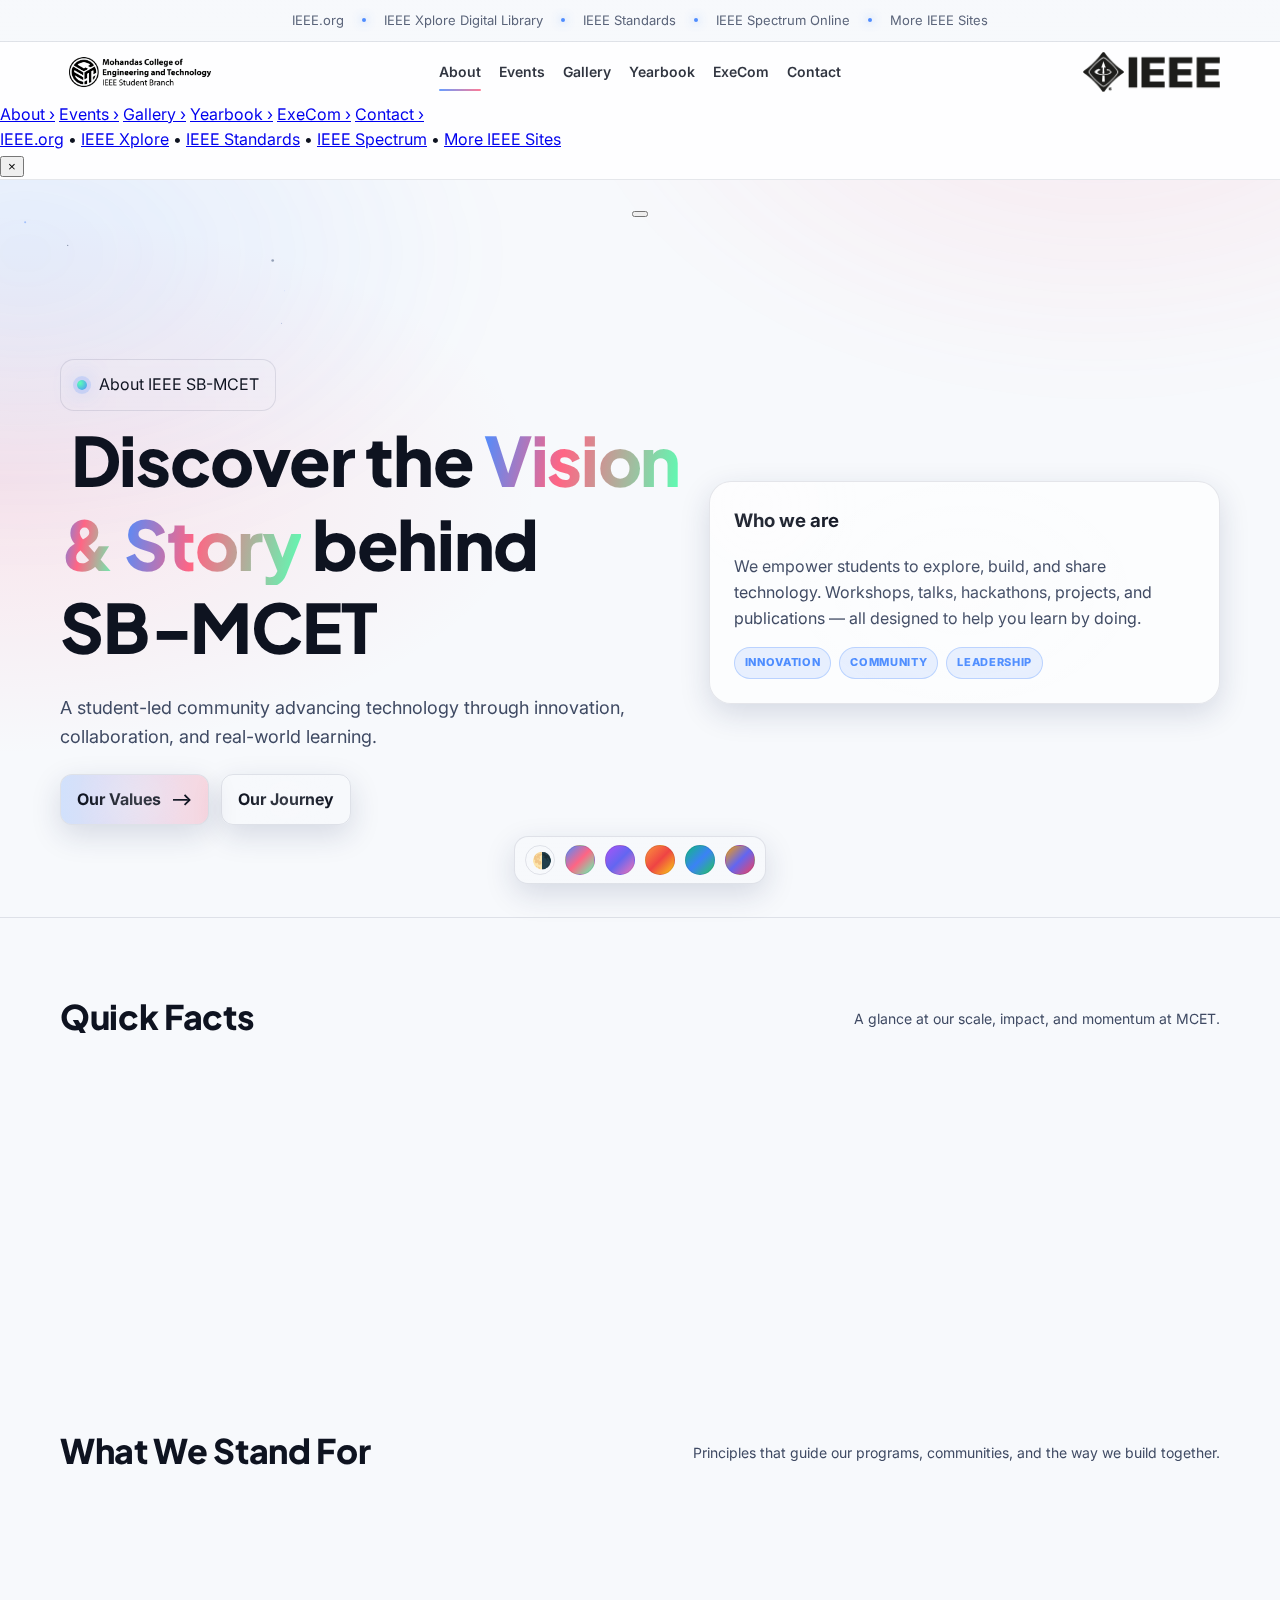
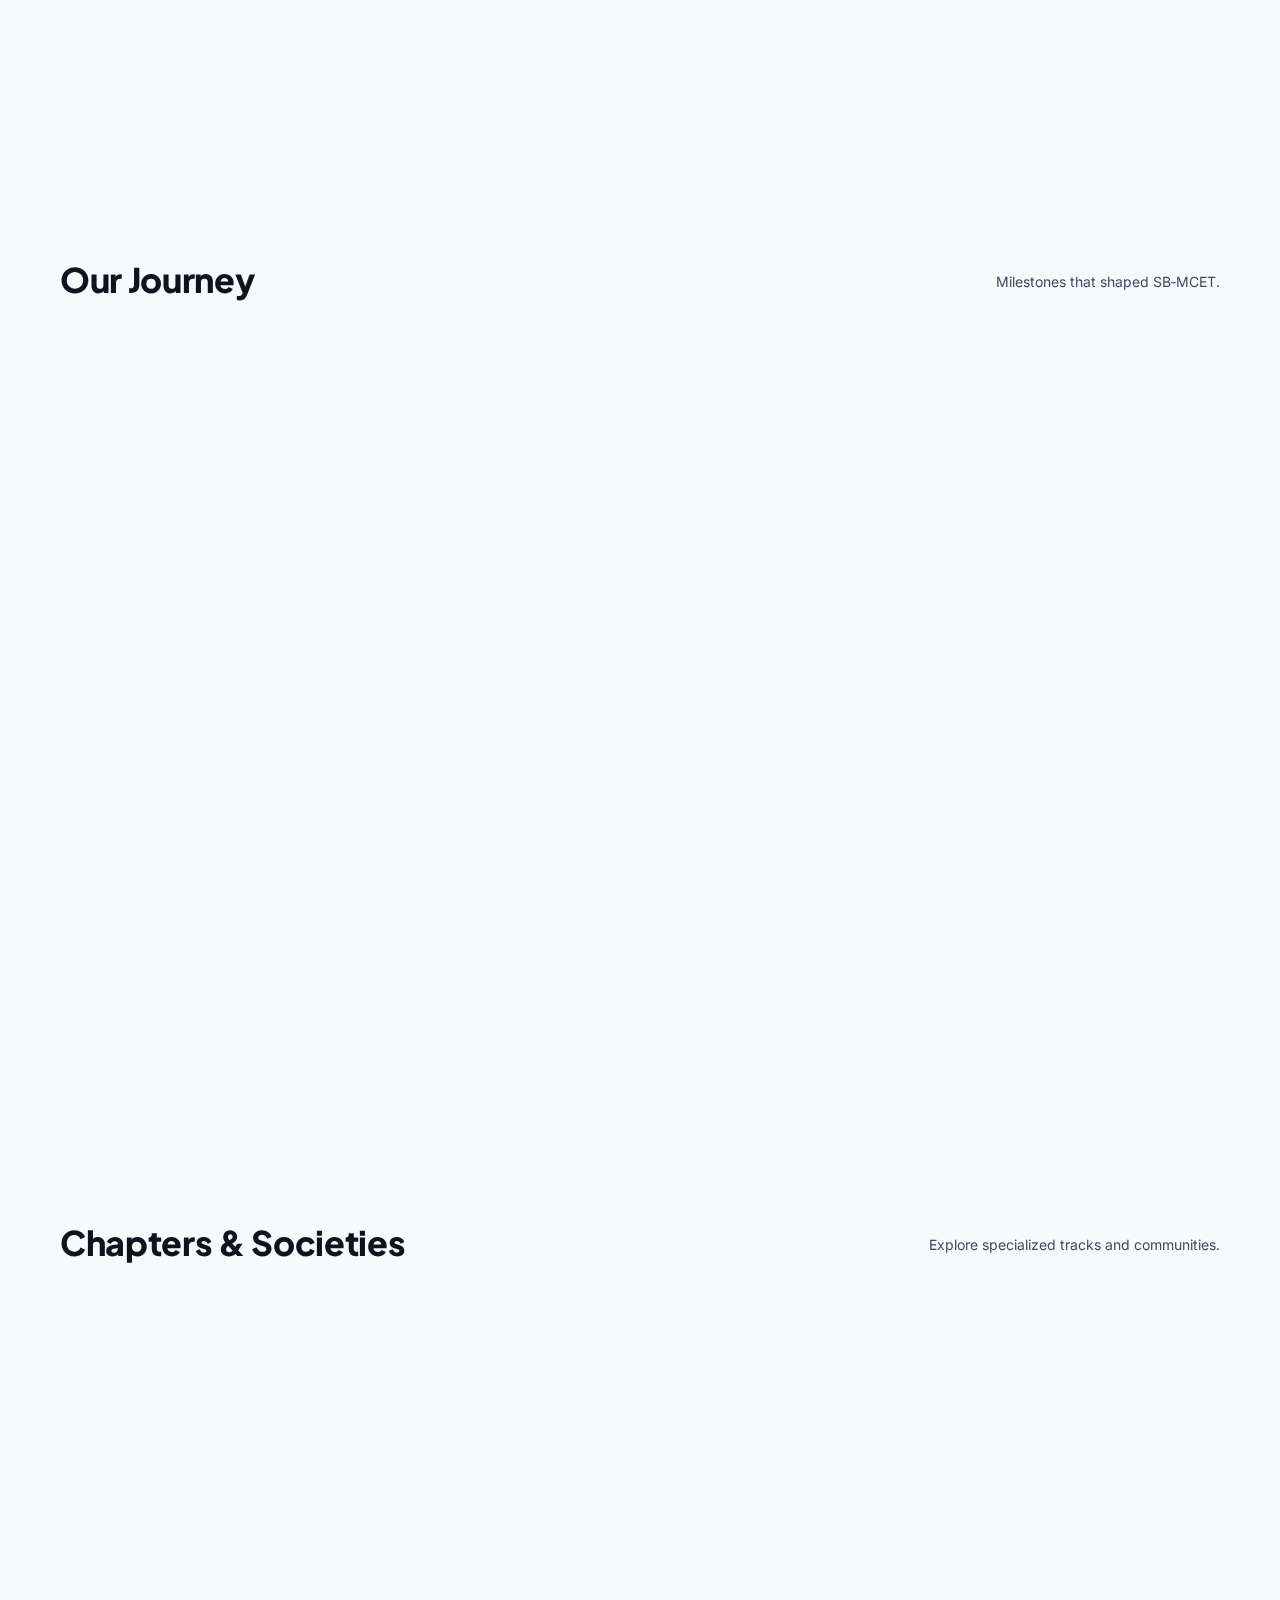
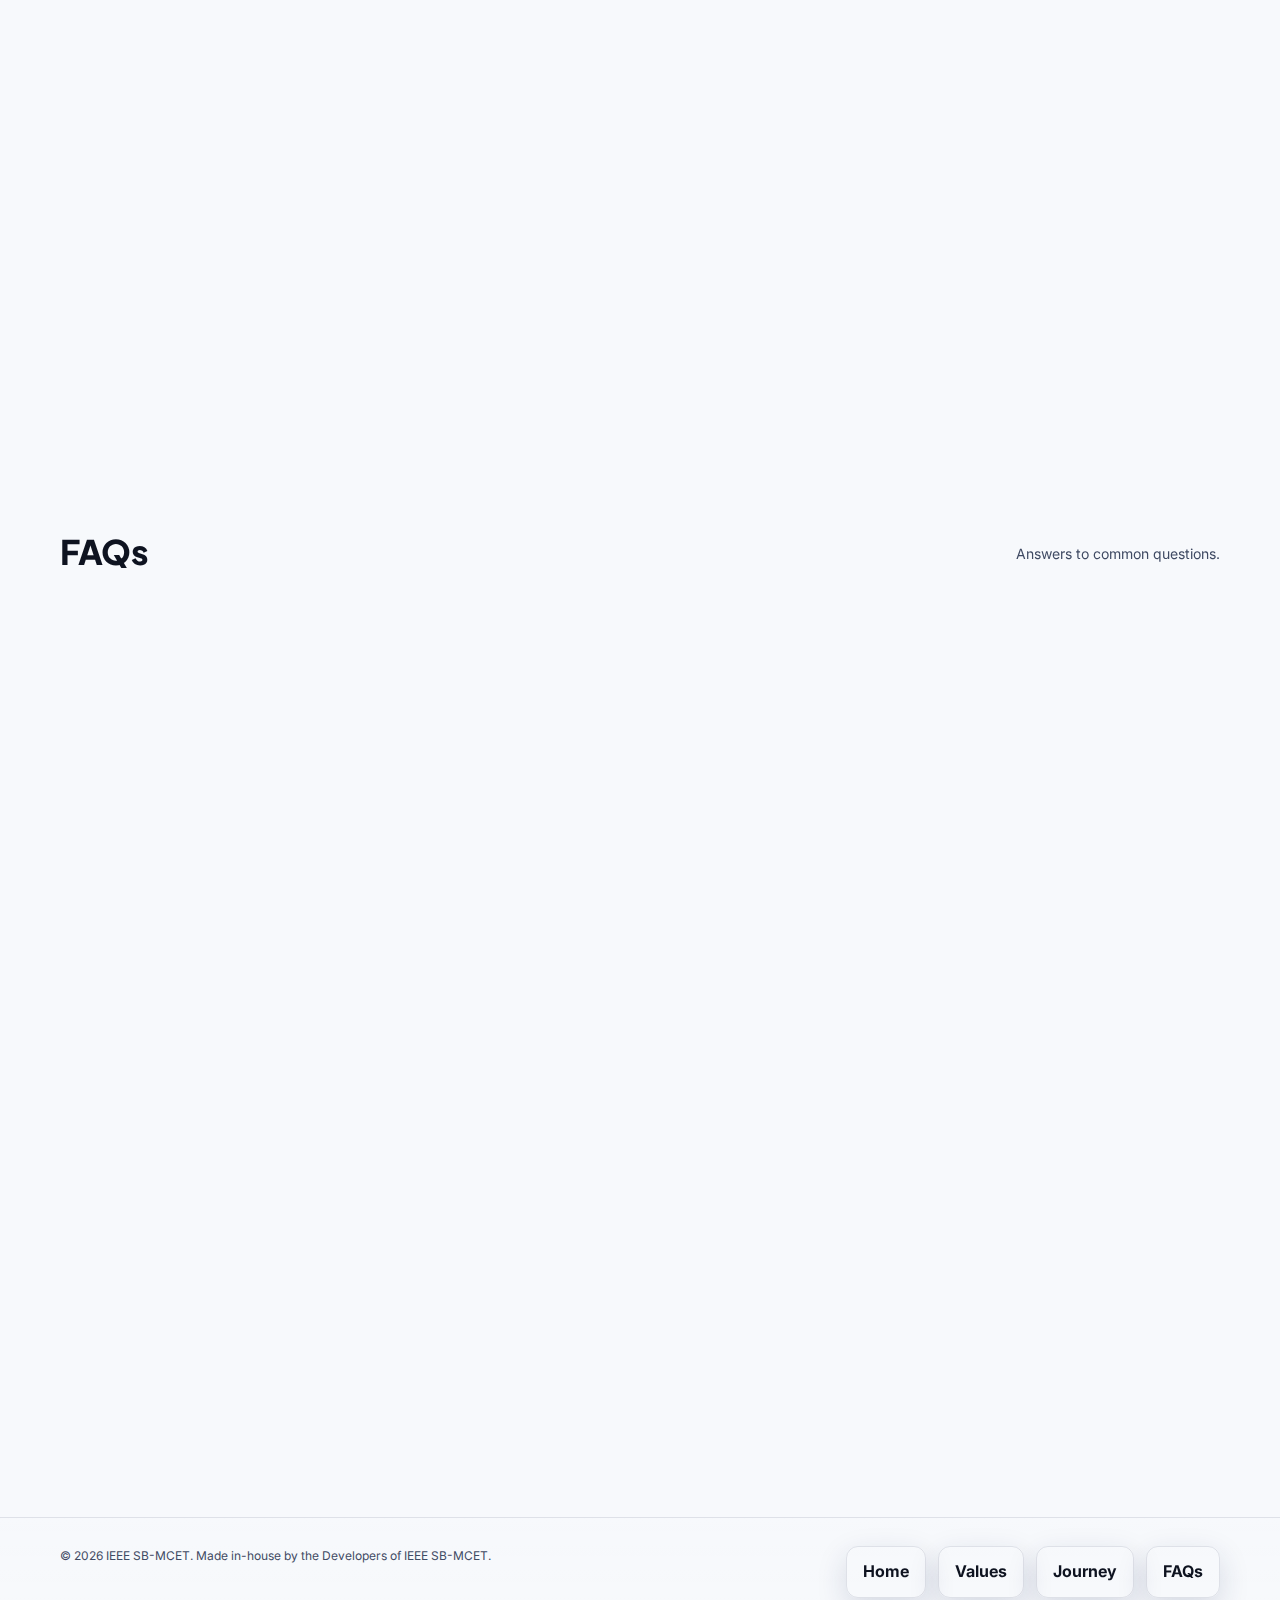
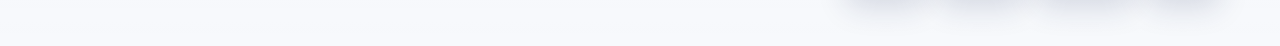
<file: about.html>
<!DOCTYPE html>
<html lang="en" data-theme="dark">
  <head>
    <meta charset="utf-8" />
    <meta
      name="viewport"
      content="width=device-width, initial-scale=1, viewport-fit=cover"
    />
    <title>About • IEEE SB-MCET</title>
    <meta
      name="description"
      content="About IEEE SB-MCET — vision, values, journey, chapters, and FAQs."
    />
    <meta name="theme-color" content="#0f1020" />
    <link rel="preconnect" href="https://fonts.googleapis.com" />
    <link rel="preconnect" href="https://fonts.gstatic.com" crossorigin />
    <link
      href="https://fonts.googleapis.com/css2?family=Inter:wght@300;400;600;700;800;900&family=Plus+Jakarta+Sans:wght@400;600;700;800&display=swap"
      rel="stylesheet"
    />
    <link rel="stylesheet" href="./style.css" />
  </head>
  <body>
       <!-- Fast logo preloader with progress -->
<div class="loader-min" id="loader" aria-hidden="true">
    <div class="loader-card logo-only lg"> 
      <span class="logo-glow" aria-hidden="true"></span>
  
      <!-- Dark theme logo -->
      <img
        class="loader-logo dark"
        src="./IEEE Logos/IEEE SB MCET LOGOS/SB Logo White.png"
        alt="IEEE SB-MCET"
        width="220"
        height="56"
      />
      <!-- Light theme logo -->
      <img
        class="loader-logo light"
        src="./IEEE Logos/IEEE SB MCET LOGOS/SB Logo Black.png"
        alt="IEEE SB-MCET"
        width="220"
        height="56"
      />
  
      <div class="min-bar" aria-hidden="true">
        <span class="min-fill" id="loaderFill" style="width: 0%"></span>
      </div>
      <div class="min-legend">
        <span id="loaderPct">0%</span>
      </div>
    </div>
  </div>
    <!-- Progress bar -->
    <div class="progress" id="progress"></div>

    <!-- Utility bar -->
    <div class="utility-bar">
      <a href="https://www.ieee.org/" aria-label="IEEE.org">IEEE.org</a>
      <span class="utility-dot"></span>
      <a href="https://ieeexplore.ieee.org/Xplore/home.jsp" aria-label="IEEE Xplore">IEEE Xplore Digital Library</a>
      <span class="utility-dot"></span>
      <a href="https://standards.ieee.org/" aria-label="IEEE Standards">IEEE Standards</a>
      <span class="utility-dot"></span>
      <a href="https://spectrum.ieee.org/" aria-label="IEEE Spectrum">IEEE Spectrum Online</a>
      <span class="utility-dot"></span>
      <a href="https://www.ieee.org/sitemap.html" aria-label="More IEEE Sites">More IEEE Sites</a>
    </div>

  <!-- Header -->
  <header class="nav" id="nav">
    <div class="nav-inner">
      <!-- Left logo -->
      <a href="#" class="logo logo-left" aria-label="IEEE SB-MCET">
        <img class="logo-img dark" src="./IEEE Logos/IEEE SB MCET LOGOS/SB Logo White.png"
          alt="IEEE SB-MCET logo (dark)" width="220" height="56" />
        <img class="logo-img light" src="./IEEE Logos/IEEE SB MCET LOGOS/SB Logo Black.png"
          alt="IEEE SB-MCET logo (light)" width="220" height="56" />
      </a>

      <nav class="menu">
        <a href="about.html">About</a>
        <a href="events.html">Events</a>
        <a href="gallery.html">Gallery</a>
        <a href="index.html#yearbook">Yearbook</a>
        <a href="execom.html">ExeCom</a>
        <a href="contact.html">Contact</a>
      </nav>

      <!-- Right logo -->
      <a href="#" class="logo logo-right" aria-label="IEEE">
        <img class="logo-img dark" src="./IEEE Logos/ieee mb white png.png" alt="IEEE MB logo (dark)" width="200"
          height="56" />
        <img class="logo-img light" src="./IEEE Logos/ieee mb black png.png" alt="IEEE MB logo (light)" width="200"
          height="56" />
      </a>
    </div>

    <!-- Mobile dropdown (nav + utility) -->
    <div class="mobile-menu" id="mobileMenu">
      <nav class="menu-mobile">
        <a href="about.html">About <span class="arrow">›</span></a>
        <a href="events.html">Events <span class="arrow">›</span></a>
        <a href="gallery.html">Gallery <span class="arrow">›</span></a>
        <a href="index.html#yearbook">Yearbook <span class="arrow">›</span></a>
        <a href="execom.html">ExeCom <span class="arrow">›</span></a>
        <a href="contact.html">Contact <span class="arrow">›</span></a>
      </nav>

      <div class="mobile-utility">
        <a href="https://www.ieee.org/">IEEE.org</a>
        <span>•</span>
        <a href="https://ieeexplore.ieee.org/Xplore/home.jsp">IEEE Xplore</a>
        <span>•</span>
        <a href="https://standards.ieee.org/">IEEE Standards</a>
        <span>•</span>
        <a href="https://spectrum.ieee.org/">IEEE Spectrum</a>
        <span>•</span>
        <a href="https://www.ieee.org/sitemap.html">More IEEE Sites</a>
      </div>

      <!-- Close button -->
      <button class="menu-close" id="menuClose" aria-label="Close menu">&times;</button>
    </div>

  </header>

    <!-- Hero -->
    <section class="hero">
      <canvas class="hero-canvas" id="space"></canvas>
      <div class="hero-gradient" aria-hidden="true"></div>
    <!-- Hamburger button -->
    <button class="menu-toggle" aria-label="Open menu">
      <span class="bar"></span>
      <span class="bar"></span>
      <span class="bar"></span>
    </button>
      <div class="hero-inner">
        <div>
          <div class="hero-badge" data-reveal>
            <span class="dot"></span>
            <span>About IEEE SB-MCET</span>
          </div>
          <h1 class="title" id="heroTitle">
            Discover the
            <span class="gradient">Vision & Story</span>
            behind SB‑MCET
          </h1>
          <p class="subtitle">
            A student-led community advancing technology through innovation,
            collaboration, and real-world learning.
          </p>
          <div class="hero-cta">
            <a class="btn btn-primary magnetic" href="#values">
              Our Values
              <span aria-hidden="true">⟶</span>
              <span class="shine"></span>
            </a>
            <a class="btn btn-ghost magnetic" href="#history">
              Our Journey
              <span class="shine"></span>
            </a>
          </div>
        </div>

        <div class="card tilt" data-reveal>
          <div class="shine"></div>
          <h3 class="card-title">Who we are</h3>
          <p class="card-text">
            We empower students to explore, build, and share technology.
            Workshops, talks, hackathons, projects, and publications — all
            designed to help you learn by doing.
          </p>
          <div class="chips">
            <span class="chip">Innovation</span>
            <span class="chip">Community</span>
            <span class="chip">Leadership</span>
          </div>
        </div>
      </div>
    </section>

    <!-- Quick Facts -->
    <section id="facts">
      <div class="container">
        <div class="section-head">
          <h2 class="section-title">Quick Facts</h2>
          <p class="section-sub">
            A glance at our scale, impact, and momentum at MCET.
          </p>
        </div>
        <div class="stats stagger">
          <div class="card stat">
            <div class="num" data-count="150">0</div>
            <div class="label">Active Members</div>
          </div>
          <div class="card stat">
            <div class="num" data-count="35">0</div>
            <div class="label">Events This Year</div>
          </div>
          <div class="card stat">
            <div class="num" data-count="12">0</div>
            <div class="label">Workshops & Talks</div>
          </div>
          <div class="card stat">
            <div class="num" data-count="8">0</div>
            <div class="label">Project Teams</div>
          </div>
          <div class="card stat">
            <div class="num" data-count="4">0</div>
            <div class="label">Chapters & Societies</div>
          </div>
          <div class="card stat">
            <div class="num" data-count="3">0</div>
            <div class="label">Flagship Events</div>
          </div>
        </div>
      </div>
    </section>

    <!-- Values -->
    <section id="values">
      <div class="container">
        <div class="section-head">
          <h2 class="section-title">What We Stand For</h2>
          <p class="section-sub">
            Principles that guide our programs, communities, and the way we
            build together.
          </p>
        </div>

        <div class="values-grid">
          <div class="card value tilt" data-reveal>
            <div class="shine"></div>
            <div class="value-icon">⚡</div>
            <h3 class="value-title">Innovation</h3>
            <p class="section-sub">
              Build, prototype, iterate — explore cutting-edge technology through
              hands-on practice.
            </p>
          </div>

          <div class="card value tilt" data-reveal>
            <div class="shine"></div>
            <div class="value-icon">🤝</div>
            <h3 class="value-title">Collaboration</h3>
            <p class="section-sub">
              Multidisciplinary teams, peer learning, and mentorship are at our
              core.
            </p>
          </div>

          <div class="card value tilt" data-reveal>
            <div class="shine"></div>
            <div class="value-icon">🧭</div>
            <h3 class="value-title">Leadership</h3>
            <p class="section-sub">
              We lead by doing — running events, shipping projects, supporting
              others to grow.
            </p>
          </div>

          <div class="card value tilt" data-reveal>
            <div class="shine"></div>
            <div class="value-icon">🌍</div>
            <h3 class="value-title">Impact</h3>
            <p class="section-sub">
              From campus to community — initiatives that create real outcomes.
            </p>
          </div>
        </div>
      </div>
    </section>

    <!-- Journey -->
    <section id="history">
      <div class="container">
        <div class="section-head">
          <h2 class="section-title">Our Journey</h2>
          <p class="section-sub">Milestones that shaped SB‑MCET.</p>
        </div>

        <div class="timeline">
          <div class="titem" data-reveal>
            <div class="tnode"></div>
            <div class="tcard card tilt">
              <div class="shine"></div>
              <div class="tmeta"><span class="tbadge">2021</span></div>
              <h3 class="tTitle">Rebooted Student Branch</h3>
              <p class="section-sub">
                Relaunched with a renewed vision, a core volunteer team, and a
                focus on hands‑on learning.
              </p>
            </div>
          </div>

          <div class="titem" data-reveal>
            <div class="tnode"></div>
            <div class="tcard card tilt">
              <div class="shine"></div>
              <div class="tmeta"><span class="tbadge">2022</span></div>
              <h3 class="tTitle">Chapters & Societies</h3>
              <p class="section-sub">
                Expanded with WIE and other societies enabling focused tracks in
                AI, comms, and design.
              </p>
            </div>
          </div>

          <div class="titem" data-reveal>
            <div class="tnode"></div>
            <div class="tcard card tilt">
              <div class="shine"></div>
              <div class="tmeta"><span class="tbadge">2023</span></div>
              <h3 class="tTitle">Flagship Events</h3>
              <p class="section-sub">
                College‑wide workshops and tech events — GFX, GPT 101, and more.
              </p>
            </div>
          </div>

          <div class="titem" data-reveal>
            <div class="tnode"></div>
            <div class="tcard card tilt">
              <div class="shine"></div>
              <div class="tmeta"><span class="tbadge">2024</span></div>
              <h3 class="tTitle">Projects & Publications</h3>
              <p class="section-sub">
                Project teams formed around AI, comms, embedded, and design,
                shipping open work and articles.
              </p>
            </div>
          </div>
        </div>
      </div>
    </section>

    <!-- Chapters -->
    <section id="chapters">
      <div class="container">
        <div class="section-head">
          <h2 class="section-title">Chapters & Societies</h2>
          <p class="section-sub">Explore specialized tracks and communities.</p>
        </div>

        <div class="chapters-grid">
          <div class="card chapter tilt" data-reveal>
            <div class="shine"></div>
            <div
              class="chapter-img"
              style="--img: url('asset/wir.png')"
            ></div>
            <h3 class="chapter-title">WIE — Women in Engineering</h3>
            <p class="section-sub">
              Inclusive space and opportunities for women in tech.
            </p>
            <div class="chips">
              <span class="chip">Mentorship</span>
              <span class="chip">Talks</span>
            </div>
          </div>

          <div class="card chapter tilt" data-reveal>
            <div class="shine"></div>
            <div
              class="chapter-img"
              style="--img: url('asset/pes.png')"
            ></div>
            <h3 class="chapter-title">PES • Power & Energy Society</h3>
            <p class="section-sub">
              Advancing technologies in power, energy, and sustainability
            </p>
            <div class="chips">
              <span class="chip">PowerAndEnergy</span>
              <span class="chip">Embedded</span>
            </div>
          </div>

          <div class="card chapter tilt" data-reveal>
            <div class="shine"></div>
            <div
              class="chapter-img"
              style="--img: url('asset/cs.png')"
            ></div>
            <h3 class="chapter-title">CS • Computer Society</h3>
            <p class="section-sub">
              Algorithms, systems, open source — build with modern tools.
            </p>
            <div class="chips">
              <span class="chip">AI/ML</span>
              <span class="chip">Systems</span>
            </div>
          </div>


        </div>
      </div>
    </section>

    <!-- FAQs -->
    <section id="faqs">
      <div class="container">
        <div class="section-head">
          <h2 class="section-title">FAQs</h2>
          <p class="section-sub">Answers to common questions.</p>
        </div>

        <div class="faq">
          <div class="faq-item card" data-reveal>
            <button class="faq-q" aria-expanded="false">
              Who can join IEEE SB-MCET?
              <span class="faq-toggle">+</span>
            </button>
            <div class="faq-a">
              Any MCET student passionate about technology — across years and
              disciplines — is welcome.
            </div>
          </div>

          <div class="faq-item card" data-reveal>
            <button class="faq-q" aria-expanded="false">
              Do I need prior experience?
              <span class="faq-toggle">+</span>
            </button>
            <div class="faq-a">
              No. We have beginner‑friendly workshops, mentorship, and projects
              to help you learn by doing.
            </div>
          </div>

          <div class="faq-item card" data-reveal>
            <button class="faq-q" aria-expanded="false">
              How do I propose a session?
              <span class="faq-toggle">+</span>
            </button>
            <div class="faq-a">
              Use the Contact section on the home page with your topic and
              outline — we’ll help you host it.
            </div>
          </div>

          <div class="faq-item card" data-reveal>
            <button class="faq-q" aria-expanded="false">
              How can I join a project team?
              <span class="faq-toggle">+</span>
            </button>
            <div class="faq-a">
              Watch for project calls on our channels — or pitch an idea and
              we’ll help you form a team.
            </div>
          </div>
        </div>
      </div>
    </section>

    <!-- CTA -->
    <section id="cta">
      <div class="container">
        <div class="card media-card" data-reveal>
          <div
            class="media-img tilt"
            style="background:
              linear-gradient(135deg, rgba(var(--accent-3),.22), rgba(var(--accent),.2)),
              url('https://picsum.photos/seed/join/1200/800') center/cover no-repeat;"
          >
            <div class="shine"></div>
          </div>
          <div class="media-body">
            <h3 class="card-title">Ready to build with us?</h3>
            <p class="section-sub">
              Join the IEEE Student Branch at MCET and be part of a community
              that ships ideas — not just slides.
            </p>
            <div class="hero-cta">
              <a class="btn btn-primary magnetic" href="index.html#contact">
                Get Involved
                <span class="shine"></span>
              </a>
              <a class="btn btn-ghost magnetic" href="index.html#events">
                Explore Events
                <span class="shine"></span>
              </a>
            </div>
          </div>
        </div>
      </div>
    </section>

    <!-- Footer -->
    <footer>
      <div class="footer-inner">
        <div class="credit">
          © <span id="year"></span> IEEE SB-MCET. Made in-house by the
          Developers of IEEE SB-MCET.
        </div>
        <div class="footer-links">
          <a class="btn btn-ghost magnetic" href="index.html">Home</a>
          <a class="btn btn-ghost magnetic" href="#values">Values</a>
          <a class="btn btn-ghost magnetic" href="#history">Journey</a>
          <a class="btn btn-ghost magnetic" href="#faqs">FAQs</a>
        </div>
      </div>
    </footer>

    <!-- Bottom color switcher (uses existing CSS/JS) -->
    <div class="switcher" id="switcher" role="group" aria-label="Color switcher">
      <button class="swatch theme" id="switchTheme" title="Toggle theme">🌗</button>
      <button class="swatch ocean" data-preset="ocean" title="Ocean"></button>
      <button class="swatch violet" data-preset="violet" title="Violet"></button>
      <button class="swatch sunset" data-preset="sunset" title="Sunset"></button>
      <button class="swatch emerald" data-preset="emerald" title="Emerald"></button>
      <button class="swatch amber" data-preset="amber" title="Amber"></button>
    </div>

    <!-- Custom cursor -->
    <div class="cursor" id="cursor"></div>

    <script src="./script.js"></script>
  </body>
</html>
</file>
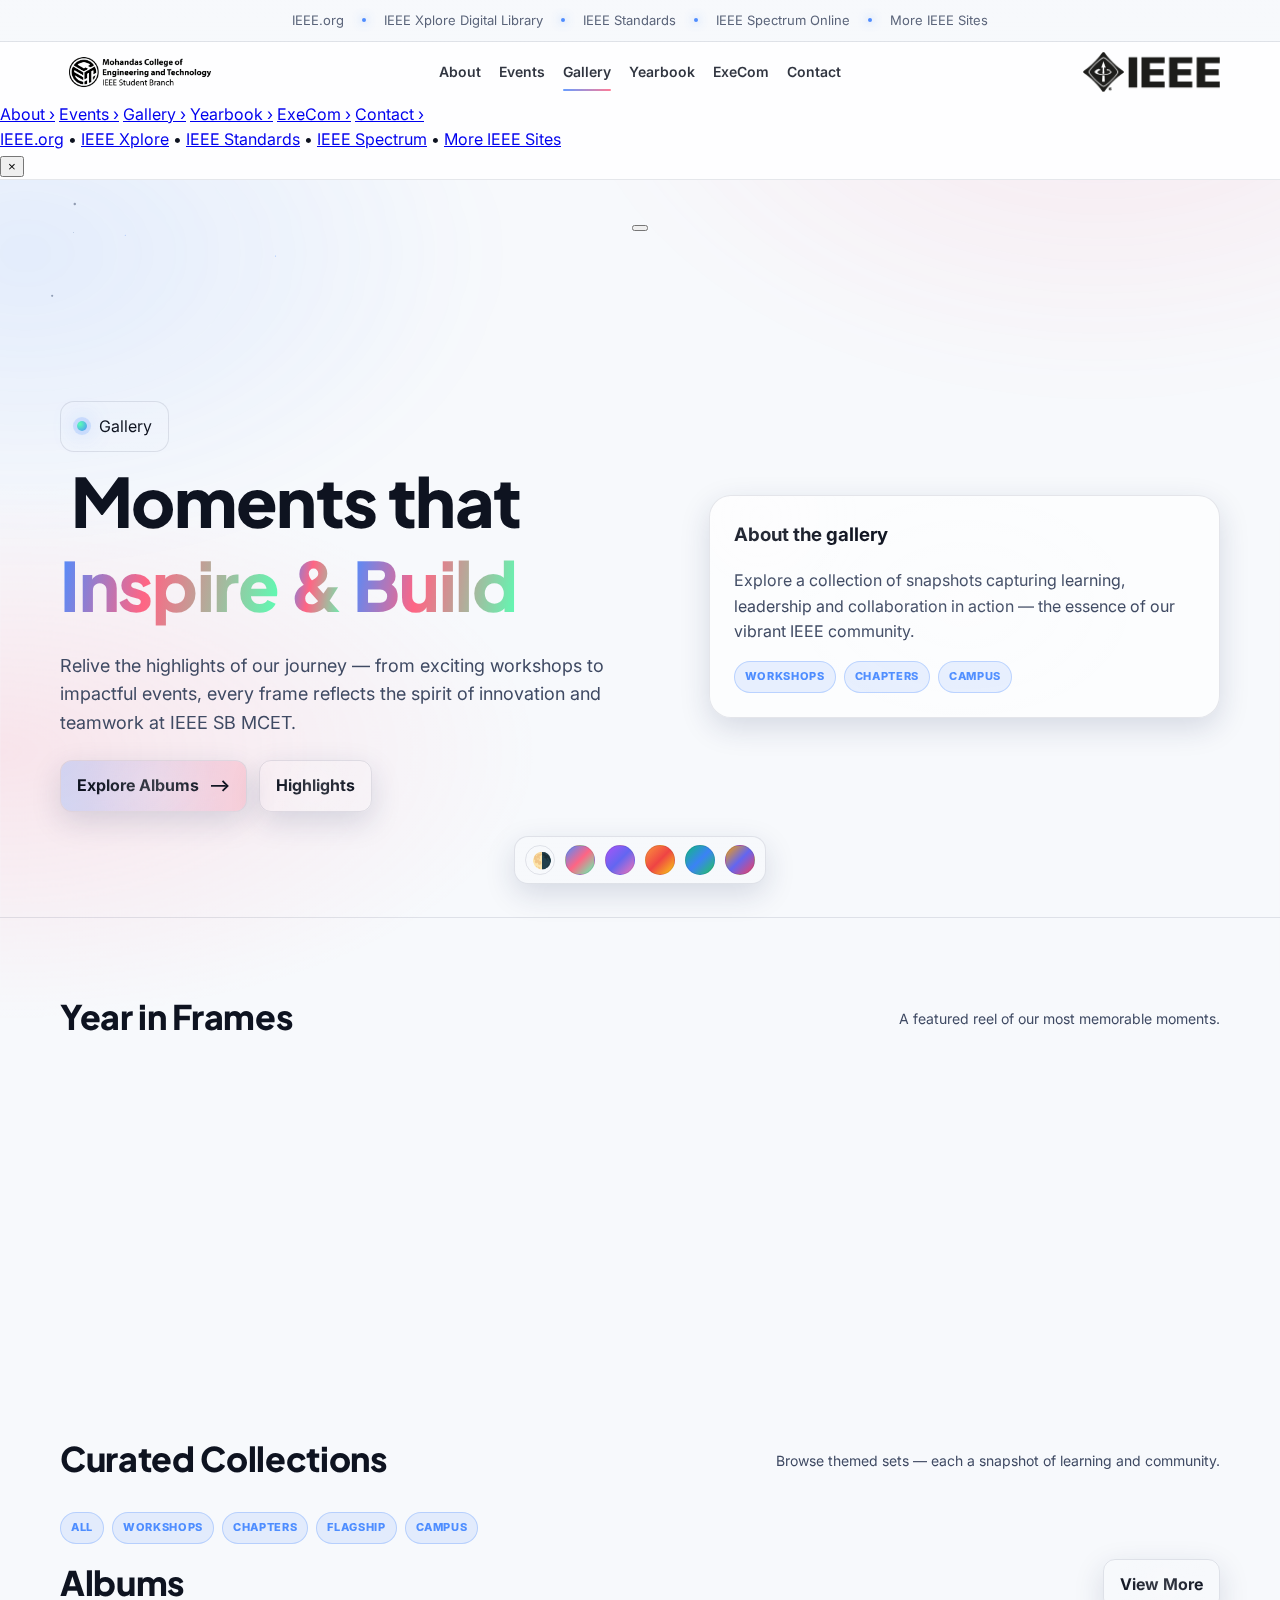
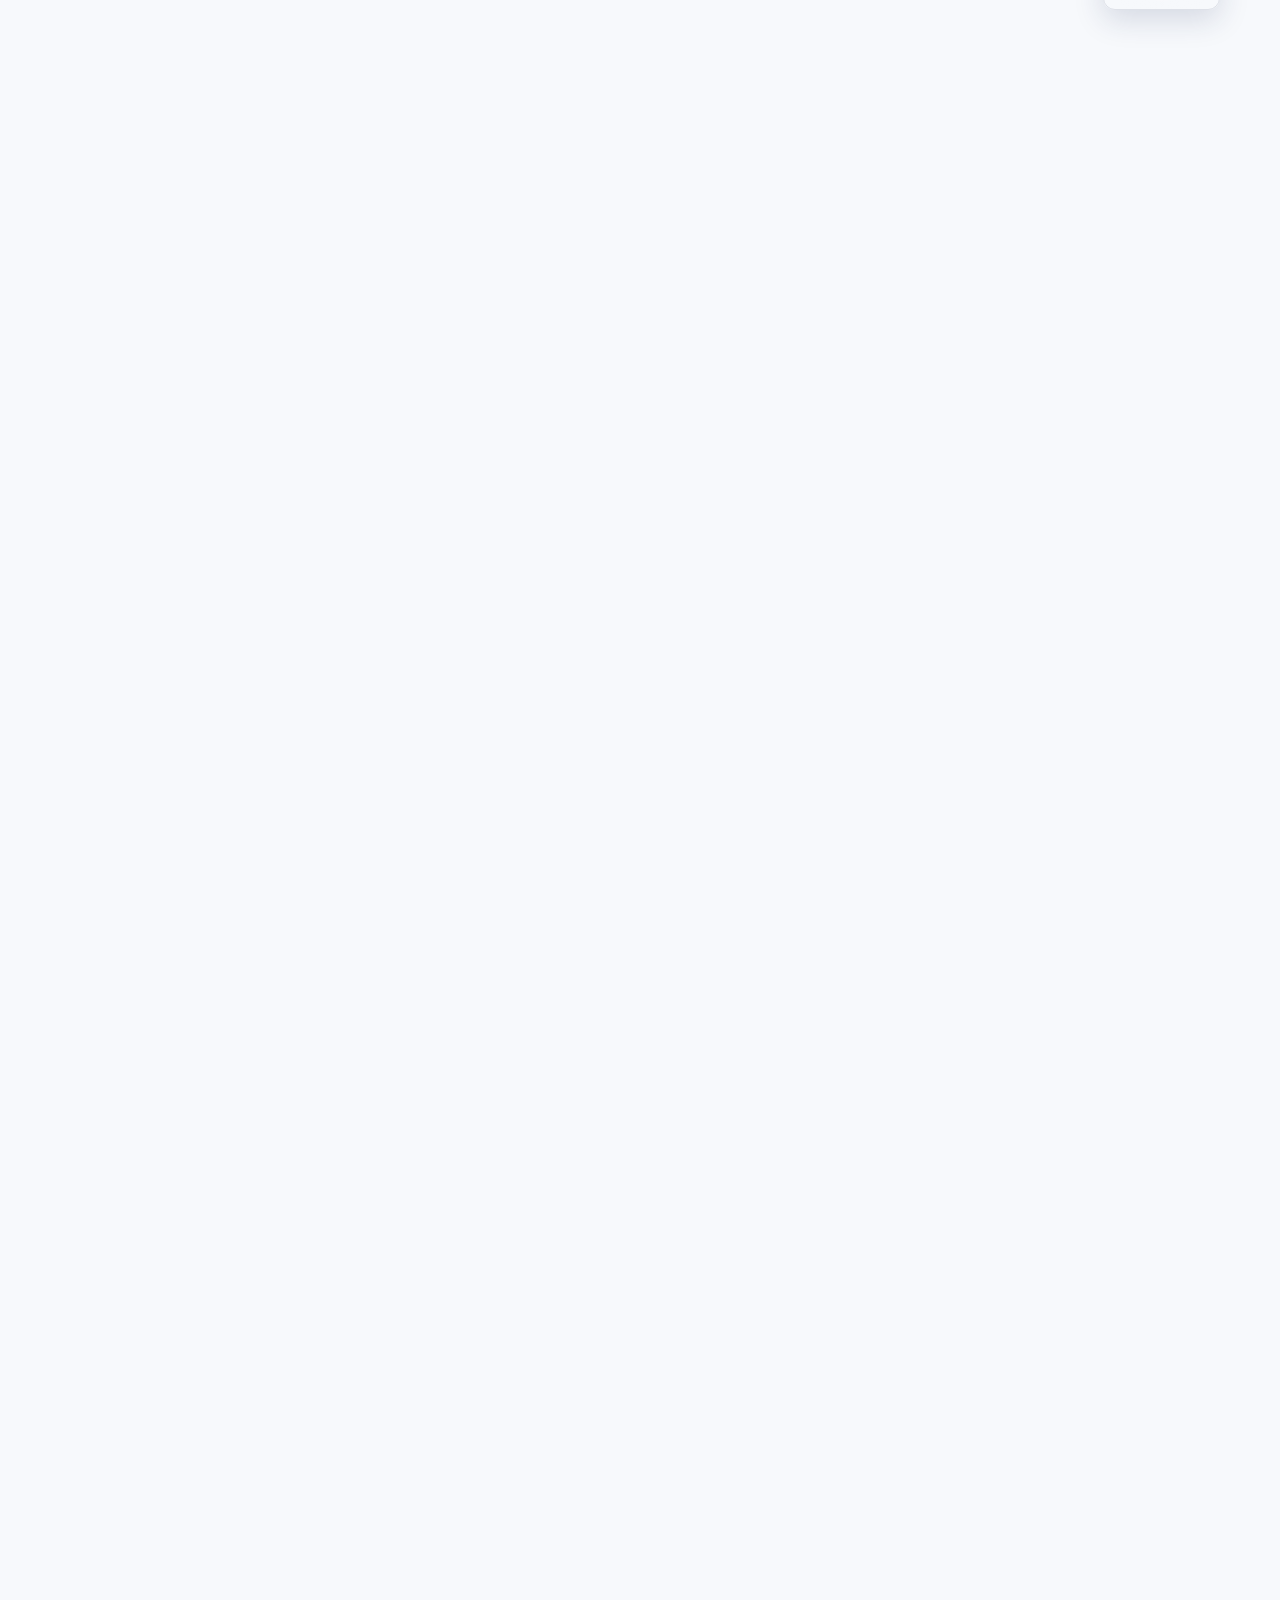
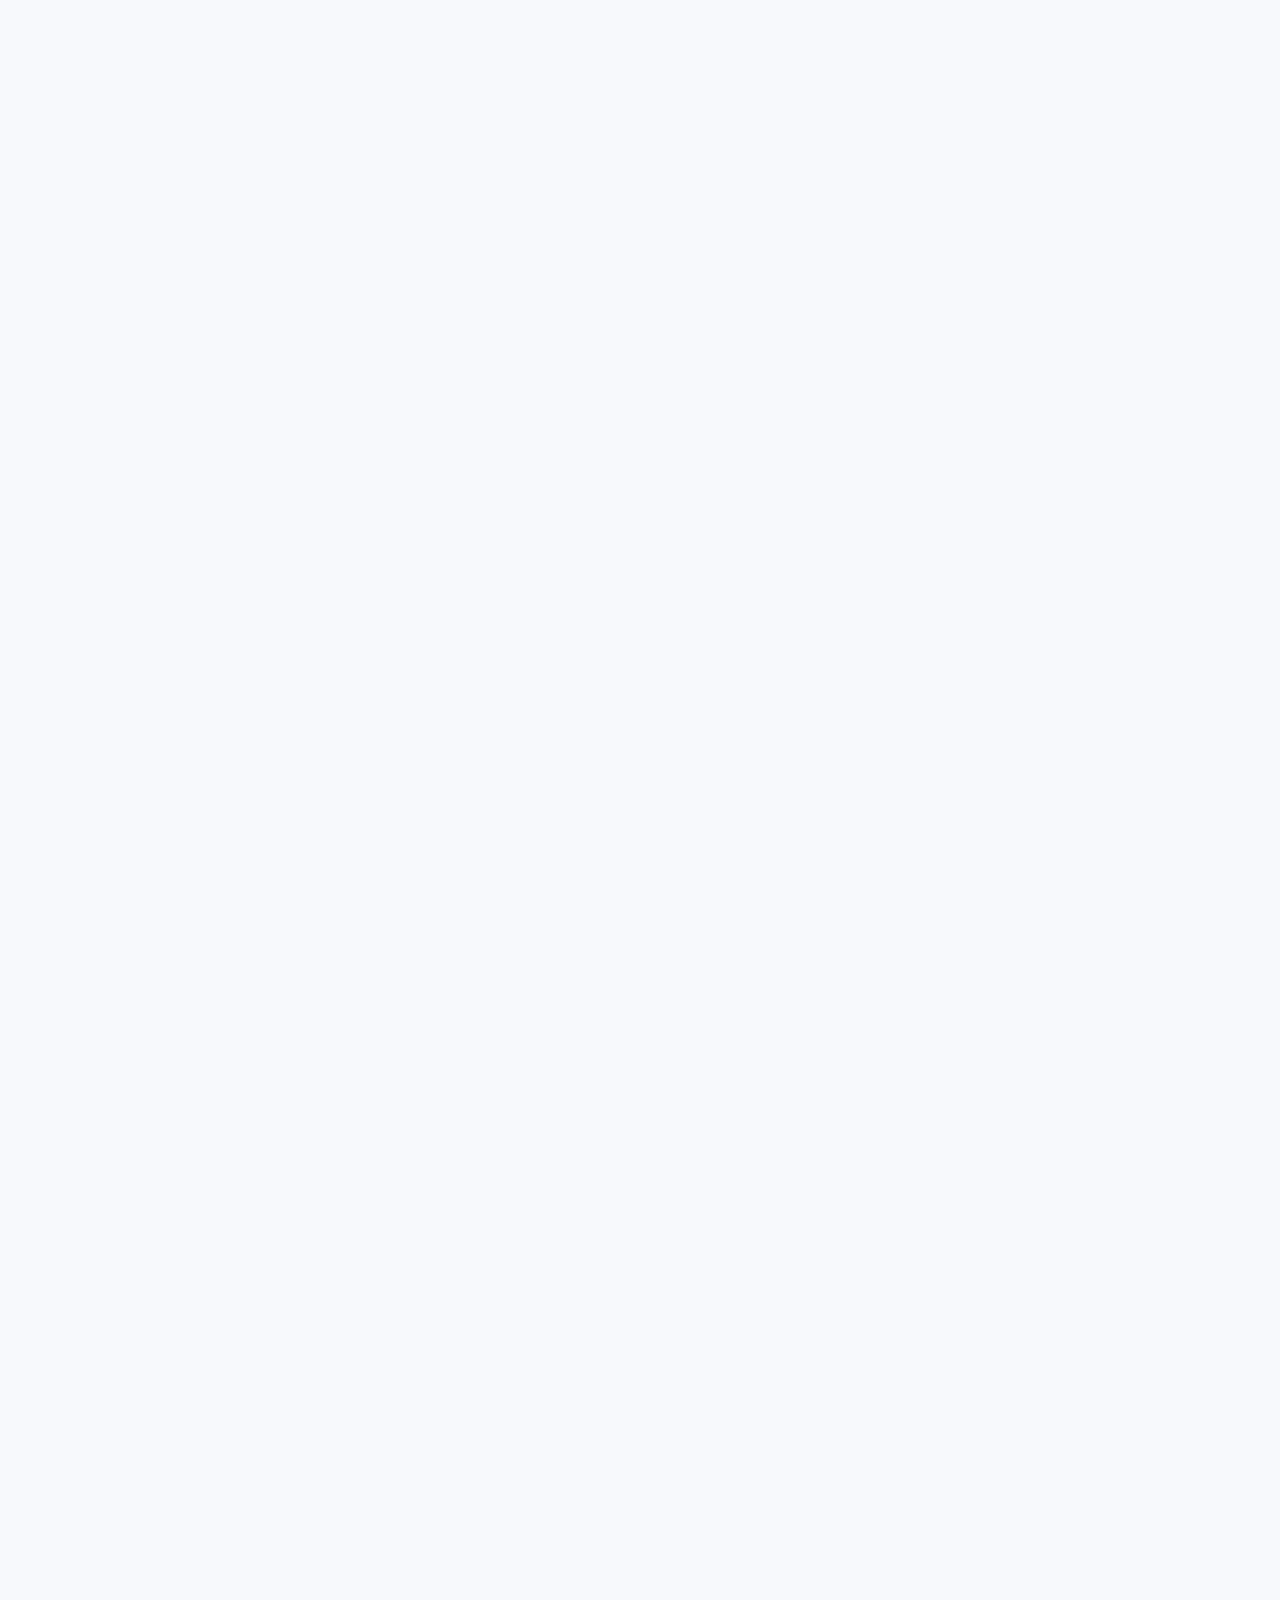
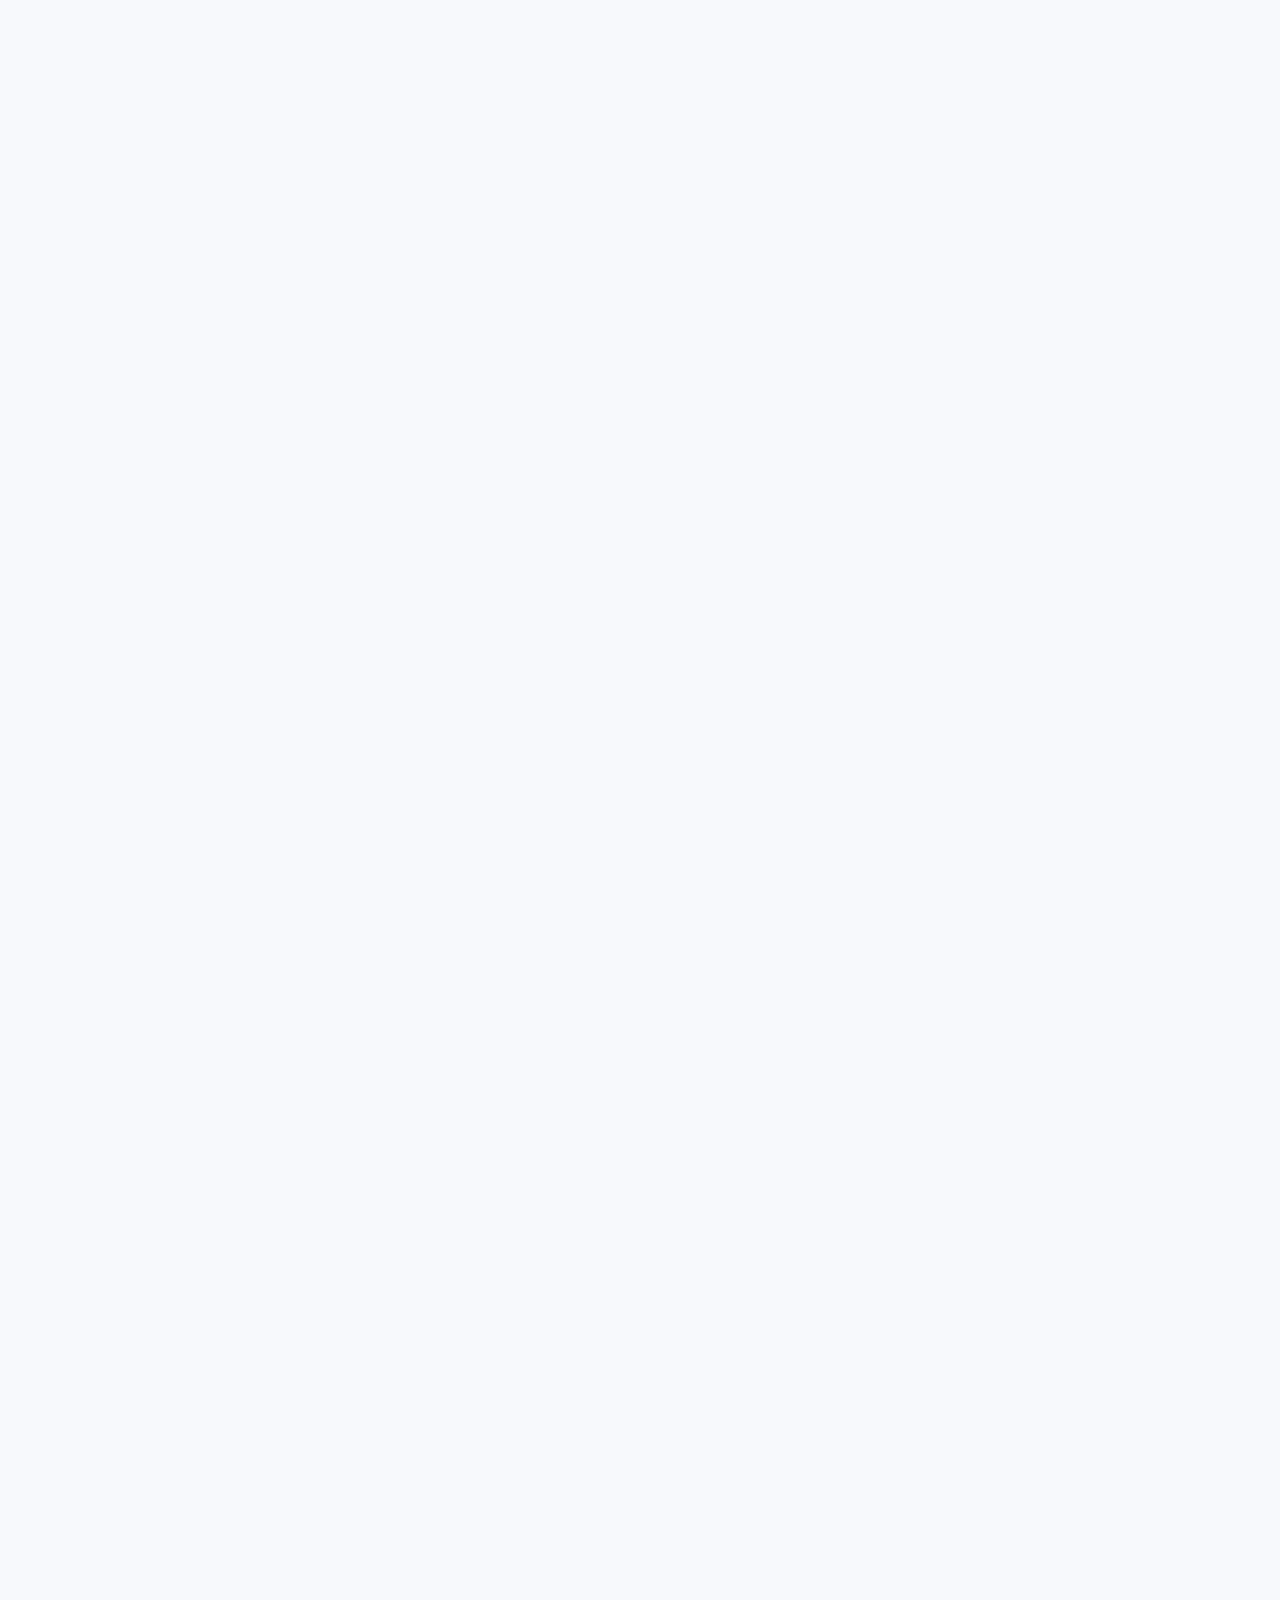
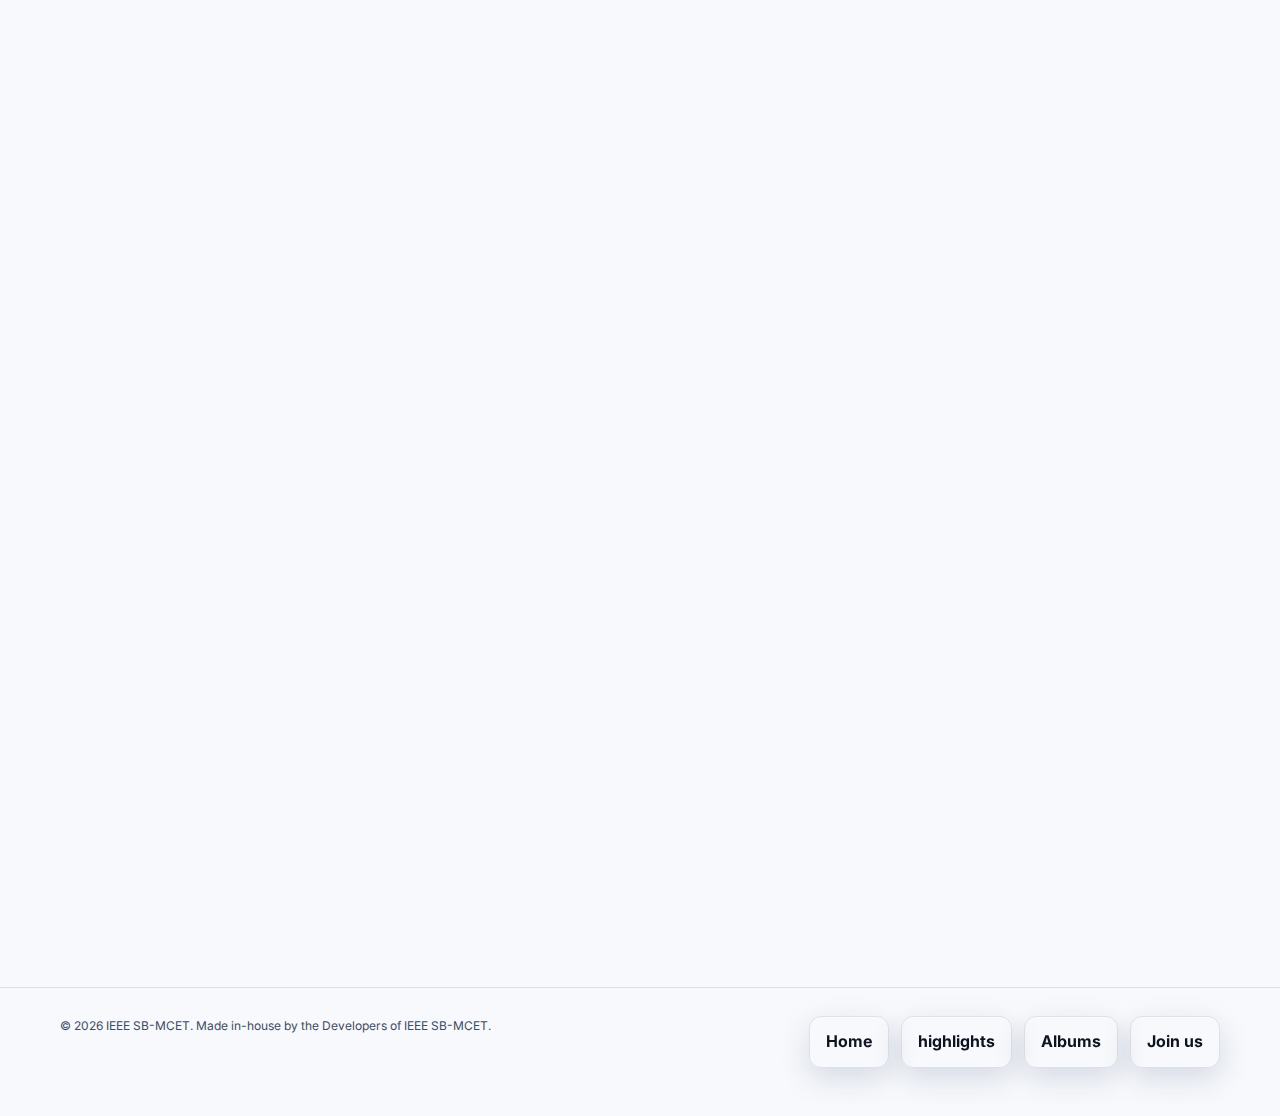
<file: gallery.html>
<!DOCTYPE html>
<html lang="en" data-theme="dark">
  <head>
    <meta charset="utf-8" />
    <meta
      name="viewport"
      content="width=device-width, initial-scale=1, viewport-fit=cover"
    />
    <title>Gallery • IEEE SB-MCET</title>
    <meta
      name="description"
      content="IEEE SB-MCET Gallery — events, workshops, chapters, and
      campus moments."
    />
    <meta name="theme-color" content="#0f1020" />
    <link rel="preconnect" href="https://fonts.googleapis.com" />
    <link rel="preconnect" href="https://fonts.gstatic.com" crossorigin />
    <link
      href="https://fonts.googleapis.com/css2?family=Inter:wght@300;400;600;700;800;900&family=Plus+Jakarta+Sans:wght@400;600;700;800&display=swap"
      rel="stylesheet"
    />
    <link rel="stylesheet" href="./style.css" />
  </head>
  <body>
       <!-- Fast logo preloader with progress -->
<div class="loader-min" id="loader" aria-hidden="true">
    <div class="loader-card logo-only lg"> 
      <span class="logo-glow" aria-hidden="true"></span>
  
      <!-- Dark theme logo -->
      <img
        class="loader-logo dark"
        src="./IEEE Logos/IEEE SB MCET LOGOS/SB Logo White.png"
        alt="IEEE SB-MCET"
        width="220"
        height="56"
      />
      <!-- Light theme logo -->
      <img
        class="loader-logo light"
        src="./IEEE Logos/IEEE SB MCET LOGOS/SB Logo Black.png"
        alt="IEEE SB-MCET"
        width="220"
        height="56"
      />
  
      <div class="min-bar" aria-hidden="true">
        <span class="min-fill" id="loaderFill" style="width: 0%"></span>
      </div>
      <div class="min-legend">
        <span id="loaderPct">0%</span>
      </div>
    </div>
  </div>
    <!-- Progress bar -->
    <div class="progress" id="progress"></div>

    <!-- Utility bar -->
    <div class="utility-bar">
      <a href="https://www.ieee.org/" aria-label="IEEE.org">IEEE.org</a>
      <span class="utility-dot"></span>
      <a href="https://ieeexplore.ieee.org/Xplore/home.jsp" aria-label="IEEE Xplore">IEEE Xplore Digital Library</a>
      <span class="utility-dot"></span>
      <a href="https://standards.ieee.org/" aria-label="IEEE Standards">IEEE Standards</a>
      <span class="utility-dot"></span>
      <a href="https://spectrum.ieee.org/" aria-label="IEEE Spectrum">IEEE Spectrum Online</a>
      <span class="utility-dot"></span>
      <a href="https://www.ieee.org/sitemap.html" aria-label="More IEEE Sites">More IEEE Sites</a>
    </div>


    <!-- Header -->
  <header class="nav" id="nav">
    <div class="nav-inner">
      <!-- Left logo -->
      <a href="index.html" class="logo logo-left" aria-label="IEEE SB-MCET">
        <img class="logo-img dark" src="./IEEE Logos/IEEE SB MCET LOGOS/SB Logo White.png"
          alt="IEEE SB-MCET logo (dark)" width="220" height="56" />
        <img class="logo-img light" src="./IEEE Logos/IEEE SB MCET LOGOS/SB Logo Black.png"
          alt="IEEE SB-MCET logo (light)" width="220" height="56" />
      </a>
      
      <nav class="menu">
        <a href="about.html">About</a>
        <a href="events.html">Events</a>
        <a href="gallery.html">Gallery</a>
        <a href="index.html#yearbook">Yearbook</a>
        <a href="execom.html">ExeCom</a>
        <a href="contact.html">Contact</a>
      </nav>

      <!-- Right logo -->
      <a href="#" class="logo logo-right" aria-label="IEEE">
        <img class="logo-img dark" src="./IEEE Logos/ieee mb white png.png" alt="IEEE MB logo (dark)" width="200"
          height="56" />
        <img class="logo-img light" src="./IEEE Logos/ieee mb black png.png" alt="IEEE MB logo (light)" width="200"
          height="56" />
      </a>
    </div>

    <!-- Mobile dropdown (nav + utility) -->
    <div class="mobile-menu" id="mobileMenu">
      <nav class="menu-mobile">
        <a href="about.html">About <span class="arrow">›</span></a>
        <a href="events.html">Events <span class="arrow">›</span></a>
        <a href="gallery.html">Gallery <span class="arrow">›</span></a>
        <a href="index.html#yearbook">Yearbook <span class="arrow">›</span></a>
        <a href="execom.html">ExeCom <span class="arrow">›</span></a>
        <a href="contact.html">Contact <span class="arrow">›</span></a>
      </nav>

      <div class="mobile-utility">
        <a href="https://www.ieee.org/">IEEE.org</a>
        <span>•</span>
        <a href="https://ieeexplore.ieee.org/Xplore/home.jsp">IEEE Xplore</a>
        <span>•</span>
        <a href="https://standards.ieee.org/">IEEE Standards</a>
        <span>•</span>
        <a href="https://spectrum.ieee.org/">IEEE Spectrum</a>
        <span>•</span>
        <a href="https://www.ieee.org/sitemap.html">More IEEE Sites</a>
      </div>

      <!-- Close button -->
      <button class="menu-close" id="menuClose" aria-label="Close menu">&times;</button>
    </div>

  </header>

    <!-- Hero -->
    <section class="hero">
      <canvas class="hero-canvas" id="space"></canvas>
      <div class="hero-gradient" aria-hidden="true"></div>

          <!-- Hamburger button -->
    <button class="menu-toggle" aria-label="Open menu">
      <span class="bar"></span>
      <span class="bar"></span>
      <span class="bar"></span>
    </button>
    
      <div class="hero-inner">
        <div>
          <div class="hero-badge" data-reveal>
            <span class="dot"></span>
            <span>Gallery</span>
          </div>
          <h1 class="title" id="heroTitle">
            Moments that
            <span class="gradient">Inspire & Build</span>
          </h1>
          <p class="subtitle">
           Relive the highlights of our journey — from exciting workshops to impactful events, 
           every frame reflects the spirit of innovation and teamwork at IEEE SB MCET.
          </p>
          <div class="hero-cta">
            <a class="btn btn-primary magnetic" href="#albums">
              Explore Albums
              <span aria-hidden="true">⟶</span>
              <span class="shine"></span>
            </a>
            <a class="btn btn-ghost magnetic" href="#highlights">
              Highlights
              <span class="shine"></span>
            </a>
          </div>
        </div>

        <div class="card tilt" data-reveal>
          <div class="shine"></div>
          <h3 class="card-title">About the gallery</h3>
          <p class="card-text">
            Explore a collection of snapshots capturing learning, leadership and
             collaboration in action — the essence of our vibrant IEEE community.
          </p>
          <div class="chips">
            <span class="chip">Workshops</span>
            <span class="chip">Chapters</span>
            <span class="chip">Campus</span>
          </div>
        </div>
      </div>
    </section>

    <!-- Highlights (hero album) -->
    <section id="highlights">
      <div class="container">
        <div class="section-head">
          <h2 class="section-title">Year in Frames</h2>
          <p class="section-sub">
            A featured reel of our most memorable moments.
          </p>
        </div>

        <div class="card media-card" data-reveal>
          <div
            class="media-img tilt"
            style="background:
              linear-gradient(135deg, rgba(var(--accent-2),.22),
              rgba(var(--accent),.2)),
              url('asset/hignlight.png')
              center/cover no-repeat;"
          >
            <div class="shine"></div>
          </div>
          <div class="media-body">
            <h3 class="card-title">Highlights Reel — 2024–25</h3>
            <p class="section-sub">
              Workshops, talks, and campus-wide initiatives captured by our
              volunteers and media team.
            </p>
            <div class="hero-cta">
              <a class="btn btn-primary magnetic" href="#albums">
                View Albums
                <span class="shine"></span>
              </a>
              <a class="btn btn-ghost magnetic" href="events.html">
                Explore Events
                <span class="shine"></span>
              </a>
            </div>
          </div>
        </div>
      </div>
    </section>

    <!-- Albums -->
    <section id="albums">
      <div class="container">
        <div class="section-head">
          <h2 class="section-title">Curated Collections</h2>
          <p class="section-sub">
            Browse themed sets — each a snapshot of learning and community.
          </p>
        </div>

        <!-- Filters (static chips; style only) -->
        <div class="chips" style="margin-bottom: 12px">
          <a class="chip" href="#albums">All</a>
          <a class="chip" href="#albums">Workshops</a>
          <a class="chip" href="#albums">Chapters</a>
          <a class="chip" href="#albums">Flagship</a>
          <a class="chip" href="#albums">Campus</a>
        </div>

        <!-- Flagship -->
        <div class="section-head" id="flagship" style="margin-top: 12px">
          <h3 class="section-title">Albums</h3>
          <a class="btn btn-ghost magnetic" id="showMoreBtn" href="#">
            View More
            <span class="shine"></span>
          </a>
        </div>
        <div class="gallery-grid img-select" data-reveal>

           <a class="tile tilt">
            <div class="shine"></div>
            <img alt="Gallery image 58" src="./gallery/gallery (60).jpeg" />
          </a>

           <a class="tile tilt">
            <div class="shine"></div>
            <img alt="Gallery image 58" src="./gallery/gallery (59).jpeg" />
          </a>
          <a class="tile tilt">
            <div class="shine"></div>
            <img alt="Gallery image 58" src="./gallery/gallery (58).jpeg" />
          </a>
          <a class="tile tilt">
            <div class="shine"></div>
            <img alt="Gallery image 57" src="./gallery/gallery (57).jpeg" />
          </a>
          <a class="tile tilt">
            <div class="shine"></div>
            <img alt="Gallery image 56" src="./gallery/gallery (56).jpeg" />
          </a>
          <a class="tile tilt">
            <div class="shine"></div>
            <img alt="Gallery image 55" src="./gallery/gallery (55).jpeg" />
          </a>
          <a class="tile tilt">
            <div class="shine"></div>
            <img alt="Gallery image 54" src="./gallery/gallery (54).jpeg" />
          </a>
          <a class="tile tilt">
            <div class="shine"></div>
            <img alt="Gallery image 53" src="./gallery/gallery (53).jpeg" />
          </a>
          <a class="tile tilt">
            <div class="shine"></div>
            <img alt="Gallery image 52" src="./gallery/gallery (52).jpeg" />
          </a>
          <a class="tile tilt">
            <div class="shine"></div>
            <img alt="Gallery image 51" src="./gallery/gallery (51).jpeg" />
          </a>
          <a class="tile tilt">
            <div class="shine"></div>
            <img alt="Gallery image 50" src="./gallery/gallery (50).jpeg" />
          </a>
          <a class="tile tilt">
            <div class="shine"></div>
            <img alt="Gallery image 49" src="./gallery/gallery (49).jpeg" />
          </a>
          <a class="tile tilt">
            <div class="shine"></div>
            <img alt="Gallery image 48" src="./gallery/gallery (48).jpeg" />
          </a>
          <a class="tile tilt">
            <div class="shine"></div>
            <img alt="Gallery image 47" src="./gallery/gallery (47).jpg" />
          </a>
          <a class="tile tilt">
            <div class="shine"></div>
            <img alt="Gallery image 46" src="./gallery/gallery (46).jpg" />
          </a>
          <a class="tile tilt">
            <div class="shine"></div>
            <img alt="Gallery image 45" src="./gallery/gallery (45).jpg" />
          </a>
          <a class="tile tilt">
            <div class="shine"></div>
            <img alt="Gallery image 44" src="./gallery/gallery (44).jpg" />
          </a>
          <a class="tile tilt">
            <div class="shine"></div>
            <img alt="Gallery image 43" src="./gallery/gallery (43).jpg" />
          </a>
          <a class="tile tilt">
            <div class="shine"></div>
            <img alt="Gallery image 42" src="./gallery/gallery (42).jpg" />
          </a>
          <a class="tile tilt">
            <div class="shine"></div>
            <img alt="Gallery image 41" src="./gallery/gallery (41).jpg" />
          </a>
          <a class="tile tilt">
            <div class="shine"></div>
            <img alt="Gallery image 40" src="./gallery/gallery (40).jpg" />
          </a>
          <a class="tile tilt">
            <div class="shine"></div>
            <img alt="Gallery image 39" src="./gallery/gallery (39).jpg" />
          </a>
          <a class="tile tilt">
            <div class="shine"></div>
            <img alt="Gallery image 38" src="./gallery/gallery (38).jpg" />
          </a>
          <a class="tile tilt">
            <div class="shine"></div>
            <img alt="Gallery image 37" src="./gallery/gallery (37).jpg" />
          </a>
          <a class="tile tilt">
            <div class="shine"></div>
            <img alt="Gallery image 36" src="./gallery/gallery (36).jpg" />
          </a>
          <a class="tile tilt">
            <div class="shine"></div>
            <img alt="Gallery image 35" src="./gallery/gallery (35).jpg" />
          </a>
          <a class="tile tilt">
            <div class="shine"></div>
            <img alt="Gallery image 34" src="./gallery/gallery (34).jpg" />
          </a>
          <a class="tile tilt">
            <div class="shine"></div>
            <img alt="Gallery image 33" src="./gallery/gallery (33).jpg" />
          </a>
          <a class="tile tilt">
            <div class="shine"></div>
            <img alt="Gallery image 32" src="./gallery/gallery (32).jpg" />
          </a>
          <a class="tile tilt">
            <div class="shine"></div>
            <img alt="Gallery image 31" src="./gallery/gallery (31).jpg" />
          </a>
          <a class="tile tilt">
            <div class="shine"></div>
            <img alt="Gallery image 30" src="./gallery/gallery (30).jpg" />
          </a>
          <a class="tile tilt">
            <div class="shine"></div>
            <img alt="Gallery image 29" src="./gallery/gallery (29).jpg" />
          </a>
          <a class="tile tilt">
            <div class="shine"></div>
            <img alt="Gallery image 28" src="./gallery/gallery (28).jpg" />
          </a>
          <a class="tile tilt">
            <div class="shine"></div>
            <img alt="Gallery image 27" src="./gallery/gallery (27).jpg" />
          </a>
          <a class="tile tilt">
            <div class="shine"></div>
            <img alt="Gallery image 26" src="./gallery/gallery (26).jpg" />
          </a>
          <a class="tile tilt">
            <div class="shine"></div>
            <img alt="Gallery image 25" src="./gallery/gallery (25).jpg" />
          </a>
          <a class="tile tilt">
            <div class="shine"></div>
            <img alt="Gallery image 24" src="./gallery/gallery (24).jpg" />
          </a>
          <a class="tile tilt">
            <div class="shine"></div>
            <img alt="Gallery image 23" src="./gallery/gallery (23).jpg" />
          </a>
          <a class="tile tilt">
            <div class="shine"></div>
            <img alt="Gallery image 22" src="./gallery/gallery (22).jpg" />
          </a>
          <a class="tile tilt">
            <div class="shine"></div>
            <img alt="Gallery image 21" src="./gallery/gallery (21).jpg" />
          </a>
          <a class="tile tilt">
            <div class="shine"></div>
            <img alt="Gallery image 20" src="./gallery/gallery (20).jpg" />
          </a>
          <a class="tile tilt">
            <div class="shine"></div>
            <img alt="Gallery image 19" src="./gallery/gallery (19).jpg" />
          </a>
          <a class="tile tilt">
            <div class="shine"></div>
            <img alt="Gallery image 18" src="./gallery/gallery (18).jpg" />
          </a>
          <a class="tile tilt">
            <div class="shine"></div>
            <img alt="Gallery image 17" src="./gallery/gallery (17).jpg" />
          </a>
          <a class="tile tilt">
            <div class="shine"></div>
            <img alt="Gallery image 16" src="./gallery/gallery (16).jpg" />
          </a>
          <a class="tile tilt">
            <div class="shine"></div>
            <img alt="Gallery image 15" src="./gallery/gallery (15).jpg" />
          </a>
          <a class="tile tilt">
            <div class="shine"></div>
            <img alt="Gallery image 14" src="./gallery/gallery (14).jpg" />
          </a>
          <a class="tile tilt">
            <div class="shine"></div>
            <img alt="Gallery image 13" src="./gallery/gallery (13).jpg" />
          </a>
          <a class="tile tilt">
            <div class="shine"></div>
            <img alt="Gallery image 12" src="./gallery/gallery (12).jpg" />
          </a>
          <a class="tile tilt">
            <div class="shine"></div>
            <img alt="Gallery image 11" src="./gallery/gallery (11).jpg" />
          </a>
          <a class="tile tilt">
            <div class="shine"></div>
            <img alt="Gallery image 10" src="./gallery/gallery (10).jpg" />
          </a>
          <a class="tile tilt">
            <div class="shine"></div>
            <img alt="Gallery image 9" src="./gallery/gallery (9).jpg" />
          </a>
          <a class="tile tilt">
            <div class="shine"></div>
            <img alt="Gallery image 8" src="./gallery/gallery (8).jpg" />
          </a>
          <a class="tile tilt">
            <div class="shine"></div>
            <img alt="Gallery image 7" src="./gallery/gallery (7).jpg" />
          </a>
          <a class="tile tilt">
            <div class="shine"></div>
            <img alt="Gallery image 6" src="./gallery/gallery (6).jpg" />
          </a>
          <a class="tile tilt">
            <div class="shine"></div>
            <img alt="Gallery image 5" src="./gallery/gallery (5).jpg" />
          </a>
          <a class="tile tilt">
            <div class="shine"></div>
            <img alt="Gallery image 4" src="./gallery/gallery (4).jpg" />
          </a>
          <a class="tile tilt">
            <div class="shine"></div>
            <img alt="Gallery image 3" src="./gallery/gallery (3).jpg" />
          </a>
          <a class="tile tilt">
            <div class="shine"></div>
            <img alt="Gallery image 2" src="./gallery/gallery (2).jpg" />
          </a>
          <a class="tile tilt">
            <div class="shine"></div>
            <img alt="Gallery image 1" src="./gallery/gallery (1).jpg" />
          </a>
        </div>

 

      <!-- Lightbox -->
      <div class="lightbox" id="lightbox" aria-modal="true" role="dialog">
        <img alt="Expanded gallery image" id="lightboxImg" />
      </div>
    </section>

    <!-- CTA -->
    <section id="cta">
      <div class="container">
        <div class="card media-card" data-reveal>
          <div
            class="media-img tilt"
            style="background:
              linear-gradient(135deg, rgba(var(--accent-3),.22),
              rgba(var(--accent),.2)),
              url('asset/got photo to share.png')
              center/cover no-repeat;"
          >
            <div class="shine"></div>
          </div>
          <div class="media-body">
            <h3 class="card-title">Got photos to share?</h3>
            <p class="section-sub">
              Help us document our journey. Submit your best shots from events
              and projects — get featured in the next update.
            </p>
            <div class="hero-cta">
              <a class="btn btn-primary magnetic" href="#">
                Submit Photos
                <span class="shine"></span>
              </a>
              <a class="btn btn-ghost magnetic" href="#highlights">
                See Highlights
                <span class="shine"></span>
              </a>
            </div>
          </div>
        </div>
      </div>
    </section>

    <!-- Footer -->
    <footer>
      <div class="footer-inner">
        <div class="credit">
          © <span id="year"></span> IEEE SB-MCET. Made in-house by the
          Developers of IEEE SB-MCET.
        </div>
        <div class="footer-links">
          <a class="btn btn-ghost magnetic" href="index.html">Home</a>
          <a class="btn btn-ghost magnetic" href="#highlights">highlights</a>
          <a class="btn btn-ghost magnetic" href="#albums">Albums</a>
          <a class="btn btn-ghost magnetic" href="contact.html">Join us</a>
        </div>
      </div>
    </footer>

    <!-- Bottom color switcher -->
    <div
      class="switcher"
      id="switcher"
      role="group"
      aria-label="Color switcher"
    >
      <button class="swatch theme" id="switchTheme" title="Toggle theme">
        🌗
      </button>
      <button class="swatch ocean" data-preset="ocean" title="Ocean"></button>
      <button class="swatch violet" data-preset="violet" title="Violet"></button>
      <button class="swatch sunset" data-preset="sunset" title="Sunset"></button>
      <button class="swatch emerald" data-preset="emerald" title="Emerald">
      </button>
      <button class="swatch amber" data-preset="amber" title="Amber"></button>
    </div>

    <!-- Custom cursor -->
    <div class="cursor" id="cursor"></div>

    <script src="./script.js"></script>
  </body>
</html>
</file>
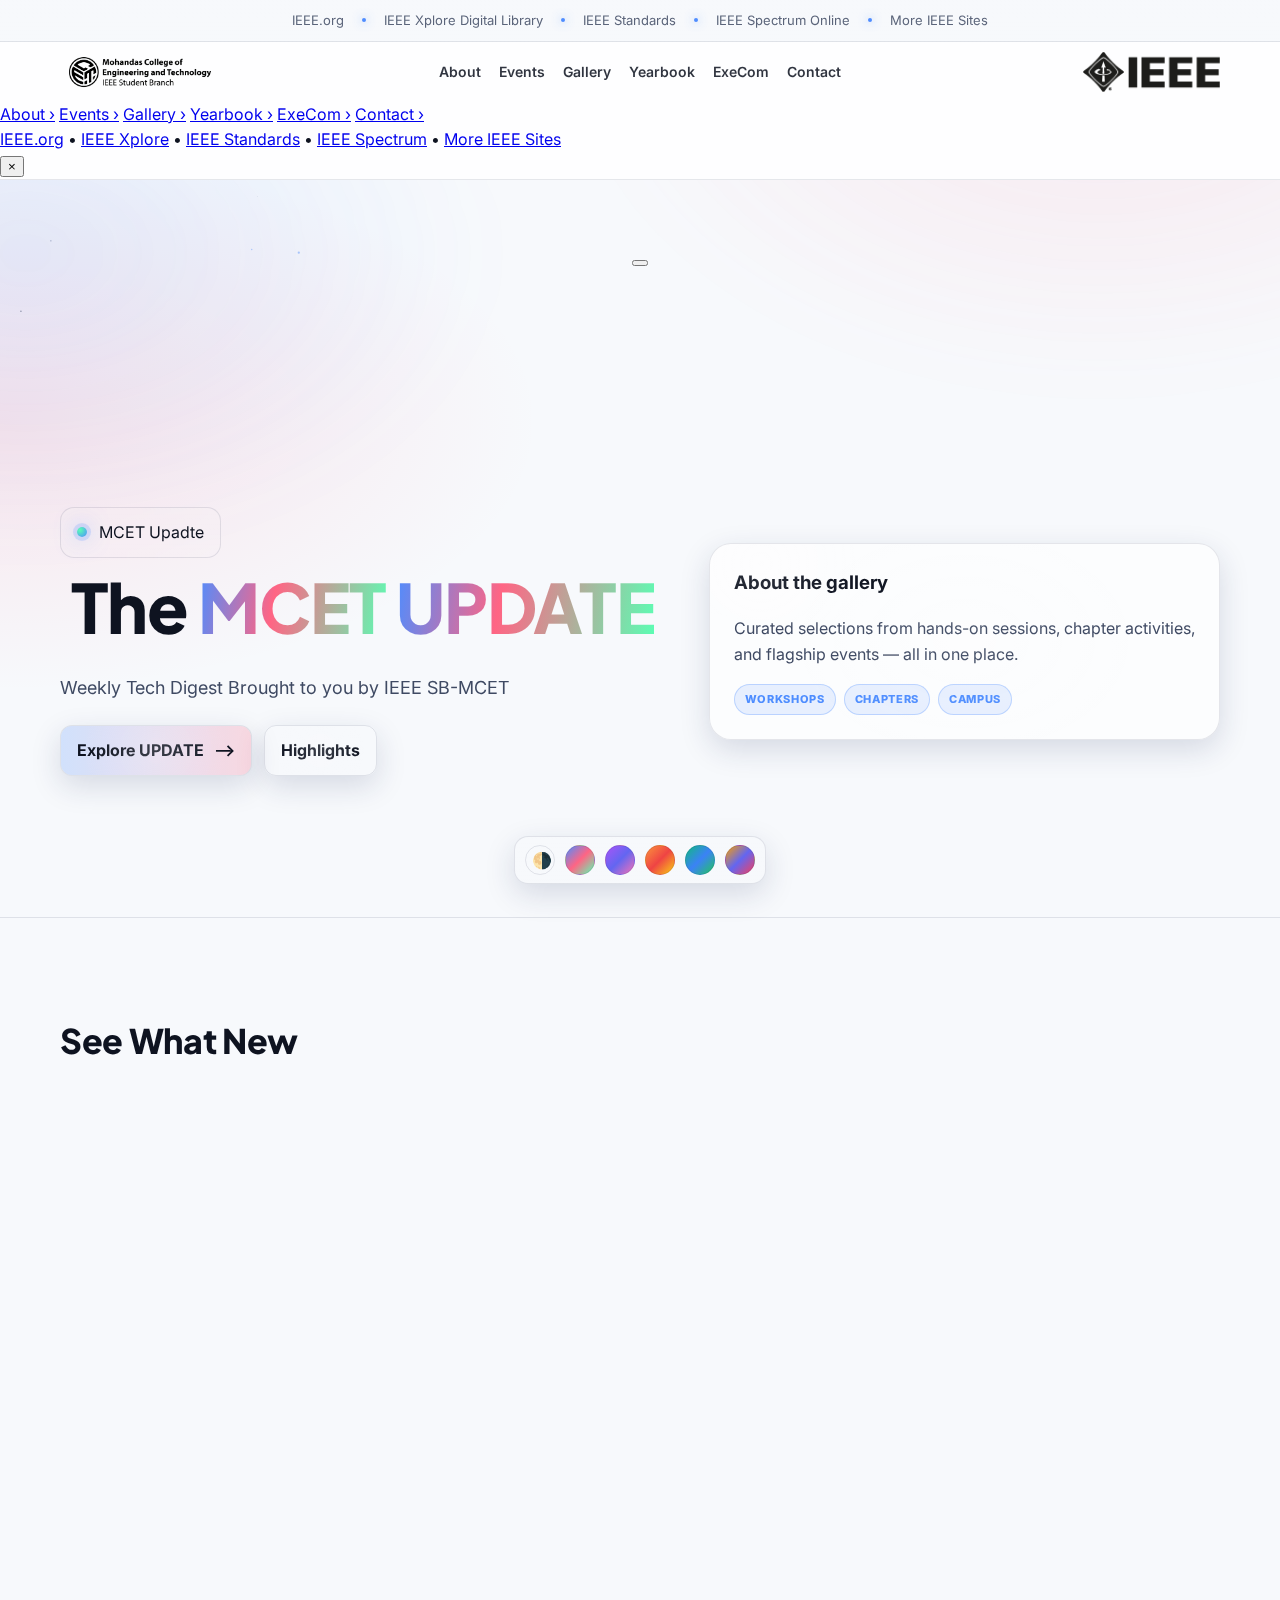
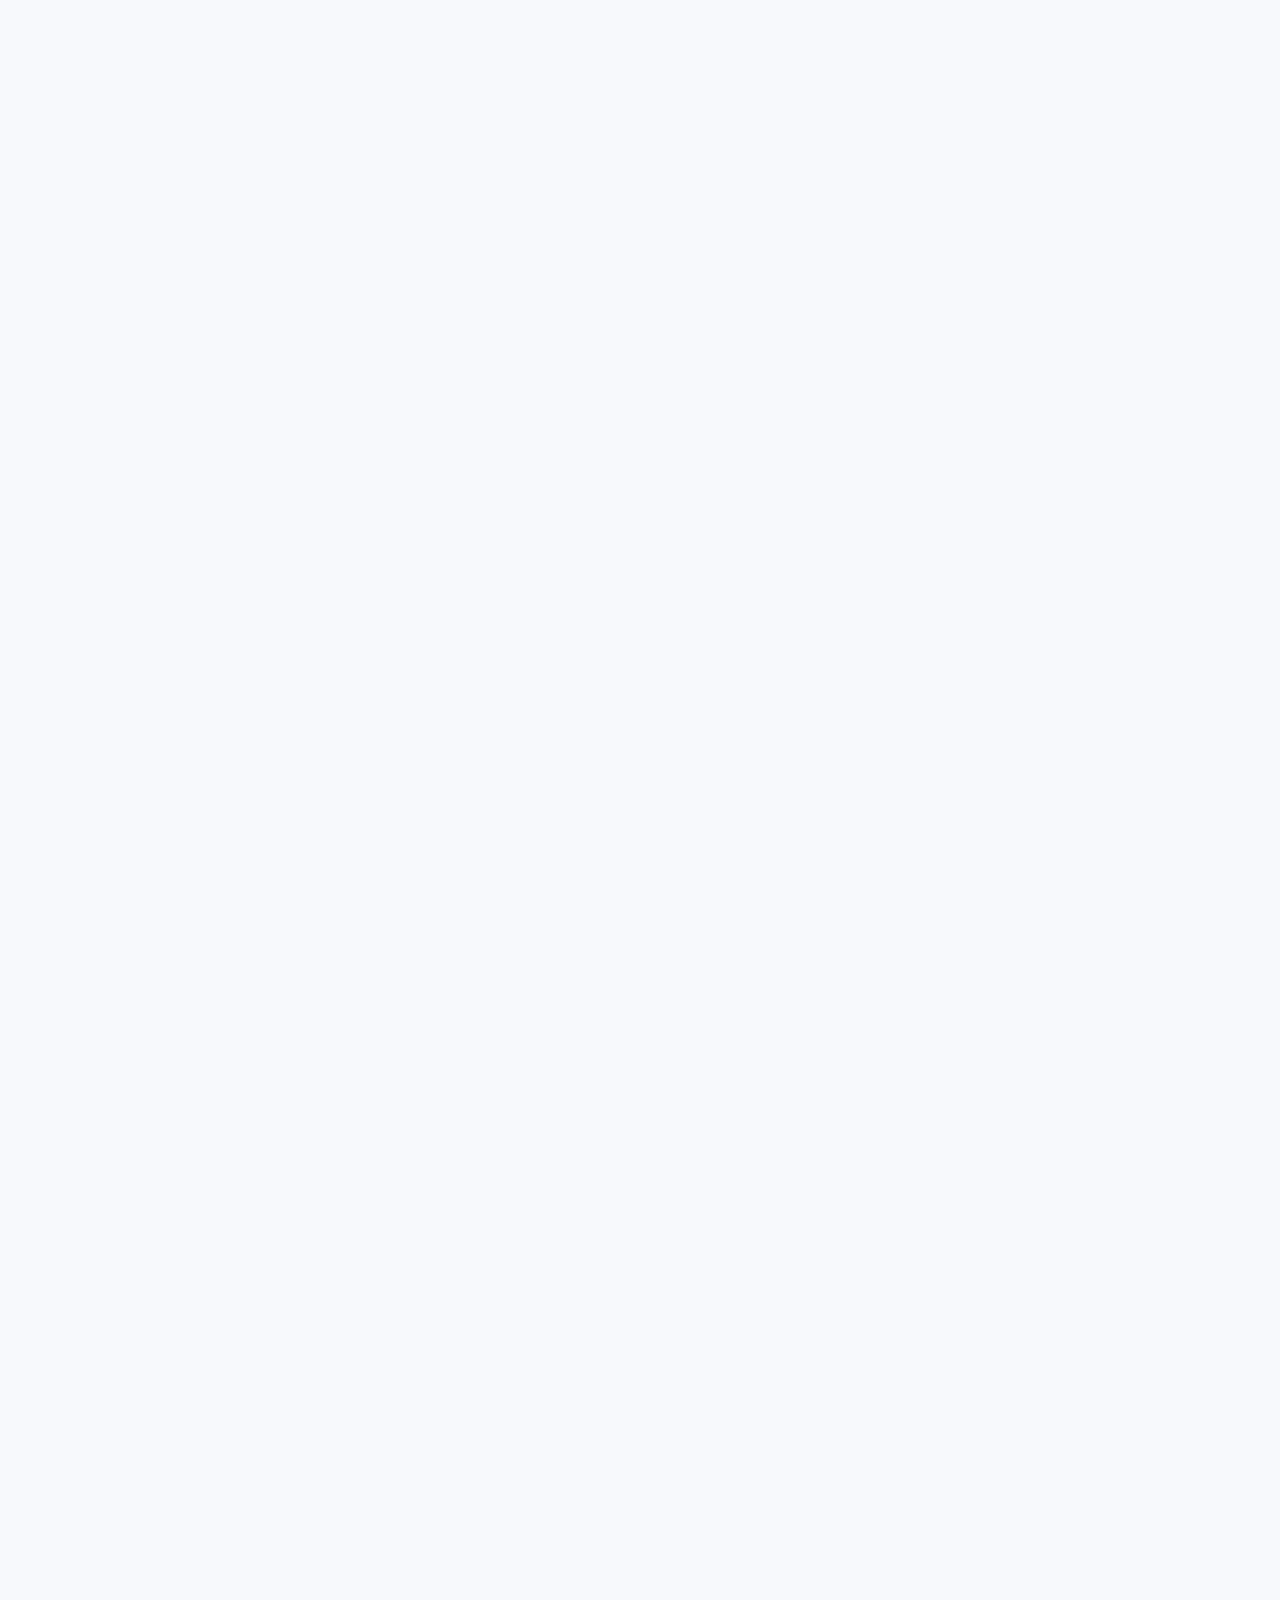
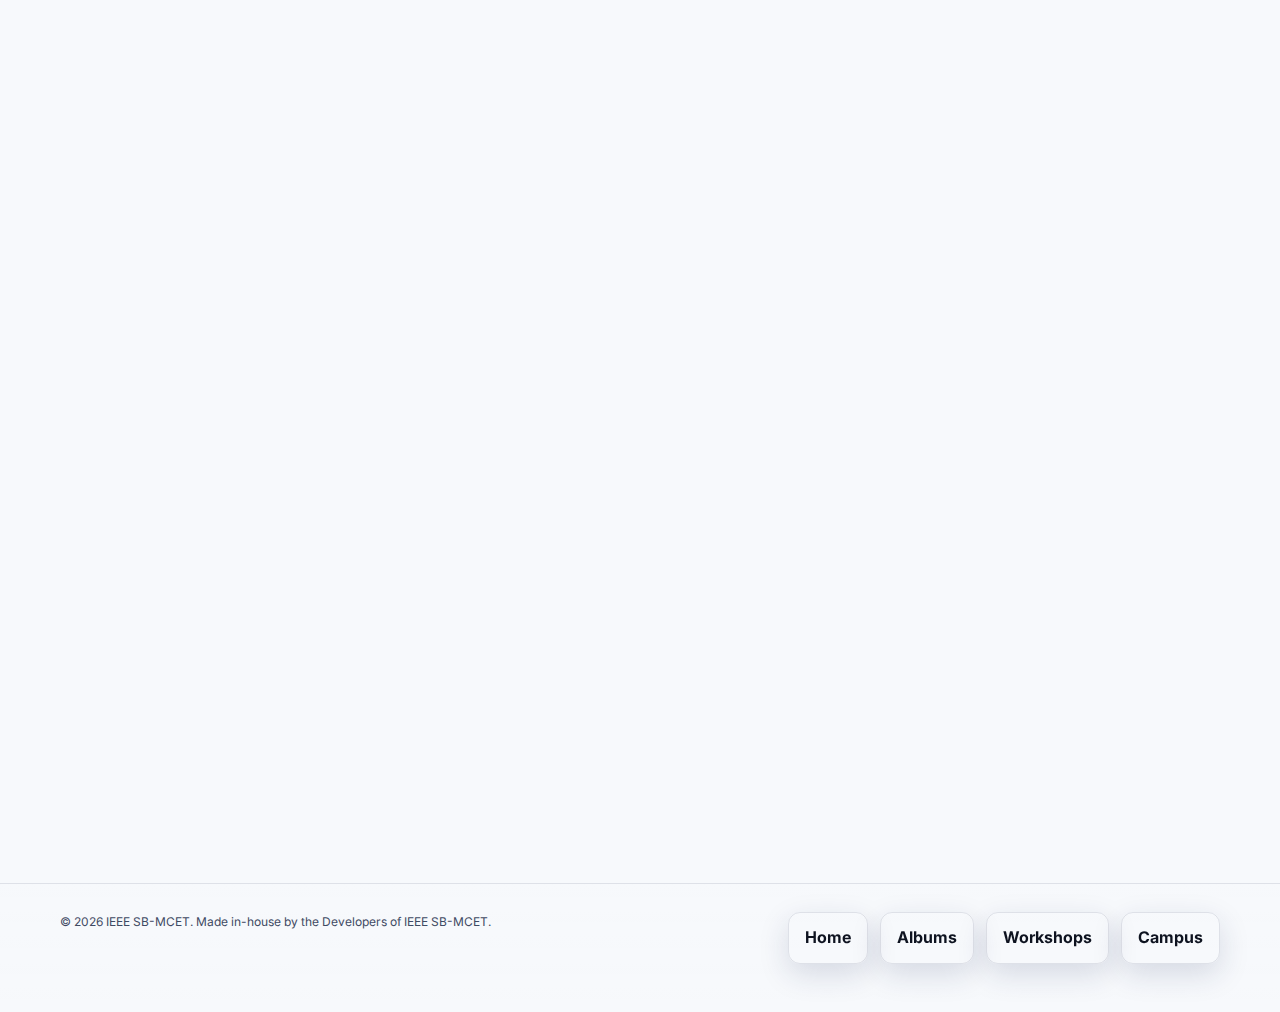
<file: mcetupdate.html>
<!DOCTYPE html>
<html lang="en" data-theme="dark">
  <head>
    <meta charset="utf-8" />
    <meta
      name="viewport"
      content="width=device-width, initial-scale=1, viewport-fit=cover"
    />
    <title>Gallery • IEEE SB-MCET</title>
    <meta
      name="description"
      content="IEEE SB-MCET Gallery — events, workshops, chapters, and
      campus moments."
    />
    <meta name="theme-color" content="#0f1020" />
    <link rel="preconnect" href="https://fonts.googleapis.com" />
    <link rel="preconnect" href="https://fonts.gstatic.com" crossorigin />
    <link
      href="https://fonts.googleapis.com/css2?family=Inter:wght@300;400;600;700;800;900&family=Plus+Jakarta+Sans:wght@400;600;700;800&display=swap"
      rel="stylesheet"
    />
    <link rel="stylesheet" href="./style.css" />
  </head>
  <body>
       <!-- Fast logo preloader with progress -->
<div class="loader-min" id="loader" aria-hidden="true">
    <div class="loader-card logo-only lg"> 
      <span class="logo-glow" aria-hidden="true"></span>
  
      <!-- Dark theme logo -->
      <img
        class="loader-logo dark"
        src="./IEEE Logos/IEEE SB MCET LOGOS/SB Logo White.png"
        alt="IEEE SB-MCET"
        width="220"
        height="56"
      />
      <!-- Light theme logo -->
      <img
        class="loader-logo light"
        src="./IEEE Logos/IEEE SB MCET LOGOS/SB Logo Black.png"
        alt="IEEE SB-MCET"
        width="220"
        height="56"
      />
  
      <div class="min-bar" aria-hidden="true">
        <span class="min-fill" id="loaderFill" style="width: 0%"></span>
      </div>
      <div class="min-legend">
        <span id="loaderPct">0%</span>
      </div>
    </div>
  </div>
    <!-- Progress bar -->
    <div class="progress" id="progress"></div>

    <!-- Utility bar -->
    <div class="utility-bar">
      <a href="https://www.ieee.org/" aria-label="IEEE.org">IEEE.org</a>
      <span class="utility-dot"></span>
      <a href="https://ieeexplore.ieee.org/Xplore/home.jsp" aria-label="IEEE Xplore">IEEE Xplore Digital Library</a>
      <span class="utility-dot"></span>
      <a href="https://standards.ieee.org/" aria-label="IEEE Standards">IEEE Standards</a>
      <span class="utility-dot"></span>
      <a href="https://spectrum.ieee.org/" aria-label="IEEE Spectrum">IEEE Spectrum Online</a>
      <span class="utility-dot"></span>
      <a href="https://www.ieee.org/sitemap.html" aria-label="More IEEE Sites">More IEEE Sites</a>
    </div>


    <!-- Header -->
  <header class="nav" id="nav">
    <div class="nav-inner">
      <!-- Left logo -->
      <a href="#" class="logo logo-left" aria-label="IEEE SB-MCET">
        <img class="logo-img dark" src="./IEEE Logos/IEEE SB MCET LOGOS/SB Logo White.png"
          alt="IEEE SB-MCET logo (dark)" width="220" height="56" />
        <img class="logo-img light" src="./IEEE Logos/IEEE SB MCET LOGOS/SB Logo Black.png"
          alt="IEEE SB-MCET logo (light)" width="220" height="56" />
      </a>

      <nav class="menu">
        <a href="about.html">About</a>
        <a href="events.html">Events</a>
        <a href="gallery.html">Gallery</a>
        <a href="index.html#yearbook">Yearbook</a>
        <a href="execom.html">ExeCom</a>
        <a href="contact.html">Contact</a>
      </nav>

      <!-- Right logo -->
      <a href="#" class="logo logo-right" aria-label="IEEE">
        <img class="logo-img dark" src="./IEEE Logos/ieee mb white png.png" alt="IEEE MB logo (dark)" width="200"
          height="56" />
        <img class="logo-img light" src="./IEEE Logos/ieee mb black png.png" alt="IEEE MB logo (light)" width="200"
          height="56" />
      </a>
    </div>

    <!-- Mobile dropdown (nav + utility) -->
    <div class="mobile-menu" id="mobileMenu">
      <nav class="menu-mobile">
        <a href="about.html">About <span class="arrow">›</span></a>
        <a href="events.html">Events <span class="arrow">›</span></a>
        <a href="gallery.html">Gallery <span class="arrow">›</span></a>
        <a href="index.html#yearbook">Yearbook <span class="arrow">›</span></a>
        <a href="execom.html">ExeCom <span class="arrow">›</span></a>
        <a href="contact.html">Contact <span class="arrow">›</span></a>
      </nav>

      <div class="mobile-utility">
        <a href="https://www.ieee.org/">IEEE.org</a>
        <span>•</span>
        <a href="https://ieeexplore.ieee.org/Xplore/home.jsp">IEEE Xplore</a>
        <span>•</span>
        <a href="https://standards.ieee.org/">IEEE Standards</a>
        <span>•</span>
        <a href="https://spectrum.ieee.org/">IEEE Spectrum</a>
        <span>•</span>
        <a href="https://www.ieee.org/sitemap.html">More IEEE Sites</a>
      </div>

      <!-- Close button -->
      <button class="menu-close" id="menuClose" aria-label="Close menu">&times;</button>
    </div>

  </header>

    <!-- Hero -->
    <section class="hero">
      <canvas class="hero-canvas" id="space"></canvas>
      <div class="hero-gradient" aria-hidden="true"></div>

          <!-- Hamburger button -->
    <button class="menu-toggle" aria-label="Open menu">
      <span class="bar"></span>
      <span class="bar"></span>
      <span class="bar"></span>
    </button>
    
      <div class="hero-inner">
        <div>
          <div class="hero-badge" data-reveal>
            <span class="dot"></span>
            <span>MCET Upadte</span>
          </div>
          <h1 class="title" id="heroTitle">
           The 
            <span class="gradient">MCET UPDATE</span>
          </h1>
          <p class="subtitle">
            Weekly Tech Digest Brought to you by IEEE SB-MCET
          </p>
          <div class="hero-cta">
            <a class="btn btn-primary magnetic" href="#albums">
              Explore UPDATE
              <span aria-hidden="true">⟶</span>
              <span class="shine"></span>
            </a>
            <a class="btn btn-ghost magnetic" href="#highlights">
              Highlights
              <span class="shine"></span>
            </a>
          </div>
        </div>

        <div class="card tilt" data-reveal>
          <div class="shine"></div>
          <h3 class="card-title">About the gallery</h3>
          <p class="card-text">
            Curated selections from hands-on sessions, chapter activities, and
            flagship events — all in one place.
          </p>
          <div class="chips">
            <span class="chip">Workshops</span>
            <span class="chip">Chapters</span>
            <span class="chip">Campus</span>
          </div>
        </div>
      </div>
    </section>

    <!-- Albums -->
    <section id="albums">
      <div class="container">


        <!-- UPADTES -->
        <div class="section-head" id="chapters" style="margin-top: 24px">
          <h3 class="section-title">See What New</h3>
        </div>
<div class="gallery-grid" data-reveal>
  <a class="tile tilt m-update">
    <div class="shine"></div>
    <img src="./mcetupdate/MCET Update - VOL 001.png" alt="MCET Update Vol 001" />
  </a>
  <a class="tile tilt m-update">
    <div class="shine"></div>
    <img src="./mcetupdate/MCET Update - VOL 002.png" alt="MCET Update Vol 002" />
  </a>
  <a class="tile tilt m-update">
    <div class="shine"></div>
    <img src="./mcetupdate/MCET Update - VOL 003.png" alt="MCET Update Vol 003" />
  </a>
  <a class="tile tilt m-update">
    <div class="shine"></div>
    <img src="./mcetupdate/MCET Update - VOL 004.png" alt="MCET Update Vol 004" />
  </a>
  <a class="tile tilt m-update">
    <div class="shine"></div>
    <img src="./mcetupdate/MCET Update - VOL 005.png" alt="MCET Update Vol 005" />
  </a>
  <a class="tile tilt m-update">
    <div class="shine"></div>
    <img src="./mcetupdate/MCET Update - VOL 006.png" alt="MCET Update Vol 006" />
  </a>
  <a class="tile tilt m-update">
    <div class="shine"></div>
    <img src="./mcetupdate/MCET Update - VOL 007.png" alt="MCET Update Vol 007" />
  </a>
  <a class="tile tilt m-update">
    <div class="shine"></div>
    <img src="./mcetupdate/MCET Update - VOL 008.png" alt="MCET Update Vol 008" />
  </a>
  <a class="tile tilt m-update">
    <div class="shine"></div>
    <img src="./mcetupdate/MCET Update - VOL 009.png" alt="MCET Update Vol 009" />
  </a>
  <a class="tile tilt m-update">
    <div class="shine"></div>
    <img src="./mcetupdate/MCET Update - VOL 010.png" alt="MCET Update Vol 010" />
  </a>
  <a class="tile tilt m-update">
    <div class="shine"></div>
    <img src="./mcetupdate/MCET Update - VOL 011.png" alt="MCET Update Vol 011" />
  </a>
  <a class="tile tilt m-update">
    <div class="shine"></div>
    <img src="./mcetupdate/MCET Update - VOL 012.png" alt="MCET Update Vol 012" />
  </a>
  <a class="tile tilt m-update">
    <div class="shine"></div>
    <img src="./mcetupdate/MCET Update - VOL 013.png" alt="MCET Update Vol 013" />
  </a>
  <a class="tile tilt m-update">
    <div class="shine"></div>
    <img src="./mcetupdate/MCET Update - VOL 014.png" alt="MCET Update Vol 014" />
  </a>
  <a class="tile tilt m-update">
    <div class="shine"></div>
    <img src="./mcetupdate/MCET Update - VOL 015.png" alt="MCET Update Vol 015" />
  </a>
  <a class="tile tilt m-update">
    <div class="shine"></div>
    <img src="./mcetupdate/MCET Update - VOL 016.png" alt="MCET Update Vol 016" />
  </a>
  <a class="tile tilt m-update">
    <div class="shine"></div>
    <img src="./mcetupdate/MCET Update - VOL 017.png" alt="MCET Update Vol 017" />
  </a>
  <a class="tile tilt m-update">
    <div class="shine"></div>
    <img src="./mcetupdate/MCET Update - VOL 018.png" alt="MCET Update Vol 018" />
  </a>
  <a class="tile tilt m-update">
    <div class="shine"></div>
    <img src="./mcetupdate/MCET Update - VOL 019.png" alt="MCET Update Vol 019" />
  </a>
 
  <a class="tile tilt m-update">
    <div class="shine"></div>
    <img src="./mcetupdate/MCET Update - VOL 022.png" alt="MCET Update Vol 022" />
  </a>
  <a class="tile tilt m-update">
    <div class="shine"></div>
    <img src="./mcetupdate/MCET Update - VOL 023.png" alt="MCET Update Vol 023" />
  </a>
  <a class="tile tilt m-update">
    <div class="shine"></div>
    <img src="./mcetupdate/MCET Update - VOL 024.png" alt="MCET Update Vol 024" />
  </a>
  <a class="tile tilt m-update">
    <div class="shine"></div>
    <img src="./mcetupdate/MCET Update - VOL 025.png" alt="MCET Update Vol 025" />
  </a>
  <a class="tile tilt m-update">
    <div class="shine"></div>
    <img src="./mcetupdate/MCET Update - VOL 027.png" alt="MCET Update Vol 027" />
  </a>
  <a class="tile tilt m-update">
    <div class="shine"></div>
    <img src="./mcetupdate/MCET Update - VOL 028.png" alt="MCET Update Vol 028" />
  </a>
  <a class="tile tilt m-update">
    <div class="shine"></div>
    <img src="./mcetupdate/MCET Update - VOL 029.png" alt="MCET Update Vol 029" />
  </a>
  <a class="tile tilt m-update">
    <div class="shine"></div>
    <img src="./mcetupdate/MCET Update - VOL 030.png" alt="MCET Update Vol 030" />
  </a>
  <a class="tile tilt m-update">
    <div class="shine"></div>
    <img src="./mcetupdate/MCET Update - VOL 031.png" alt="MCET Update Vol 031" />
  </a>
  <a class="tile tilt m-update">
    <div class="shine"></div>
    <img src="./mcetupdate/MCET Update - VOL 032.png" alt="MCET Update Vol 032" />
  </a>
  <a class="tile tilt m-update">
    <div class="shine"></div>
    <img src="./mcetupdate/MCET Update - VOL 033.png" alt="MCET Update Vol 033" />
  </a>
  <a class="tile tilt m-update">
    <div class="shine"></div>
    <img src="./mcetupdate/MCET Update - VOL 034.png" alt="MCET Update Vol 034" />
  </a>
  <a class="tile tilt m-update">
    <div class="shine"></div>
    <img src="./mcetupdate/MCET Update - VOL 035.png" alt="MCET Update Vol 035" />
  </a>
</div>


      <!-- Lightbox -->
      <div class="lightbox" id="lightbox" aria-modal="true" role="dialog">
        <img alt="Expanded gallery image" id="lightboxImg" />
      </div>
    </section>

    <!-- Footer -->
    <footer>
      <div class="footer-inner">
        <div class="credit">
          © <span id="year"></span> IEEE SB-MCET. Made in-house by the
          Developers of IEEE SB-MCET.
        </div>
        <div class="footer-links">
          <a class="btn btn-ghost magnetic" href="index.html">Home</a>
          <a class="btn btn-ghost magnetic" href="#albums">Albums</a>
          <a class="btn btn-ghost magnetic" href="#workshops">Workshops</a>
          <a class="btn btn-ghost magnetic" href="#campus">Campus</a>
        </div>
      </div>
    </footer>

    <!-- Bottom color switcher -->
    <div
      class="switcher"
      id="switcher"
      role="group"
      aria-label="Color switcher"
    >
      <button class="swatch theme" id="switchTheme" title="Toggle theme">
        🌗
      </button>
      <button class="swatch ocean" data-preset="ocean" title="Ocean"></button>
      <button class="swatch violet" data-preset="violet" title="Violet"></button>
      <button class="swatch sunset" data-preset="sunset" title="Sunset"></button>
      <button class="swatch emerald" data-preset="emerald" title="Emerald">
      </button>
      <button class="swatch amber" data-preset="amber" title="Amber"></button>
    </div>

    <!-- Custom cursor -->
    <div class="cursor" id="cursor"></div>

    <script src="./script.js"></script>
  </body>
</html>
</file>
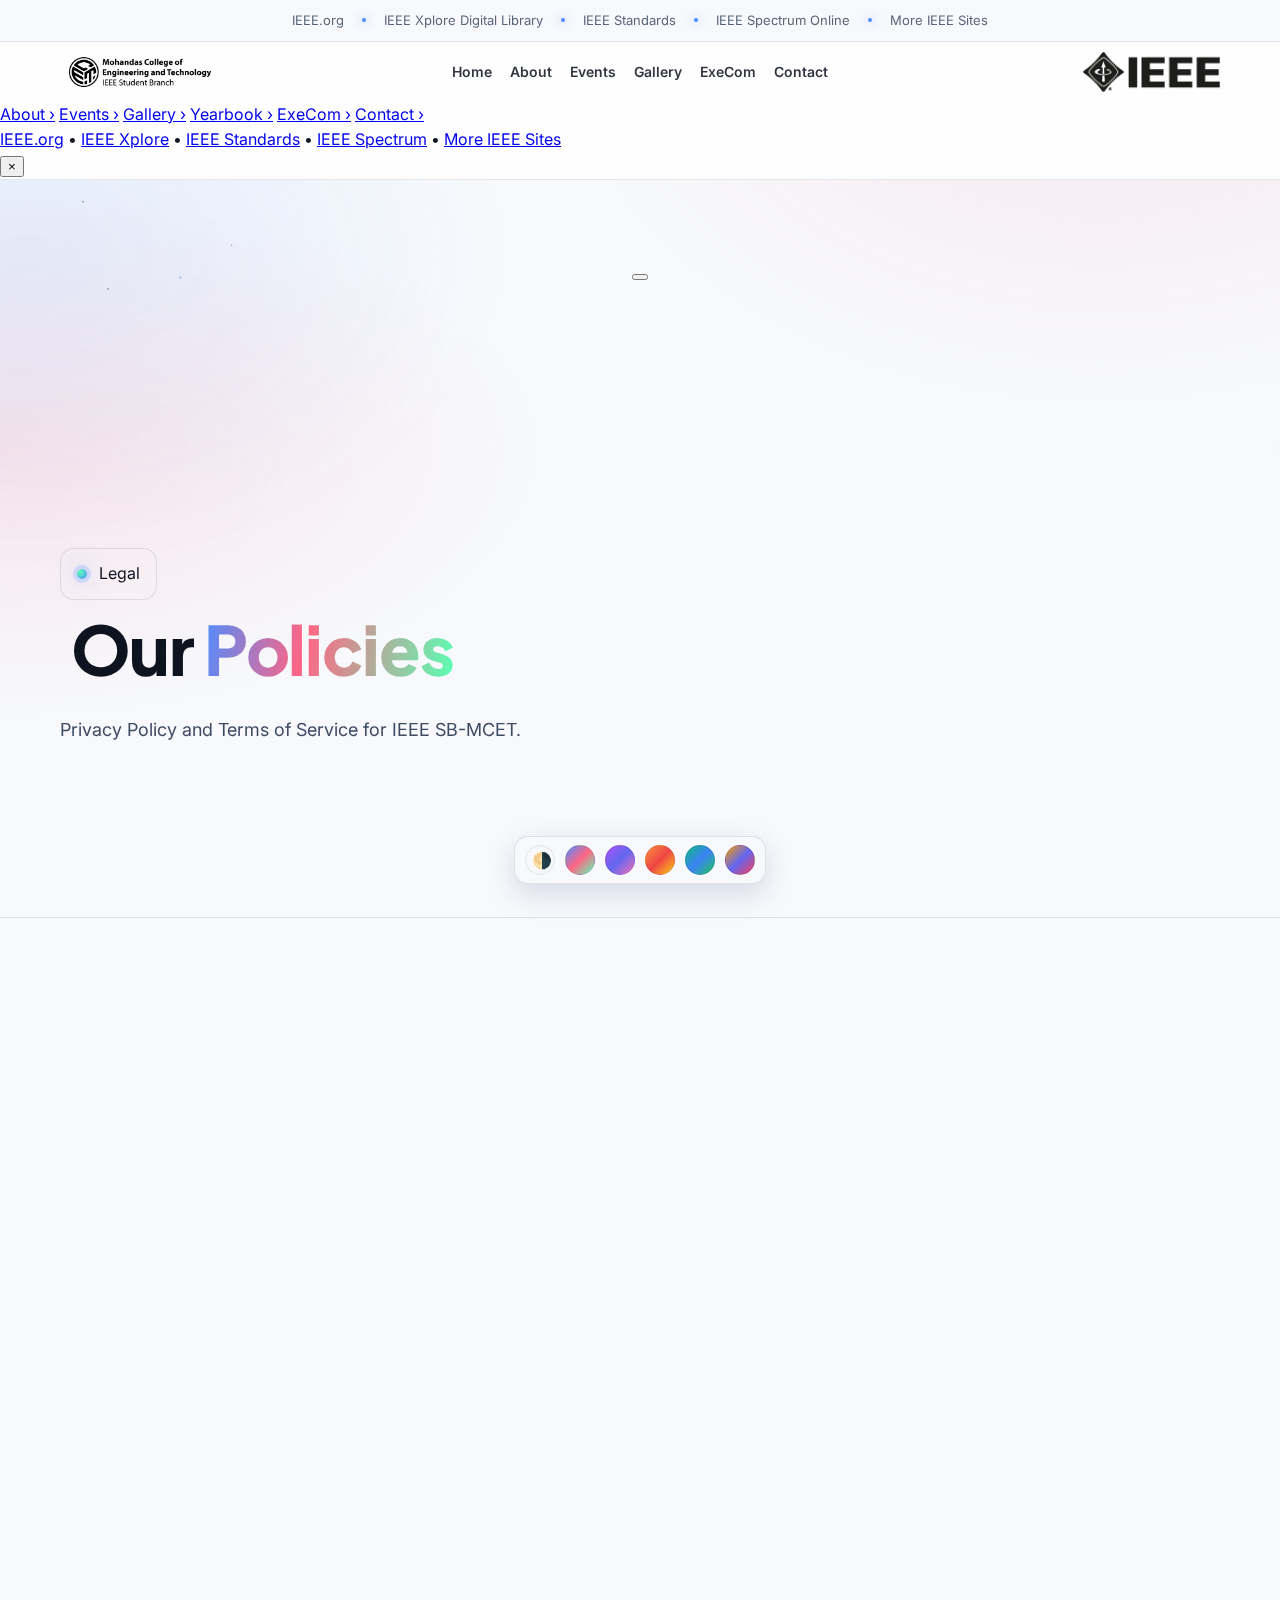
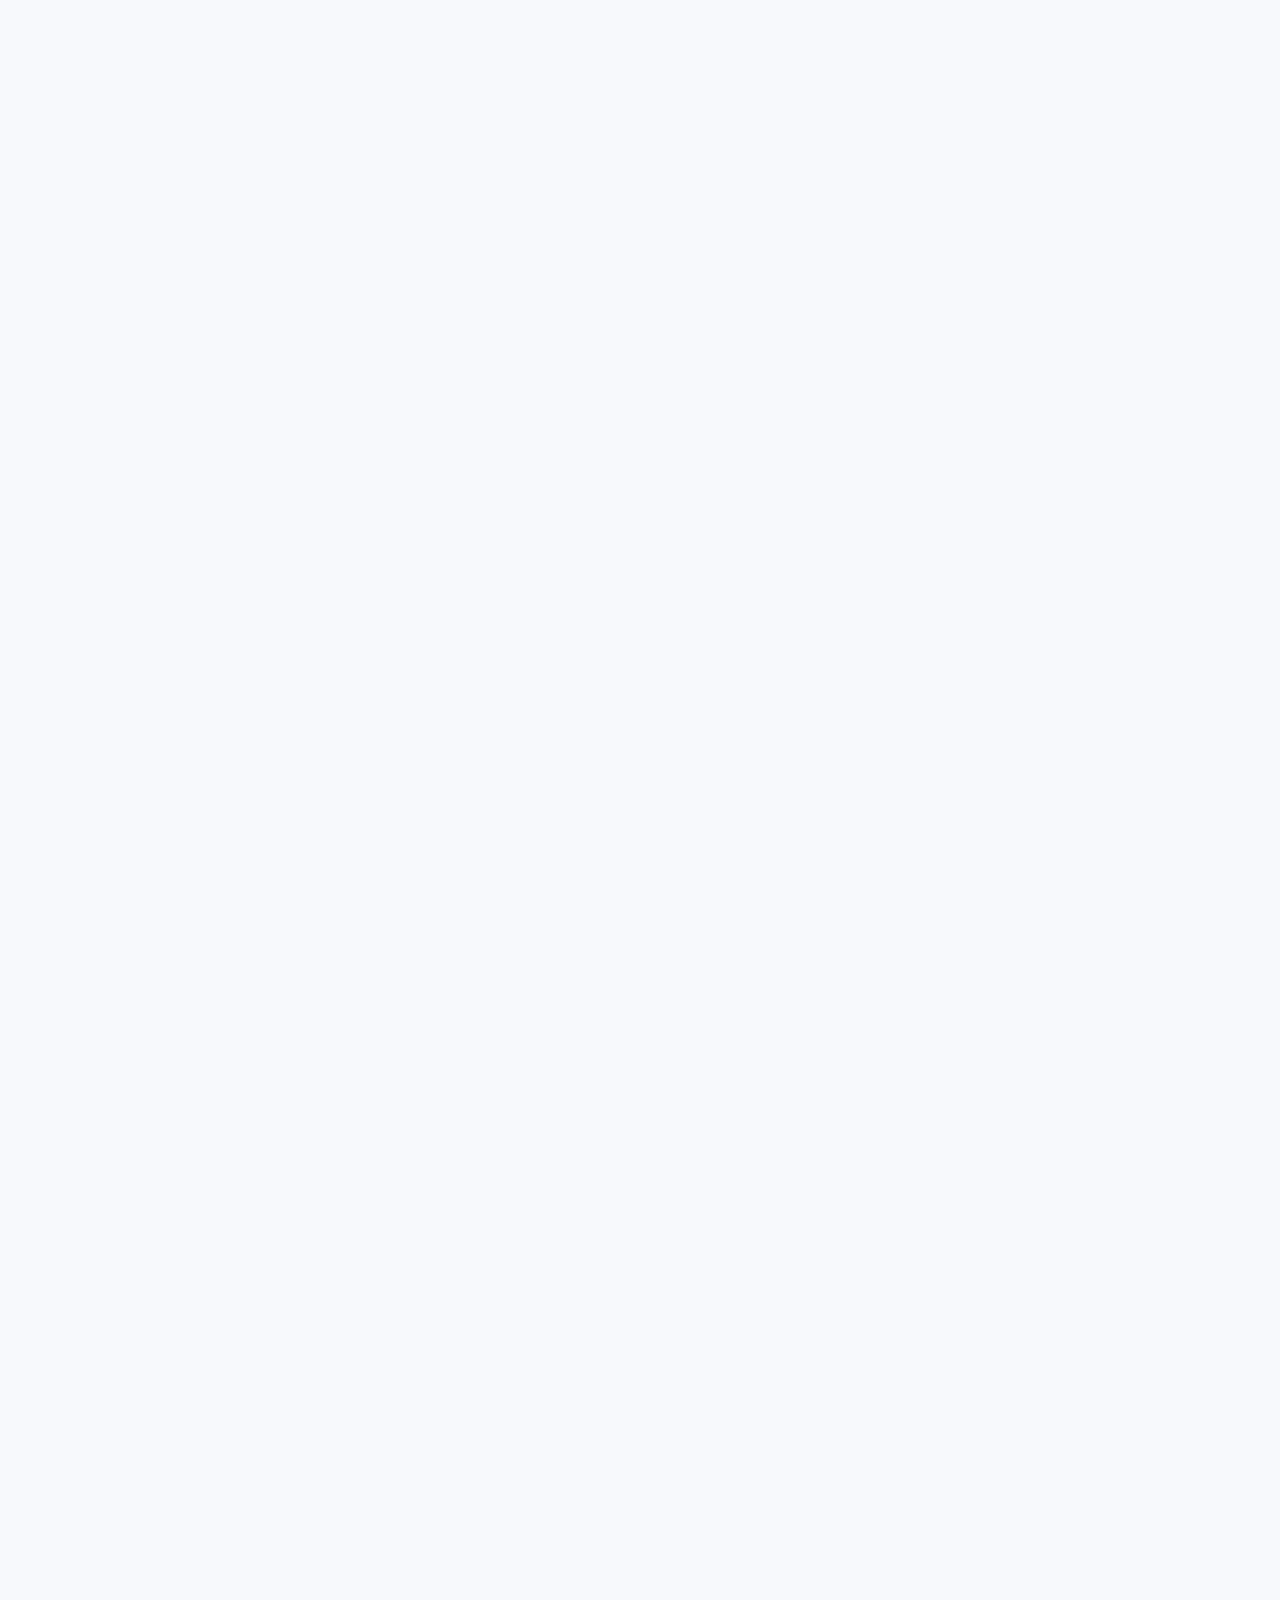
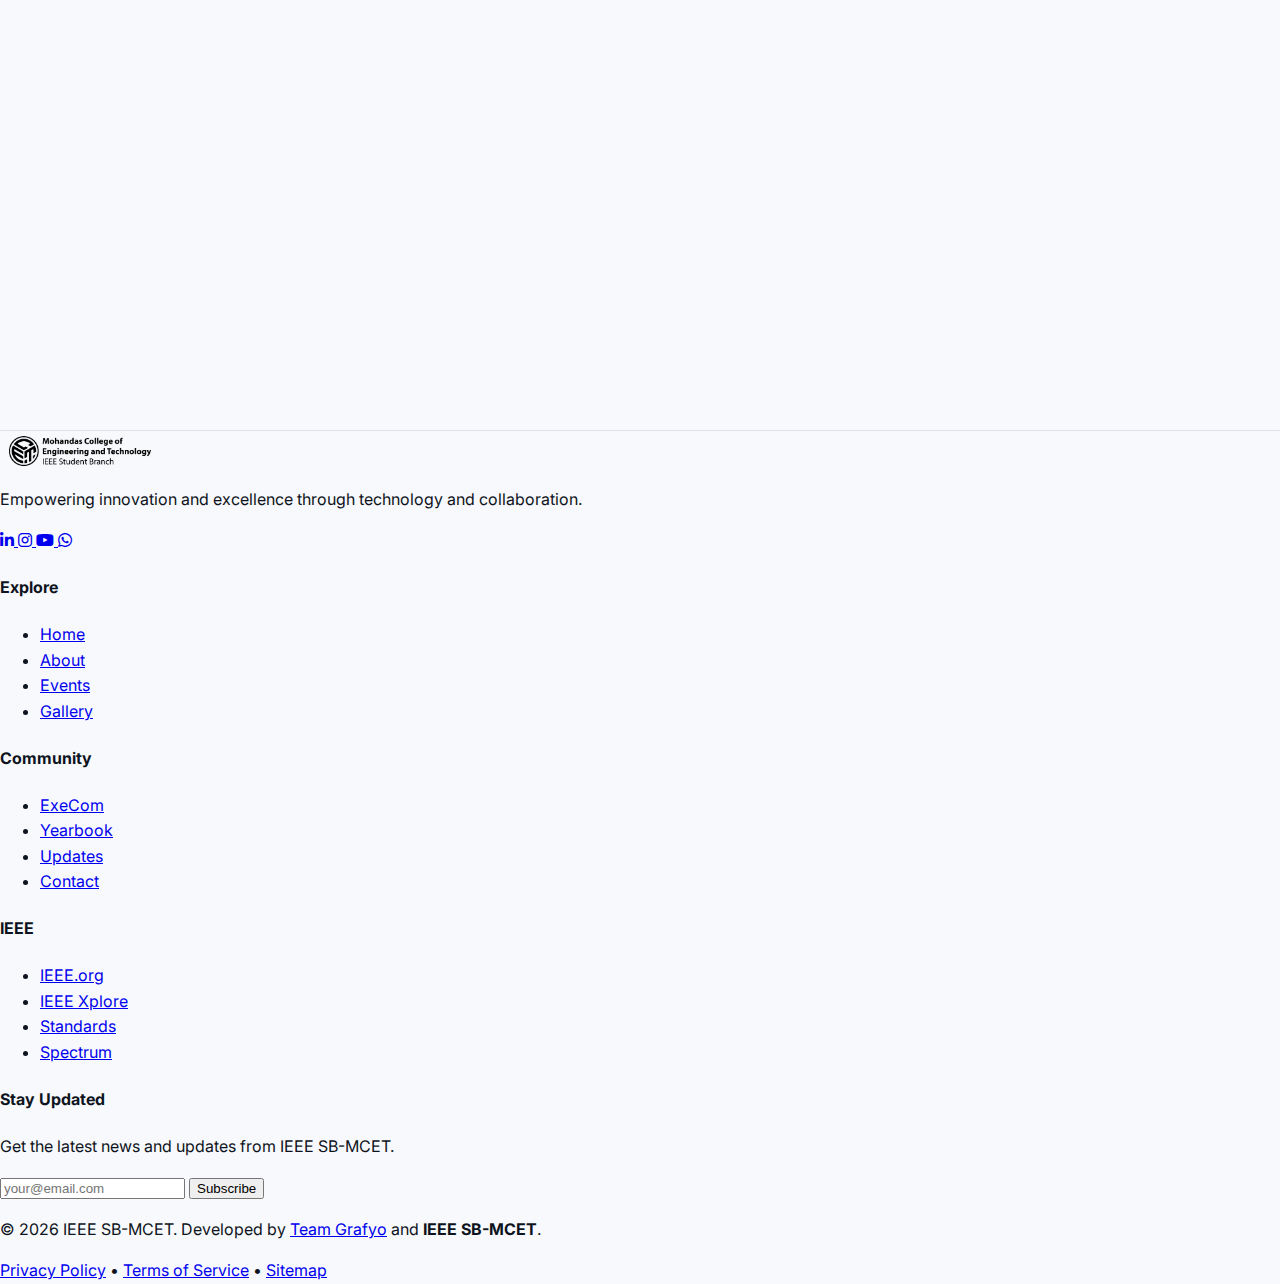
<file: policies.html>
<!DOCTYPE html>
<html lang="en" data-theme="dark">

<head>
  <meta charset="utf-8" />
  <meta name="viewport" content="width=device-width, initial-scale=1, viewport-fit=cover" />
  <title>Policies • IEEE SB-MCET</title>
  <meta name="description" content="Privacy Policy and Terms of Service for IEEE SB-MCET." />
  <meta name="theme-color" content="#0f1020" />
  <link rel="preconnect" href="https://fonts.googleapis.com" />
  <link rel="preconnect" href="https://fonts.gstatic.com" crossorigin />
  <link
    href="https://fonts.googleapis.com/css2?family=Inter:wght@300;400;600;700;800;900&family=Plus+Jakarta+Sans:wght@400;600;700;800&display=swap"
    rel="stylesheet" />
  <link rel="stylesheet" href="https://cdnjs.cloudflare.com/ajax/libs/font-awesome/6.4.0/css/all.min.css" />
  <link rel="stylesheet" href="./style.css" />
</head>

<body>
  <!-- Fast logo preloader with progress -->
  <div class="loader-min" id="loader" aria-hidden="true">
    <div class="loader-card logo-only lg">
      <span class="logo-glow" aria-hidden="true"></span>

      <!-- Dark theme logo -->
      <img class="loader-logo dark" src="./IEEE Logos/IEEE SB MCET LOGOS/SB Logo White.png" alt="IEEE SB-MCET"
        width="220" height="56" />
      <!-- Light theme logo -->
      <img class="loader-logo light" src="./IEEE Logos/IEEE SB MCET LOGOS/SB Logo Black.png" alt="IEEE SB-MCET"
        width="220" height="56" />

      <div class="min-bar" aria-hidden="true">
        <span class="min-fill" id="loaderFill" style="width: 0%"></span>
      </div>
      <div class="min-legend">
        <span id="loaderPct">0%</span>
      </div>
    </div>
  </div>
  <!-- Progress bar -->
  <div class="progress" id="progress"></div>

  <!-- Utility bar -->
  <div class="utility-bar">
    <a href="https://www.ieee.org/" aria-label="IEEE.org">IEEE.org</a>
    <span class="utility-dot"></span>
    <a href="https://ieeexplore.ieee.org/Xplore/home.jsp" aria-label="IEEE Xplore">IEEE Xplore Digital Library</a>
    <span class="utility-dot"></span>
    <a href="https://standards.ieee.org/" aria-label="IEEE Standards">IEEE Standards</a>
    <span class="utility-dot"></span>
    <a href="https://spectrum.ieee.org/" aria-label="IEEE Spectrum">IEEE Spectrum Online</a>
    <span class="utility-dot"></span>
    <a href="https://www.ieee.org/sitemap.html" aria-label="More IEEE Sites">More IEEE Sites</a>
  </div>

  <!-- Header -->
  <header class="nav" id="nav">
    <div class="nav-inner">
      <!-- Left logo -->
      <a href="index.html" class="logo logo-left" aria-label="IEEE SB-MCET">
        <img class="logo-img dark" src="./IEEE Logos/IEEE SB MCET LOGOS/SB Logo White.png"
          alt="IEEE SB-MCET logo (dark)" width="220" height="56" />
        <img class="logo-img light" src="./IEEE Logos/IEEE SB MCET LOGOS/SB Logo Black.png"
          alt="IEEE SB-MCET logo (light)" width="220" height="56" />
      </a>

      <nav class="menu">
        <a href="index.html">Home</a>
        <a href="about.html">About</a>
        <a href="events.html">Events</a>
        <a href="gallery.html">Gallery</a>
        <a href="execom.html">ExeCom</a>
        <a href="contact.html">Contact</a>
      </nav>

      <!-- Right logo -->
      <a href="#" class="logo logo-right" aria-label="IEEE">
        <img class="logo-img dark" src="./IEEE Logos/ieee mb white png.png" alt="IEEE MB logo (dark)" width="200"
          height="56" />
        <img class="logo-img light" src="./IEEE Logos/ieee mb black png.png" alt="IEEE MB logo (light)" width="200"
          height="56" />
      </a>
    </div>

    <!-- Mobile dropdown (nav + utility) -->
    <div class="mobile-menu" id="mobileMenu">
      <nav class="menu-mobile">
        <a href="about.html">About <span class="arrow">›</span></a>
        <a href="events.html">Events <span class="arrow">›</span></a>
        <a href="gallery.html">Gallery <span class="arrow">›</span></a>
        <a href="index.html#yearbook">Yearbook <span class="arrow">›</span></a>
        <a href="execom.html">ExeCom <span class="arrow">›</span></a>
        <a href="contact.html">Contact <span class="arrow">›</span></a>
      </nav>

      <div class="mobile-utility">
        <a href="https://www.ieee.org/">IEEE.org</a>
        <span>•</span>
        <a href="https://ieeexplore.ieee.org/Xplore/home.jsp">IEEE Xplore</a>
        <span>•</span>
        <a href="https://standards.ieee.org/">IEEE Standards</a>
        <span>•</span>
        <a href="https://spectrum.ieee.org/">IEEE Spectrum</a>
        <span>•</span>
        <a href="https://www.ieee.org/sitemap.html">More IEEE Sites</a>
      </div>

      <!-- Close button -->
      <button class="menu-close" id="menuClose" aria-label="Close menu">&times;</button>
    </div>
  </header>

  <!-- Hero -->
  <section class="hero">
    <canvas class="hero-canvas" id="space"></canvas>
    <div class="hero-gradient" aria-hidden="true"></div>
    <!-- Hamburger button -->
    <button class="menu-toggle" aria-label="Open menu">
      <span class="bar"></span>
      <span class="bar"></span>
      <span class="bar"></span>
    </button>

    <div class="hero-inner">
      <div>
        <div class="hero-badge" data-reveal>
          <span class="dot"></span>
          <span>Legal</span>
        </div>
        <h1 class="title" id="heroTitle">
          Our <span class="gradient">Policies</span>
        </h1>
        <p class="subtitle">
          Privacy Policy and Terms of Service for IEEE SB-MCET.
        </p>
      </div>
    </div>
  </section>

  <!-- Policies Section -->
  <section class="policies-section">
    <div class="container">
      <!-- Tab Navigation -->
      <div class="policies-tabs" data-reveal>
        <button class="tab-btn active" data-tab="privacy">Privacy Policy</button>
        <button class="tab-btn" data-tab="terms">Terms of Service</button>
      </div>

      <!-- Privacy Policy Tab -->
      <div class="tab-content active" id="privacy" data-reveal>
        <div class="policies-card">
          <h2 class="policies-title">Privacy Policy</h2>
          <p class="policies-updated">Last updated: October 2025</p>

          <div class="policies-body">
            <h3>1. Introduction</h3>
            <p>
              IEEE Student Branch - MCET ("we," "us," "our," or "IEEE SB-MCET") is committed to protecting your privacy. 
              This Privacy Policy explains how we collect, use, disclose, and safeguard your information when you visit our 
              website and use our services.
            </p>

            <h3>2. Information We Collect</h3>
            <p>We may collect information about you in a variety of ways. The information we may collect on the site includes:</p>
            <ul>
              <li><strong>Personal Data:</strong> Name, email address, phone number, and other contact information you voluntarily provide.</li>
              <li><strong>Device Information:</strong> Browser type, IP address, operating system, and pages visited.</li>
              <li><strong>Usage Data:</strong> How you interact with our website, including clicks, scroll depth, and time spent.</li>
              <li><strong>Cookies:</strong> Small files stored on your device to enhance your browsing experience.</li>
            </ul>

            <h3>3. Use of Your Information</h3>
            <p>Having accurate information about you permits us to provide you with a smooth, efficient, and customized experience. 
            Specifically, we may use information collected about you via the Site to:</p>
            <ul>
              <li>Send periodic emails regarding your newsletter subscription or inquiries.</li>
              <li>Improve our website and services.</li>
              <li>Analyze usage patterns and trends.</li>
              <li>Respond to your inquiries and support requests.</li>
              <li>Comply with legal obligations.</li>
            </ul>

            <h3>4. Disclosure of Your Information</h3>
            <p>We may disclose your information when required by law or when we have a good-faith belief that disclosure 
            is necessary to protect our rights, your safety, or the safety of others.</p>

            <h3>5. Security of Your Information</h3>
            <p>We use administrative, technical, and physical security measures to protect your personal information. 
            However, no method of transmission over the Internet or electronic storage is 100% secure.</p>

            <h3>6. Contact Us</h3>
            <p>If you have questions or comments about this Privacy Policy, please contact us at:</p>
            <p>
              <strong>IEEE Student Branch - MCET</strong><br>
              Email: <a href="mailto:contact@ieeesbmcet.com">contact@ieeesbmcet.com</a>
            </p>
          </div>
        </div>
      </div>

      <!-- Terms of Service Tab -->
      <div class="tab-content" id="terms" data-reveal>
        <div class="policies-card">
          <h2 class="policies-title">Terms of Service</h2>
          <p class="policies-updated">Last updated: October 2025</p>

          <div class="policies-body">
            <h3>1. Agreement to Terms</h3>
            <p>
              By accessing and using this website, you accept and agree to be bound by the terms and provision of this agreement. 
              If you do not agree to abide by the above, please do not use this service.
            </p>

            <h3>2. Use License</h3>
            <p>Permission is granted to temporarily download one copy of the materials (information or software) on our website 
            for personal, non-commercial transitory viewing only. This is the grant of a license, not a transfer of title, and 
            under this license you may not:</p>
            <ul>
              <li>Modify or copy the materials.</li>
              <li>Use the materials for any commercial purpose or for any public display.</li>
              <li>Attempt to decompile or reverse engineer any software contained on the website.</li>
              <li>Remove any copyright or other proprietary notations from the materials.</li>
              <li>Transfer the materials to another person or "mirror" the materials on any other server.</li>
              <li>Engage in any unauthorized use of the website.</li>
            </ul>

            <h3>3. Disclaimer</h3>
            <p>
              The materials on our website are provided on an 'as is' basis. IEEE SB-MCET makes no warranties, expressed or implied, 
              and hereby disclaims and negates all other warranties including, without limitation, implied warranties or conditions 
              of merchantability, fitness for a particular purpose, or non-infringement of intellectual property or other violation of rights.
            </p>

            <h3>4. Limitations</h3>
            <p>
              In no event shall IEEE SB-MCET or its suppliers be liable for any damages (including, without limitation, damages for loss 
              of data or profit, or due to business interruption) arising out of the use or inability to use the materials on the website, 
              even if we or an authorized representative has been notified orally or in writing of the possibility of such damage.
            </p>

            <h3>5. Accuracy of Materials</h3>
            <p>
              The materials appearing on our website could include technical, typographical, or photographic errors. IEEE SB-MCET does not 
              warrant that any of the materials on our website are accurate, complete, or current. We may make changes to the materials 
              contained on our website at any time without notice.
            </p>

            <h3>6. Links</h3>
            <p>
              IEEE SB-MCET has not reviewed all of the sites linked to its website and is not responsible for the contents of any such linked 
              site. The inclusion of any link does not imply endorsement by IEEE SB-MCET of the site. Use of any such linked website is at 
              the user's own risk.
            </p>

            <h3>7. Modifications</h3>
            <p>
              IEEE SB-MCET may revise these terms of service for our website at any time without notice. By using this website, you are 
              agreeing to be bound by the then current version of these terms of service.
            </p>

            <h3>8. Governing Law</h3>
            <p>
              These terms and conditions are governed by and construed in accordance with the laws of India, and you irrevocably submit 
              to the exclusive jurisdiction of the courts in that location.
            </p>

            <h3>9. Contact Us</h3>
            <p>If you have any questions about these Terms of Service, please contact us at:</p>
            <p>
              <strong>IEEE Student Branch - MCET</strong><br>
              Email: <a href="mailto:contact@ieeesbmcet.com">contact@ieeesbmcet.com</a>
            </p>
          </div>
        </div>
      </div>
    </div>
  </section>

  <!-- Footer -->
  <footer class="modern-footer">
    <div class="footer-container">
      <div class="footer-brand">
        <div class="footer-logo">
          <img class="logo-img dark" src="./IEEE Logos/IEEE SB MCET LOGOS/SB Logo White.png" alt="IEEE SB-MCET" width="160" height="40" />
          <img class="logo-img light" src="./IEEE Logos/IEEE SB MCET LOGOS/SB Logo Black.png" alt="IEEE SB-MCET" width="160" height="40" />
        </div>
        <p class="footer-tagline">Empowering innovation and excellence through technology and collaboration.</p>
        <div class="social-links">
          <a href="https://www.linkedin.com/company/ieee-sb-mcet/" class="social-icon" aria-label="LinkedIn" title="LinkedIn">
            <i class="fab fa-linkedin-in"></i>
          </a>
          <a href="https://www.instagram.com/ieee_sb_mcet/" class="social-icon" aria-label="Instagram" title="Instagram">
            <i class="fab fa-instagram"></i>
          </a>
          <a href="https://www.youtube.com/@ieeesbmcet" class="social-icon" aria-label="YouTube" title="YouTube">
            <i class="fab fa-youtube"></i>
          </a>
          <a href="https://wa.me/919876543210" class="social-icon" aria-label="WhatsApp" title="WhatsApp">
            <i class="fab fa-whatsapp"></i>
          </a>
        </div>
      </div>

      <div class="footer-links-grid">
        <div class="footer-column">
          <h4 class="footer-title">Explore</h4>
          <ul class="footer-link-list">
            <li><a href="index.html">Home</a></li>
            <li><a href="about.html">About</a></li>
            <li><a href="events.html">Events</a></li>
            <li><a href="gallery.html">Gallery</a></li>
          </ul>
        </div>
        <div class="footer-column">
          <h4 class="footer-title">Community</h4>
          <ul class="footer-link-list">
            <li><a href="execom.html">ExeCom</a></li>
            <li><a href="index.html#yearbook">Yearbook</a></li>
            <li><a href="mcetupdate.html">Updates</a></li>
            <li><a href="contact.html">Contact</a></li>
          </ul>
        </div>
        <div class="footer-column">
          <h4 class="footer-title">IEEE</h4>
          <ul class="footer-link-list">
            <li><a href="https://www.ieee.org/" target="_blank">IEEE.org</a></li>
            <li><a href="https://ieeexplore.ieee.org/" target="_blank">IEEE Xplore</a></li>
            <li><a href="https://standards.ieee.org/" target="_blank">Standards</a></li>
            <li><a href="https://spectrum.ieee.org/" target="_blank">Spectrum</a></li>
          </ul>
        </div>
      </div>

      <div class="footer-newsletter">
        <h4 class="footer-title">Stay Updated</h4>
        <p class="footer-sub">Get the latest news and updates from IEEE SB-MCET.</p>
        <form class="newsletter-form" name="newsletter" netlify netlify-honeypot="bot-field" onsubmit="handleNewsletterSubmit(event)">
          <input type="hidden" name="bot-field" />
          <input type="email" name="email" placeholder="your@email.com" class="newsletter-input" required />
          <button type="submit" class="newsletter-btn">Subscribe</button>
        </form>
      </div>
    </div>

    <!-- Divider -->
    <div class="footer-divider"></div>

    <!-- Bottom Section: Copyright & Info -->
    <div class="footer-bottom">
      <div class="footer-credit">
        <p>&copy; <span id="year"></span> IEEE SB-MCET. Developed by <a href="https://grafyo.in" target="_blank" class="grafyo-link">Team Grafyo</a> and <strong>IEEE SB-MCET</strong>.</p>
      </div>
      <div class="footer-policies">
        <a href="policies.html">Privacy Policy</a>
        <span class="divider">•</span>
        <a href="policies.html">Terms of Service</a>
        <span class="divider">•</span>
        <a href="sitemap.html">Sitemap</a>
      </div>
    </div>
  </footer>

  <!-- Bottom color switcher -->
  <div class="switcher" id="switcher" role="group" aria-label="Color switcher">
    <button class="swatch theme" id="switchTheme" title="Toggle theme">
      🌗
    </button>
    <button class="swatch ocean" data-preset="ocean" title="Ocean"></button>
    <button class="swatch violet" data-preset="violet" title="Violet"></button>
    <button class="swatch sunset" data-preset="sunset" title="Sunset"></button>
    <button class="swatch emerald" data-preset="emerald" title="Emerald"></button>
    <button class="swatch amber" data-preset="amber" title="Amber"></button>
  </div>

  <!-- Custom cursor -->
  <div class="cursor" id="cursor"></div>

  <script src="./script.js"></script>
  <script>
    // Tab switching functionality
    document.querySelectorAll('.tab-btn').forEach(button => {
      button.addEventListener('click', function() {
        const tabName = this.getAttribute('data-tab');
        
        // Remove active class from all tabs and content
        document.querySelectorAll('.tab-btn').forEach(btn => btn.classList.remove('active'));
        document.querySelectorAll('.tab-content').forEach(content => content.classList.remove('active'));
        
        // Add active class to clicked button and corresponding content
        this.classList.add('active');
        document.getElementById(tabName).classList.add('active');
      });
    });
  </script>
</body>

</html>
</file>
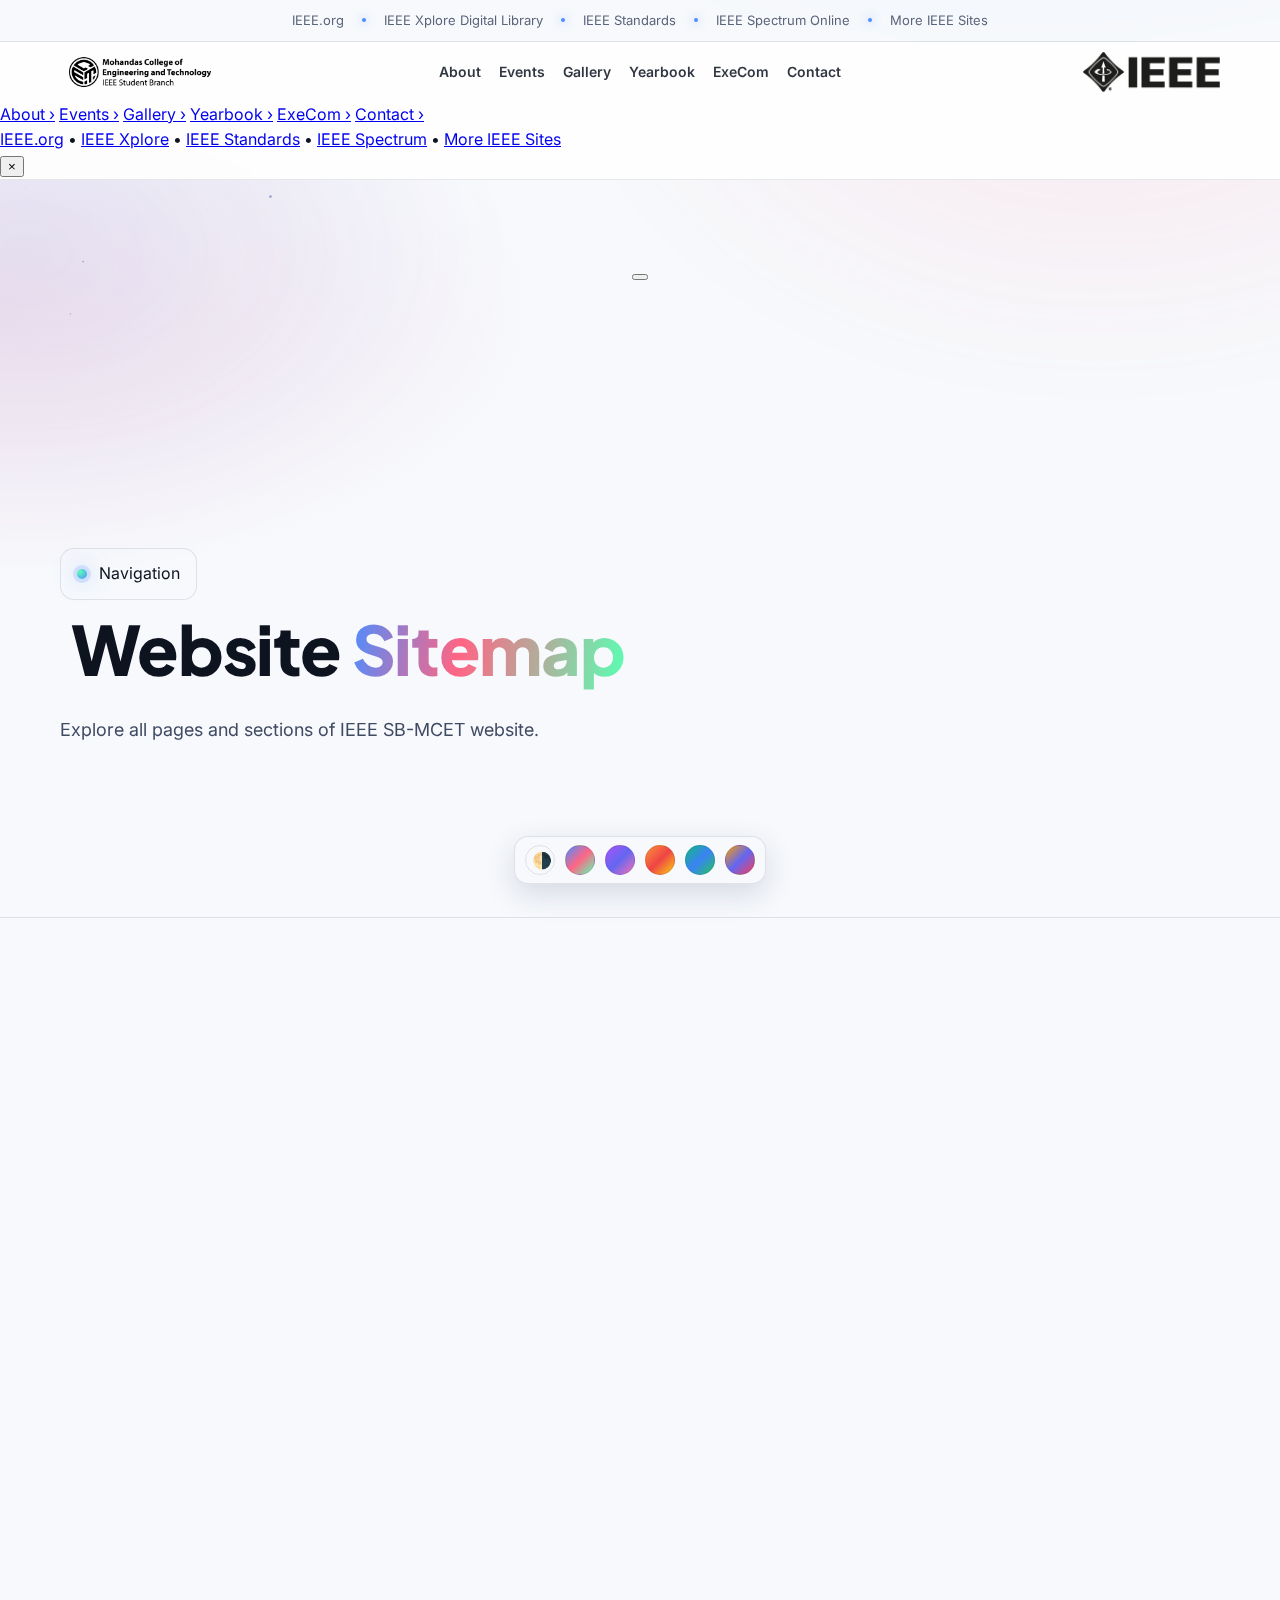
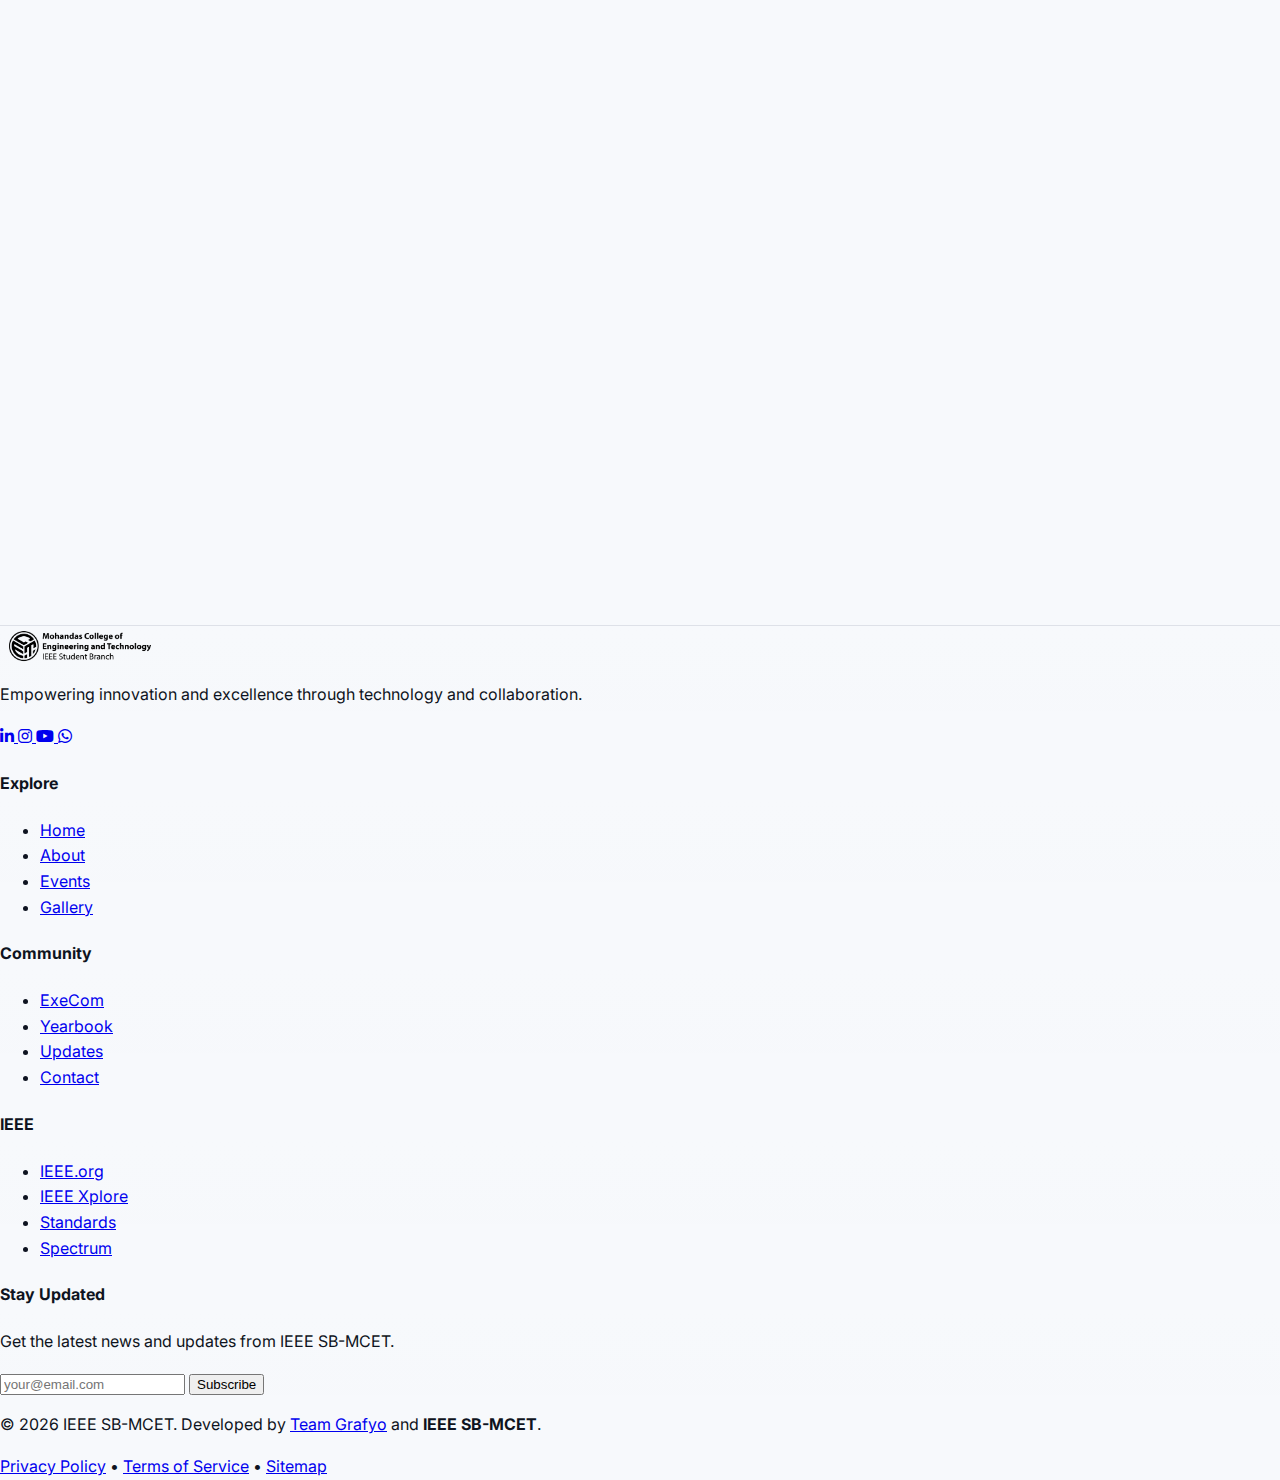
<file: sitemap.html>
<!DOCTYPE html>
<html lang="en" data-theme="dark">

<head>
  <meta charset="utf-8" />
  <meta name="viewport" content="width=device-width, initial-scale=1, viewport-fit=cover" />
  <title>Sitemap • IEEE SB-MCET</title>
  <meta name="description" content="Complete sitemap of IEEE SB-MCET website with all pages and sections." />
  <meta name="theme-color" content="#0f1020" />
  <link rel="preconnect" href="https://fonts.googleapis.com" />
  <link rel="preconnect" href="https://fonts.gstatic.com" crossorigin />
  <link
    href="https://fonts.googleapis.com/css2?family=Inter:wght@300;400;600;700;800;900&family=Plus+Jakarta+Sans:wght@400;600;700;800&display=swap"
    rel="stylesheet" />
  <link rel="stylesheet" href="https://cdnjs.cloudflare.com/ajax/libs/font-awesome/6.4.0/css/all.min.css" />
  <link rel="stylesheet" href="./style.css" />
</head>

<body>
  <!-- Fast logo preloader with progress -->
  <div class="loader-min" id="loader" aria-hidden="true">
    <div class="loader-card logo-only lg">
      <span class="logo-glow" aria-hidden="true"></span>

      <!-- Dark theme logo -->
      <img class="loader-logo dark" src="./IEEE Logos/IEEE SB MCET LOGOS/SB Logo White.png" alt="IEEE SB-MCET"
        width="220" height="56" />
      <!-- Light theme logo -->
      <img class="loader-logo light" src="./IEEE Logos/IEEE SB MCET LOGOS/SB Logo Black.png" alt="IEEE SB-MCET"
        width="220" height="56" />

      <div class="min-bar" aria-hidden="true">
        <span class="min-fill" id="loaderFill" style="width: 0%"></span>
      </div>
      <div class="min-legend">
        <span id="loaderPct">0%</span>
      </div>
    </div>
  </div>
  <!-- Progress bar -->
  <div class="progress" id="progress"></div>

  <!-- Utility bar -->
  <div class="utility-bar">
    <a href="https://www.ieee.org/" aria-label="IEEE.org">IEEE.org</a>
    <span class="utility-dot"></span>
    <a href="https://ieeexplore.ieee.org/Xplore/home.jsp" aria-label="IEEE Xplore">IEEE Xplore Digital Library</a>
    <span class="utility-dot"></span>
    <a href="https://standards.ieee.org/" aria-label="IEEE Standards">IEEE Standards</a>
    <span class="utility-dot"></span>
    <a href="https://spectrum.ieee.org/" aria-label="IEEE Spectrum">IEEE Spectrum Online</a>
    <span class="utility-dot"></span>
    <a href="https://www.ieee.org/sitemap.html" aria-label="More IEEE Sites">More IEEE Sites</a>
  </div>

  <!-- Header -->
  <header class="nav" id="nav">
    <div class="nav-inner">
      <!-- Left logo -->
      <a href="index.html" class="logo logo-left" aria-label="IEEE SB-MCET">
        <img class="logo-img dark" src="./IEEE Logos/IEEE SB MCET LOGOS/SB Logo White.png"
          alt="IEEE SB-MCET logo (dark)" width="220" height="56" />
        <img class="logo-img light" src="./IEEE Logos/IEEE SB MCET LOGOS/SB Logo Black.png"
          alt="IEEE SB-MCET logo (light)" width="220" height="56" />
      </a>

      <nav class="menu">
        <a href="about.html">About</a>
        <a href="events.html">Events</a>
        <a href="gallery.html">Gallery</a>
        <a href="index.html#yearbook">Yearbook</a>
        <a href="execom.html">ExeCom</a>
        <a href="contact.html">Contact</a>
      </nav>

      <!-- Right logo -->
      <a href="#" class="logo logo-right" aria-label="IEEE">
        <img class="logo-img dark" src="./IEEE Logos/ieee mb white png.png" alt="IEEE MB logo (dark)" width="200"
          height="56" />
        <img class="logo-img light" src="./IEEE Logos/ieee mb black png.png" alt="IEEE MB logo (light)" width="200"
          height="56" />
      </a>
    </div>

    <!-- Mobile dropdown (nav + utility) -->
    <div class="mobile-menu" id="mobileMenu">
      <nav class="menu-mobile">
        <a href="about.html">About <span class="arrow">›</span></a>
        <a href="events.html">Events <span class="arrow">›</span></a>
        <a href="gallery.html">Gallery <span class="arrow">›</span></a>
        <a href="index.html#yearbook">Yearbook <span class="arrow">›</span></a>
        <a href="execom.html">ExeCom <span class="arrow">›</span></a>
        <a href="contact.html">Contact <span class="arrow">›</span></a>
      </nav>

      <div class="mobile-utility">
        <a href="https://www.ieee.org/">IEEE.org</a>
        <span>•</span>
        <a href="https://ieeexplore.ieee.org/Xplore/home.jsp">IEEE Xplore</a>
        <span>•</span>
        <a href="https://standards.ieee.org/">IEEE Standards</a>
        <span>•</span>
        <a href="https://spectrum.ieee.org/">IEEE Spectrum</a>
        <span>•</span>
        <a href="https://www.ieee.org/sitemap.html">More IEEE Sites</a>
      </div>

      <!-- Close button -->
      <button class="menu-close" id="menuClose" aria-label="Close menu">&times;</button>
    </div>
  </header>

  <!-- Hero -->
  <section class="hero">
    <canvas class="hero-canvas" id="space"></canvas>
    <div class="hero-gradient" aria-hidden="true"></div>
    <!-- Hamburger button -->
    <button class="menu-toggle" aria-label="Open menu">
      <span class="bar"></span>
      <span class="bar"></span>
      <span class="bar"></span>
    </button>

    <div class="hero-inner">
      <div>
        <div class="hero-badge" data-reveal>
          <span class="dot"></span>
          <span>Navigation</span>
        </div>
        <h1 class="title" id="heroTitle">
          Website <span class="gradient">Sitemap</span>
        </h1>
        <p class="subtitle">
          Explore all pages and sections of IEEE SB-MCET website.
        </p>
      </div>
    </div>
  </section>

  <!-- Sitemap Section -->
  <section class="sitemap-section">
    <div class="container">
      <div class="sitemap-grid" data-reveal>
        
        <!-- Main Pages -->
        <div class="sitemap-column">
          <h3 class="sitemap-category">
            <i class="fas fa-home"></i> Main Pages
          </h3>
          <ul class="sitemap-list">
            <li><a href="index.html">Home</a></li>
            <li><a href="about.html">About Us</a></li>
            <li><a href="events.html">Events</a></li>
            <li><a href="gallery.html">Gallery</a></li>
            <li><a href="contact.html">Contact</a></li>
          </ul>
        </div>

        <!-- Community -->
        <div class="sitemap-column">
          <h3 class="sitemap-category">
            <i class="fas fa-users"></i> Community
          </h3>
          <ul class="sitemap-list">
            <li><a href="execom.html">Executive Committee</a></li>
            <li><a href="execom.html#advisors">Advisory & Faculty</a></li>
            <li><a href="execom.html#core-2025">Core Committee 2024–25</a></li>
            <li><a href="execom.html#leads">Team Leads</a></li>
            <li><a href="execom.html#coordinators">Team Coordinators</a></li>
            <li><a href="execom.html#chapters">Chapters & Societies</a></li>
            <li><a href="index.html#yearbook">Yearbook</a></li>
          </ul>
        </div>

        <!-- Updates & Resources -->
        <div class="sitemap-column">
          <h3 class="sitemap-category">
            <i class="fas fa-newspaper"></i> Updates & Resources
          </h3>
          <ul class="sitemap-list">
            <li><a href="mcetupdate.html">Latest Updates</a></li>
          </ul>
        </div>

        <!-- Legal & Info -->
        <div class="sitemap-column">
          <h3 class="sitemap-category">
            <i class="fas fa-file-alt"></i> Legal & Information
          </h3>
          <ul class="sitemap-list">
            <li><a href="policies.html">Privacy Policy</a></li>
            <li><a href="policies.html">Terms of Service</a></li>
            <li><a href="sitemap.html">Sitemap</a></li>
          </ul>
        </div>

        <!-- External Resources -->
        <div class="sitemap-column">
          <h3 class="sitemap-category">
            <i class="fas fa-external-link-alt"></i> External Resources
          </h3>
          <ul class="sitemap-list">
            <li><a href="https://www.ieee.org/" target="_blank">IEEE.org</a></li>
            <li><a href="https://ieeexplore.ieee.org/" target="_blank">IEEE Xplore Digital Library</a></li>
            <li><a href="https://standards.ieee.org/" target="_blank">IEEE Standards</a></li>
            <li><a href="https://spectrum.ieee.org/" target="_blank">IEEE Spectrum Online</a></li>
          </ul>
        </div>

        <!-- Social Media -->
        <div class="sitemap-column">
          <h3 class="sitemap-category">
            <i class="fas fa-share-alt"></i> Follow Us
          </h3>
          <ul class="sitemap-list">
            <li><a href="https://www.linkedin.com/company/ieee-sb-mcet/" target="_blank">LinkedIn</a></li>
            <li><a href="https://www.instagram.com/ieee_sb_mcet/" target="_blank">Instagram</a></li>
            <li><a href="https://www.youtube.com/@ieeesbmcet" target="_blank">YouTube</a></li>
            <li><a href="https://wa.me/919876543210" target="_blank">WhatsApp</a></li>
          </ul>
        </div>

      </div>

      <!-- Quick Links Card -->
      <div class="sitemap-quick-links" data-reveal>
        <h2 class="quick-links-title">Quick Navigation</h2>
        <p class="quick-links-subtitle">Jump to frequently visited sections</p>
        <div class="quick-links-grid">
          <a href="index.html" class="quick-link-card">
            <i class="fas fa-star"></i>
            <span>Homepage</span>
          </a>
          <a href="events.html" class="quick-link-card">
            <i class="fas fa-calendar"></i>
            <span>Upcoming Events</span>
          </a>
          <a href="execom.html" class="quick-link-card">
            <i class="fas fa-id-badge"></i>
            <span>Meet the Team</span>
          </a>
          <a href="gallery.html" class="quick-link-card">
            <i class="fas fa-images"></i>
            <span>Photo Gallery</span>
          </a>
          <a href="contact.html" class="quick-link-card">
            <i class="fas fa-envelope"></i>
            <span>Get in Touch</span>
          </a>
          <a href="about.html" class="quick-link-card">
            <i class="fas fa-info-circle"></i>
            <span>Learn More</span>
          </a>
        </div>
      </div>

    </div>
  </section>

  <!-- Footer -->
  <footer class="modern-footer">
    <div class="footer-container">
      <div class="footer-brand">
        <div class="footer-logo">
          <img class="logo-img dark" src="./IEEE Logos/IEEE SB MCET LOGOS/SB Logo White.png" alt="IEEE SB-MCET" width="160" height="40" />
          <img class="logo-img light" src="./IEEE Logos/IEEE SB MCET LOGOS/SB Logo Black.png" alt="IEEE SB-MCET" width="160" height="40" />
        </div>
        <p class="footer-tagline">Empowering innovation and excellence through technology and collaboration.</p>
        <div class="social-links">
          <a href="https://www.linkedin.com/company/ieee-sb-mcet/" class="social-icon" aria-label="LinkedIn" title="LinkedIn">
            <i class="fab fa-linkedin-in"></i>
          </a>
          <a href="https://www.instagram.com/ieee_sb_mcet/" class="social-icon" aria-label="Instagram" title="Instagram">
            <i class="fab fa-instagram"></i>
          </a>
          <a href="https://www.youtube.com/@ieeesbmcet" class="social-icon" aria-label="YouTube" title="YouTube">
            <i class="fab fa-youtube"></i>
          </a>
          <a href="https://wa.me/919876543210" class="social-icon" aria-label="WhatsApp" title="WhatsApp">
            <i class="fab fa-whatsapp"></i>
          </a>
        </div>
      </div>

      <div class="footer-links-grid">
        <div class="footer-column">
          <h4 class="footer-title">Explore</h4>
          <ul class="footer-link-list">
            <li><a href="index.html">Home</a></li>
            <li><a href="about.html">About</a></li>
            <li><a href="events.html">Events</a></li>
            <li><a href="gallery.html">Gallery</a></li>
          </ul>
        </div>
        <div class="footer-column">
          <h4 class="footer-title">Community</h4>
          <ul class="footer-link-list">
            <li><a href="execom.html">ExeCom</a></li>
            <li><a href="index.html#yearbook">Yearbook</a></li>
            <li><a href="mcetupdate.html">Updates</a></li>
            <li><a href="contact.html">Contact</a></li>
          </ul>
        </div>
        <div class="footer-column">
          <h4 class="footer-title">IEEE</h4>
          <ul class="footer-link-list">
            <li><a href="https://www.ieee.org/" target="_blank">IEEE.org</a></li>
            <li><a href="https://ieeexplore.ieee.org/" target="_blank">IEEE Xplore</a></li>
            <li><a href="https://standards.ieee.org/" target="_blank">Standards</a></li>
            <li><a href="https://spectrum.ieee.org/" target="_blank">Spectrum</a></li>
          </ul>
        </div>
      </div>

      <div class="footer-newsletter">
        <h4 class="footer-title">Stay Updated</h4>
        <p class="footer-sub">Get the latest news and updates from IEEE SB-MCET.</p>
        <form class="newsletter-form" name="newsletter" netlify netlify-honeypot="bot-field" onsubmit="handleNewsletterSubmit(event)">
          <input type="hidden" name="bot-field" />
          <input type="email" name="email" placeholder="your@email.com" class="newsletter-input" required />
          <button type="submit" class="newsletter-btn">Subscribe</button>
        </form>
      </div>
    </div>

    <!-- Divider -->
    <div class="footer-divider"></div>

    <!-- Bottom Section: Copyright & Info -->
    <div class="footer-bottom">
      <div class="footer-credit">
        <p>&copy; <span id="year"></span> IEEE SB-MCET. Developed by <a href="https://grafyo.in" target="_blank" class="grafyo-link">Team Grafyo</a> and <strong>IEEE SB-MCET</strong>.</p>
      </div>
      <div class="footer-policies">
        <a href="policies.html">Privacy Policy</a>
        <span class="divider">•</span>
        <a href="policies.html">Terms of Service</a>
        <span class="divider">•</span>
        <a href="sitemap.html">Sitemap</a>
      </div>
    </div>
  </footer>

  <!-- Bottom color switcher -->
  <div class="switcher" id="switcher" role="group" aria-label="Color switcher">
    <button class="swatch theme" id="switchTheme" title="Toggle theme">
      🌗
    </button>
    <button class="swatch ocean" data-preset="ocean" title="Ocean"></button>
    <button class="swatch violet" data-preset="violet" title="Violet"></button>
    <button class="swatch sunset" data-preset="sunset" title="Sunset"></button>
    <button class="swatch emerald" data-preset="emerald" title="Emerald"></button>
    <button class="swatch amber" data-preset="amber" title="Amber"></button>
  </div>

  <!-- Custom cursor -->
  <div class="cursor" id="cursor"></div>

  <script src="./script.js"></script>
</body>

</html>
</file>
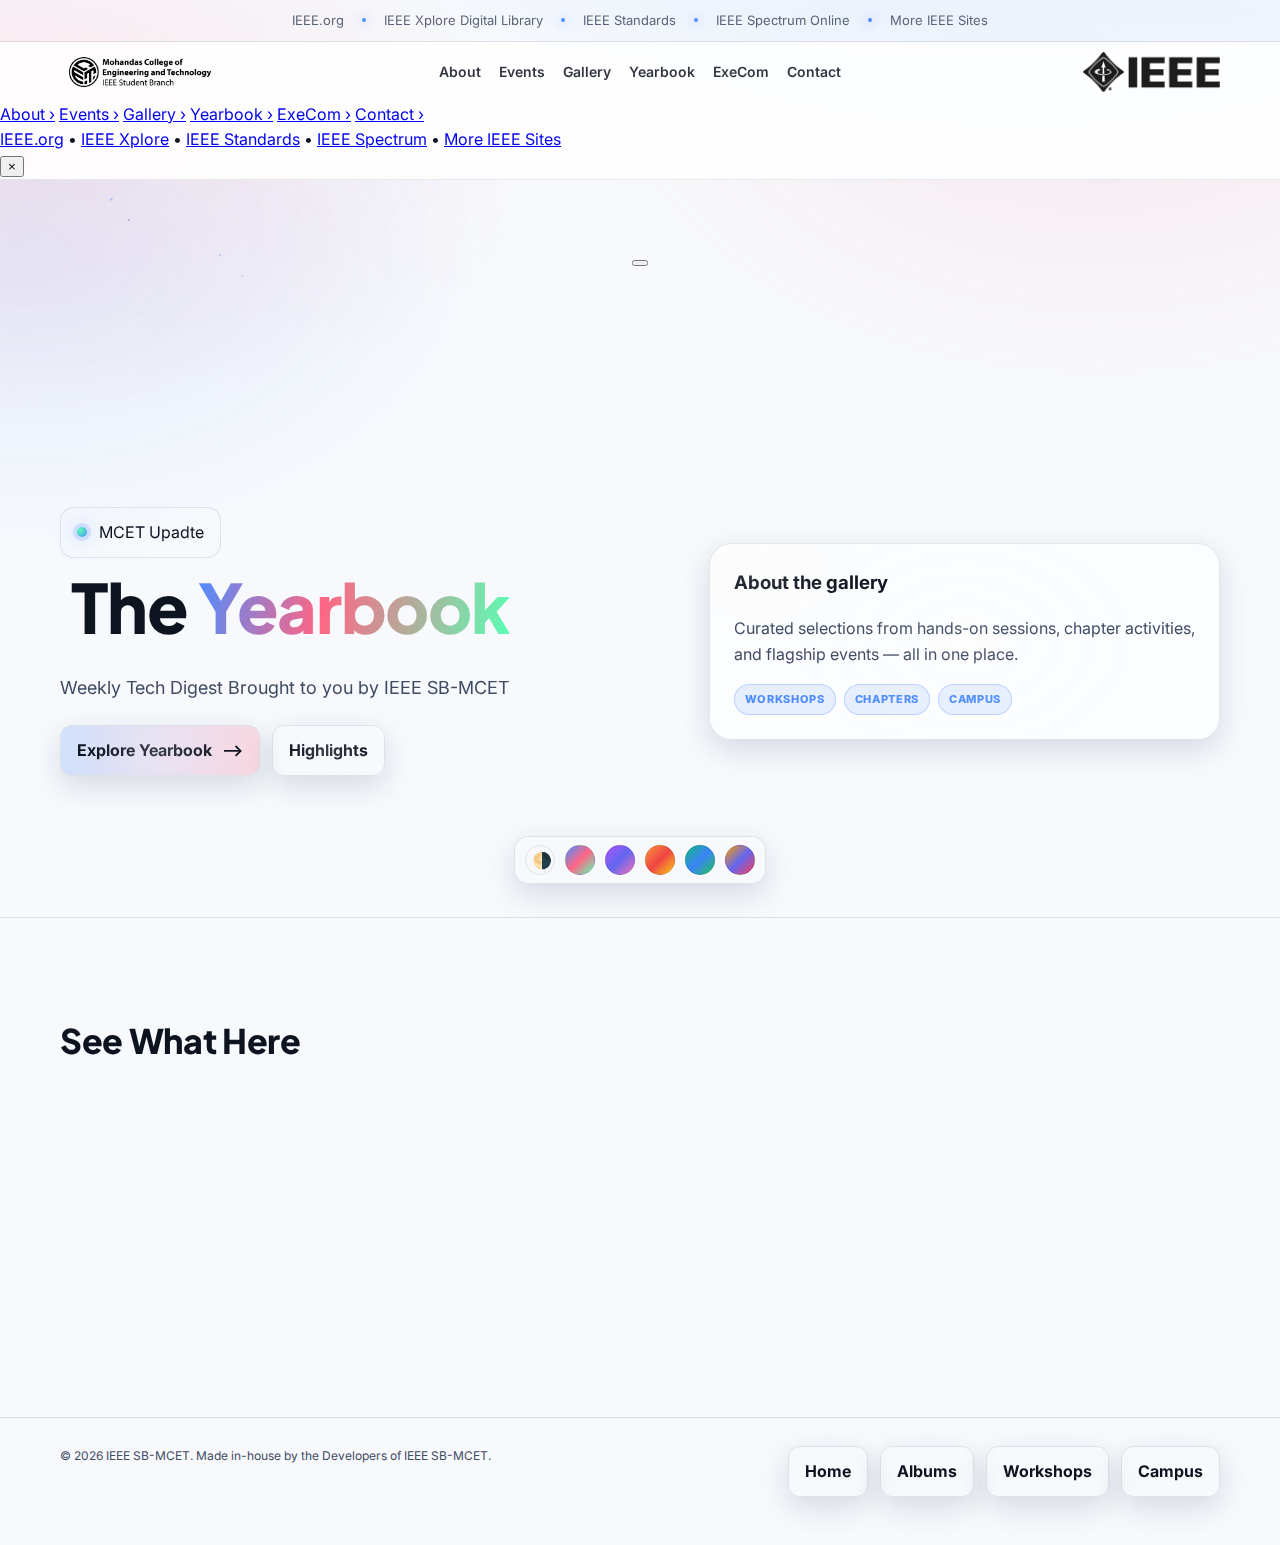
<file: yearbook.html>
<!DOCTYPE html>
<html lang="en" data-theme="dark">
  <head>
    <meta charset="utf-8" />
    <meta
      name="viewport"
      content="width=device-width, initial-scale=1, viewport-fit=cover"
    />
    <title>Gallery • IEEE SB-MCET</title>
    <meta
      name="description"
      content="IEEE SB-MCET Gallery — events, workshops, chapters, and
      campus moments."
    />
    <meta name="theme-color" content="#0f1020" />
    <link rel="preconnect" href="https://fonts.googleapis.com" />
    <link rel="preconnect" href="https://fonts.gstatic.com" crossorigin />
    <link
      href="https://fonts.googleapis.com/css2?family=Inter:wght@300;400;600;700;800;900&family=Plus+Jakarta+Sans:wght@400;600;700;800&display=swap"
      rel="stylesheet"
    />
    <link rel="stylesheet" href="./style.css" />
  </head>
  <body>
       <!-- Fast logo preloader with progress -->
<div class="loader-min" id="loader" aria-hidden="true">
    <div class="loader-card logo-only lg"> 
      <span class="logo-glow" aria-hidden="true"></span>
  
      <!-- Dark theme logo -->
      <img
        class="loader-logo dark"
        src="./IEEE Logos/IEEE SB MCET LOGOS/SB Logo White.png"
        alt="IEEE SB-MCET"
        width="220"
        height="56"
      />
      <!-- Light theme logo -->
      <img
        class="loader-logo light"
        src="./IEEE Logos/IEEE SB MCET LOGOS/SB Logo Black.png"
        alt="IEEE SB-MCET"
        width="220"
        height="56"
      />
  
      <div class="min-bar" aria-hidden="true">
        <span class="min-fill" id="loaderFill" style="width: 0%"></span>
      </div>
      <div class="min-legend">
        <span id="loaderPct">0%</span>
      </div>
    </div>
  </div>
    <!-- Progress bar -->
    <div class="progress" id="progress"></div>

    <!-- Utility bar -->
    <div class="utility-bar">
      <a href="https://www.ieee.org/" aria-label="IEEE.org">IEEE.org</a>
      <span class="utility-dot"></span>
      <a href="https://ieeexplore.ieee.org/Xplore/home.jsp" aria-label="IEEE Xplore">IEEE Xplore Digital Library</a>
      <span class="utility-dot"></span>
      <a href="https://standards.ieee.org/" aria-label="IEEE Standards">IEEE Standards</a>
      <span class="utility-dot"></span>
      <a href="https://spectrum.ieee.org/" aria-label="IEEE Spectrum">IEEE Spectrum Online</a>
      <span class="utility-dot"></span>
      <a href="https://www.ieee.org/sitemap.html" aria-label="More IEEE Sites">More IEEE Sites</a>
    </div>


    <!-- Header -->
  <header class="nav" id="nav">
    <div class="nav-inner">
      <!-- Left logo -->
      <a href="index.html" class="logo logo-left" aria-label="IEEE SB-MCET">
        <img class="logo-img dark" src="./IEEE Logos/IEEE SB MCET LOGOS/SB Logo White.png"
          alt="IEEE SB-MCET logo (dark)" width="220" height="56" />
        <img class="logo-img light" src="./IEEE Logos/IEEE SB MCET LOGOS/SB Logo Black.png"
          alt="IEEE SB-MCET logo (light)" width="220" height="56" />
      </a>

      <nav class="menu">
        <a href="about.html">About</a>
        <a href="events.html">Events</a>
        <a href="gallery.html">Gallery</a>
        <a href="index.html#yearbook">Yearbook</a>
        <a href="execom.html">ExeCom</a>
        <a href="contact.html">Contact</a>
      </nav>

      <!-- Right logo -->
      <a href="#" class="logo logo-right" aria-label="IEEE">
        <img class="logo-img dark" src="./IEEE Logos/ieee mb white png.png" alt="IEEE MB logo (dark)" width="200"
          height="56" />
        <img class="logo-img light" src="./IEEE Logos/ieee mb black png.png" alt="IEEE MB logo (light)" width="200"
          height="56" />
      </a>
    </div>

    <!-- Mobile dropdown (nav + utility) -->
    <div class="mobile-menu" id="mobileMenu">
      <nav class="menu-mobile">
        <a href="about.html">About <span class="arrow">›</span></a>
        <a href="events.html">Events <span class="arrow">›</span></a>
        <a href="gallery.html">Gallery <span class="arrow">›</span></a>
        <a href="index.html#yearbook">Yearbook <span class="arrow">›</span></a>
        <a href="execom.html">ExeCom <span class="arrow">›</span></a>
        <a href="contact.html">Contact <span class="arrow">›</span></a>
      </nav>

      <div class="mobile-utility">
        <a href="https://www.ieee.org/">IEEE.org</a>
        <span>•</span>
        <a href="https://ieeexplore.ieee.org/Xplore/home.jsp">IEEE Xplore</a>
        <span>•</span>
        <a href="https://standards.ieee.org/">IEEE Standards</a>
        <span>•</span>
        <a href="https://spectrum.ieee.org/">IEEE Spectrum</a>
        <span>•</span>
        <a href="https://www.ieee.org/sitemap.html">More IEEE Sites</a>
      </div>

      <!-- Close button -->
      <button class="menu-close" id="menuClose" aria-label="Close menu">&times;</button>
    </div>

  </header>

    <!-- Hero -->
    <section class="hero">
      <canvas class="hero-canvas" id="space"></canvas>
      <div class="hero-gradient" aria-hidden="true"></div>

          <!-- Hamburger button -->
    <button class="menu-toggle" aria-label="Open menu">
      <span class="bar"></span>
      <span class="bar"></span>
      <span class="bar"></span>
    </button>
    
      <div class="hero-inner">
        <div>
          <div class="hero-badge" data-reveal>
            <span class="dot"></span>
            <span>MCET Upadte</span>
          </div>
          <h1 class="title" id="heroTitle">
           The 
            <span class="gradient">Yearbook </span>
          </h1>
          <p class="subtitle">
            Weekly Tech Digest Brought to you by IEEE SB-MCET
          </p>
          <div class="hero-cta">
            <a class="btn btn-primary magnetic" href="#albums">
              Explore Yearbook
              <span aria-hidden="true">⟶</span>
              <span class="shine"></span>
            </a>
            <a class="btn btn-ghost magnetic" href="#highlights">
              Highlights
              <span class="shine"></span>
            </a>
          </div>
        </div>

        <div class="card tilt" data-reveal>
          <div class="shine"></div>
          <h3 class="card-title">About the gallery</h3>
          <p class="card-text">
            Curated selections from hands-on sessions, chapter activities, and
            flagship events — all in one place.
          </p>
          <div class="chips">
            <span class="chip">Workshops</span>
            <span class="chip">Chapters</span>
            <span class="chip">Campus</span>
          </div>
        </div>
      </div>
    </section>

    <!-- Albums -->
    <section id="albums">
      <div class="container">


        <!-- UPADTES -->
        <div class="section-head" id="chapters" style="margin-top: 24px">
          <h3 class="section-title">See What Here</h3>
        </div>
<div class="gallery-grid" data-reveal>
  <a href="https://ieee-sbmcet.netlify.app/yearbook/IEEE%20SB%20YearBook%2023-24.pdf" class="tile tilt m-update y-book">
    <div class="shine"></div>
    <img src="./asset/yearbook.png" alt="MCET Update Vol 001" />
  </a>
</div>
</div>

    </section>

    <!-- Footer -->
    <footer>
      <div class="footer-inner">
        <div class="credit">
          © <span id="year"></span> IEEE SB-MCET. Made in-house by the
          Developers of IEEE SB-MCET.
        </div>
        <div class="footer-links">
          <a class="btn btn-ghost magnetic" href="index.html">Home</a>
          <a class="btn btn-ghost magnetic" href="#albums">Albums</a>
          <a class="btn btn-ghost magnetic" href="#workshops">Workshops</a>
          <a class="btn btn-ghost magnetic" href="#campus">Campus</a>
        </div>
      </div>
    </footer>

    <!-- Bottom color switcher -->
    <div
      class="switcher"
      id="switcher"
      role="group"
      aria-label="Color switcher"
    >
      <button class="swatch theme" id="switchTheme" title="Toggle theme">
        🌗
      </button>
      <button class="swatch ocean" data-preset="ocean" title="Ocean"></button>
      <button class="swatch violet" data-preset="violet" title="Violet"></button>
      <button class="swatch sunset" data-preset="sunset" title="Sunset"></button>
      <button class="swatch emerald" data-preset="emerald" title="Emerald">
      </button>
      <button class="swatch amber" data-preset="amber" title="Amber"></button>
    </div>

    <!-- Custom cursor -->
    <div class="cursor" id="cursor"></div>

    <script src="./script.js"></script>
  </body>
</html>
</file>
<file: style.css>
:root {
  --bg: #0b0c15;
  --bg-2: #0e1022;
  --text: #e6e8f0;
  --text-dim: #a9afc3;
  --card: rgba(255, 255, 255, 0.06);
  --glass: rgba(200, 210, 255, 0.08);
  --stroke: rgba(255, 255, 255, 0.08);
  --accent: 255, 101, 132;
  --accent-2: 78, 141, 255;
  --accent-3: 90, 255, 180;
  --radius-xl: 22px;
  --radius-lg: 18px;
  --radius-md: 14px;
  --radius-sm: 10px;
  --shadow-1: 0 10px 30px rgba(0, 0, 0, 0.35);
  --shadow-2: 0 12px 50px rgba(0, 0, 0, 0.45);
  --blur: 10px;
}

[data-theme="light"] {
  --bg: #f7f9fc;
  --bg-2: #eef2f9;
  --text: #0e1320;
  --text-dim: #3f4a63;
  --card: rgba(10, 20, 60, 0.06);
  --glass: rgba(255, 255, 255, 0.65);
  --stroke: rgba(10, 20, 60, 0.1);
  --shadow-1: 0 10px 30px rgba(25, 40, 90, 0.15);
  --shadow-2: 0 12px 50px rgba(25, 40, 90, 0.2);
  --blur: 8px;
}

* {
  box-sizing: border-box;
}

html,
body {
  margin: 0;
  padding: 0;
  background:
    radial-gradient(
        1200px 600px at 80% -10%,
        rgba(var(--accent-2), 0.12),
        transparent 60%
      ),
    radial-gradient(
        900px 450px at 0% 10%,
        rgba(var(--accent), 0.14),
        transparent 60%
      ),
    var(--bg);
  color: var(--text);
  font-family: Inter, system-ui, -apple-system, Segoe UI, Roboto, Helvetica,
    Arial, "Apple Color Emoji", "Segoe UI Emoji", "Segoe UI Symbol";
  line-height: 1.6;
  scroll-behavior: smooth;
  -webkit-font-smoothing: antialiased;
  -moz-osx-font-smoothing: grayscale;
}

/* Scrollbar */
::-webkit-scrollbar {
  width: 10px;
  height: 10px;
}
::-webkit-scrollbar-thumb {
  background: linear-gradient(
    180deg,
    rgba(var(--accent-2), 0.8),
    rgba(var(--accent), 0.8)
  );
  border-radius: 999px;
}
::-webkit-scrollbar-track {
  background: transparent;
}

/* Utility bar */
.utility-bar {
  position: relative;
  z-index: 50;
  width: 100%;
  display: flex;
  gap: 18px;
  padding: 10px 20px;
  align-items: center;
  justify-content: center;
  color: var(--text-dim);
  font-size: 13px;
  border-bottom: 1px solid var(--stroke);
  background: linear-gradient(
    180deg,
    rgba(255, 255, 255, 0.06),
    rgba(255, 255, 255, 0.02)
  );
  backdrop-filter: blur(var(--blur));
}
.utility-bar a {
  color: inherit;
  text-decoration: none;
  opacity: 0.85;
}
.utility-dot {
  width: 4px;
  height: 4px;
  border-radius: 50%;
  background: rgba(var(--accent-2), 1);
  box-shadow: 0 0 10px rgba(var(--accent-2), 0.8);
}

/* Header / Nav */
.nav {
  position: sticky;
  top: 0;
  z-index: 100;
  backdrop-filter: blur(calc(var(--blur) + 2px));
  background: rgba(12, 16, 34, 0.4);
  border-bottom: 1px solid var(--stroke);
}
.nav-inner {
  max-width: 1200px;
  margin: 0 auto;
  padding: 10px 20px;
  display: grid;
  grid-template-columns: 1fr auto 1fr;
  gap: 12px;
  align-items: center;
}
.logo {
  display: inline-flex;
  align-items: center;
  gap: 10px;
}
.logo-left {
  justify-self: start;
}
.logo-right {
  justify-self: end;
}
.logo-img {
  display: block;
  height: 40px;
  width: auto;
}
@media (max-width: 840px) {
  .logo-img {
    height: 34px;
  }
}
.logo-img.light {
  display: none;
}
[data-theme="light"] .logo-img.dark {
  display: none;
}
[data-theme="light"] .logo-img.light {
  display: block;
}

.menu {
  display: flex;
  gap: 18px;
  align-items: center;
  justify-content: center;
}
.menu a {
  color: var(--text);
  text-decoration: none;
  font-weight: 600;
  font-size: 14px;
  opacity: 0.86;
  position: relative;
}
.menu a::after {
  content: "";
  position: absolute;
  left: 0;
  right: 0;
  bottom: -8px;
  height: 2px;
  transform: scaleX(0);
  transform-origin: 0 50%;
  background: linear-gradient(
    90deg,
    rgba(var(--accent-2), 1),
    rgba(var(--accent), 1)
  );
  transition: transform 260ms ease;
  border-radius: 999px;
}
.menu a:hover::after {
  transform: scaleX(1);
}
.menu a.active::after {
  transform: scaleX(1);
}

/* Buttons (with leak fix) */
.btn {
  --bgbtn: rgba(255, 255, 255, 0.08);
  padding: 12px 16px;
  border-radius: 12px;
  border: 1px solid var(--stroke);
  background: var(--bgbtn);
  color: var(--text);
  font-weight: 700;
  text-decoration: none;
  display: inline-flex;
  align-items: center;
  gap: 10px;
  cursor: pointer;
  transition:
    transform 160ms ease,
    background 200ms ease,
    border-color 200ms ease,
    box-shadow 200ms ease;
  box-shadow: var(--shadow-1);
  position: relative;
  overflow: hidden;
  background-clip: padding-box;
  isolation: isolate;
}
.btn:hover {
  transform: translateY(-2px);
  border-color: rgba(var(--accent-2), 0.45);
  box-shadow: 0 18px 40px rgba(78, 141, 255, 0.25);
}
.btn .shine {
  position: absolute;
  top: -10%;
  left: -10%;
  width: 120%;
  height: 120%;
  background: radial-gradient(
    circle at 50% 50%,
    rgba(255, 255, 255, 0.18),
    transparent 60%
  );
  transform: translate(var(--mx, 0), var(--my, 0));
  pointer-events: none;
  transition: transform 80ms linear;
}
.btn-primary {
  --bgbtn: linear-gradient(
    90deg,
    rgba(var(--accent-2), 0.22),
    rgba(var(--accent), 0.22)
  );
}
.btn-ghost {
  --bgbtn: transparent;
}

/* Hero */
.hero {
  position: relative;
  overflow: clip;
  min-height: 82vh;
  display: grid;
  place-items: center;
  border-bottom: 1px solid var(--stroke);
}
.hero-canvas {
  position: absolute;
  inset: 0;
  z-index: 0;
  filter: blur(0.2px) saturate(1.1);
  opacity: 0.55;
  pointer-events: none;
}
.hero-gradient {
  position: absolute;
  inset: -20% -10% -30% -10%;
  background:
    radial-gradient(
        800px 500px at 10% 20%,
        rgba(var(--accent-2), 0.18),
        transparent 60%
      ),
    radial-gradient(
        900px 600px at 80% 0%,
        rgba(var(--accent), 0.18),
        transparent 60%
      );
  filter: blur(40px);
  opacity: 0.65;
  z-index: 0;
}
.hero-inner {
  position: relative;
  z-index: 2;
  width: 100%;
  max-width: 1200px;
  padding: 80px 20px 60px;
  display: grid;
  grid-template-columns: 1.1fr 0.9fr;
  gap: 24px;
  align-items: center;
}
.title {
  font-family: "Plus Jakarta Sans", Inter, system-ui, sans-serif;
  font-weight: 900;
  letter-spacing: -0.02em;
  font-size: clamp(36px, 6.2vw, 68px);
  line-height: 1.02;
  margin: 14px 0 14px;

}
.word span{
    padding-bottom: 7px;
}
.title .gradient *{
  background: linear-gradient(
    100deg,
    rgba(var(--accent-2), 1) 0%,
    rgba(var(--accent), 1) 40%,
    rgba(var(--accent-3), 1) 100%
  );
  -webkit-background-clip: text;
  background-clip: text;
  color: transparent;
}
.subtitle {
  color: var(--text-dim);
  font-size: clamp(16px, 1.8vw, 18px);
  max-width: 60ch;
}
.hero-cta {
  margin-top: 22px;
  display: flex;
  gap: 12px;
  flex-wrap: wrap;
}
.hero-badge {
  display: inline-flex;
  align-items: center;
  gap: 12px;
  padding: 12px 16px;
  border-radius: 14px;
  border: 1px solid var(--stroke);
  background: linear-gradient(
    180deg,
    rgba(255, 255, 255, 0.06),
    rgba(255, 255, 255, 0.02)
  );
  backdrop-filter: blur(var(--blur));
  width: fit-content;
}
.hero-badge .dot {
  width: 10px;
  height: 10px;
  border-radius: 999px;
  background: radial-gradient(
    circle at 30% 30%,
    rgba(var(--accent-3), 1),
    rgba(var(--accent-2), 1)
  );
  box-shadow:
    0 0 0 4px rgba(var(--accent-2), 0.2),
    0 0 22px rgba(var(--accent-2), 0.65);
}

/* Scroll hint */
.scroll-hint {
  position: absolute;
  bottom: 14px;
  left: 50%;
  transform: translateX(-50%);
  color: var(--text-dim);
  font-size: 12px;
  letter-spacing: 0.08em;
  display: flex;
  gap: 10px;
  align-items: center;
  opacity: 0.9;
}
.scroll-hint .mouse {
  width: 20px;
  height: 30px;
  border-radius: 10px;
  border: 2px solid rgba(255, 255, 255, 0.35);
  position: relative;
  background: transparent;
}
[data-theme="light"] .scroll-hint .mouse {
  border: 2px solid rgba(0, 0, 0, 0.45);
}
.scroll-hint .mouse::after {
  content: "";
  position: absolute;
  top: 5px;
  left: 50%;
  transform: translateX(-50%);
  width: 4px;
  height: 6px;
  border-radius: 2px;
  background: rgba(255, 255, 255, 0.75);
  animation: wheel 1100ms ease-in-out infinite;
}
[data-theme="light"] .scroll-hint .mouse::after {
  background: rgba(0, 0, 0, 0.65);
}
@keyframes wheel {
  0% {
    transform: translate(-50%, 0);
    opacity: 1;
  }
  100% {
    transform: translate(-50%, 10px);
    opacity: 0;
  }
}

/* Sections */
section {
  position: relative;

}
.container {
  max-width: 1200px;
  margin: 0 auto;
  padding: 72px 20px;
}
.section-head {
  display: flex;
  align-items: end;
  justify-content: space-between;
  flex-wrap: wrap;
  gap: 16px;
  margin-bottom: 26px;
}
.section-title {
  font-family: "Plus Jakarta Sans", Inter, system-ui, sans-serif;
  font-weight: 800;
  letter-spacing: -0.01em;
  font-size: clamp(22px, 3.2vw, 34px);
  margin: 0;
}
.section-sub {
  color: var(--text-dim);
  max-width: 60ch;
  font-size: 14px;
}
.event-p{
  margin-bottom: 30px;
}

/* About / stat cards */
.about-grid {
  display: grid;
  grid-template-columns: 1.1fr 0.9fr;
  gap: 22px;
}
.card {
  background: var(--glass);
  border: 1px solid var(--stroke);
  border-radius: var(--radius-xl);
  padding: 24px;
  box-shadow: var(--shadow-1);
  overflow: hidden;
  position: relative;
}
.card::before {
  content: "";
  position: absolute;
  top: -20%;
  left: -20%;
  width: 60%;
  height: 60%;
  background: radial-gradient(
    circle at 50% 50%,
    rgba(255, 255, 255, 0.12),
    transparent 60%
  );
  transform: rotate(12deg);
  pointer-events: none;
}
.card-title {
  margin-top: 0;
}
.card-title-sm {
  margin: 6px 0 4px;
}
.card-text {
  margin-top: 4px;
  color: var(--text-dim);
}
.made-in {
  margin-top: 14px;
}
.about-list {
  margin: 0;
  padding: 0;
  list-style: none;
  display: grid;
  gap: 14px;
  margin-top: 12px;
}
.about-item {
  display: grid;
  grid-template-columns: 36px 1fr;
  gap: 12px;
  align-items: start;
}
.pill {
  display: inline-flex;
  padding: 6px 10px;
  border-radius: 999px;
  font-weight: 700;
  color: rgba(var(--accent-2), 1);
  background: rgba(var(--accent-2), 0.12);
  border: 1px solid rgba(var(--accent-2), 0.3);
  font-size: 12px;
}
.stats {
  display: grid;
  grid-template-columns: repeat(3, minmax(0, 1fr));
  gap: 12px;
  margin-top: 8px;
}
.stat {
  background: linear-gradient(
    180deg,
    rgba(255, 255, 255, 0.06),
    rgba(255, 255, 255, 0.02)
  );
  border: 1px solid var(--stroke);
  border-radius: var(--radius-lg);
  padding: 18px;
}
.stat .num {
  font-size: 26px;
  font-weight: 900;
  letter-spacing: -0.02em;
}
.stat .label {
  color: var(--text-dim);
  font-size: 12px;
}

/* Live/Upcoming blocks */
.live {
  display: grid;
  grid-template-columns: 64px 1fr auto;
  align-items: center;
  gap: 12px;
  margin-top: 16px;
  padding: 12px;
  border-radius: 14px;
  border: 1px solid var(--stroke);
  background: linear-gradient(
    180deg,
    rgba(255, 255, 255, 0.06),
    rgba(255, 255, 255, 0.02)
  );
}
.live .thumb {
  width: 64px;
  height: 64px;
  border-radius: 12px;
  border: 1px solid var(--stroke);
  background:
    radial-gradient(
        60px 60px at 70% 20%,
        rgba(255, 255, 255, 0.12),
        transparent
      ),
    var(--img, url("https://picsum.photos/seed/live/200/200")) center/cover
      no-repeat;
}
.live .live-top {
  display: flex;
  align-items: center;
  gap: 10px;
}
.live .badge {
  font-size: 10px;
  font-weight: 900;
  letter-spacing: 0.08em;
  text-transform: uppercase;
  padding: 4px 8px;
  border-radius: 999px;
  border: 1px solid rgba(var(--accent-3), 0.4);
  background: rgba(var(--accent-3), 0.12);
  color: rgba(var(--accent-3), 1);
}
.live[data-status="live"] .badge {
  border-color: rgba(var(--accent), 0.5);
  background: rgba(var(--accent), 0.15);
  color: rgba(var(--accent), 1);
}
.live[data-status="offline"] .badge {
  border-color: rgba(255, 255, 255, 0.2);
  background: rgba(255, 255, 255, 0.06);
  color: var(--text-dim);
}
.live .live-name {
  font-weight: 800;
}
.live .live-sub {
  color: var(--text-dim);
  font-size: 12px;
}
.countdown {
  font-family: ui-monospace, Menlo, Monaco, Consolas, "Courier New", monospace;
  font-weight: 800;
  padding: 6px 8px;
  border-radius: 10px;
  background: rgba(255, 255, 255, 0.06);
  border: 1px solid var(--stroke);
}

/* Events carousel - infinite drag (no snap) */
.carousel {
  position: relative;
  overflow: visible;
}
.track {
  display: grid;
  grid-auto-flow: column;
  grid-auto-columns: minmax(260px, 1fr);
  gap: 16px;
  overflow-x: auto;
  padding-bottom: 6px;
  scrollbar-width: none;
  cursor: grab;
  user-select: none;
  -webkit-user-select: none;
}
.track.dragging {
  cursor: grabbing;
}
.track::-webkit-scrollbar {
  display: none;
}
#events .event,
#events .event * {
  user-select: none;
  -webkit-user-select: none;
}
.card.event {
  padding: 0;
  height: 320px;
  display: grid;
  grid-template-rows: 1fr auto;
  perspective: 700px;
}
.event .media {
  position: relative;
  overflow: hidden;
  border-top-left-radius: var(--radius-xl);
  border-top-right-radius: var(--radius-xl);
}
.event img {
  width: 100%;
  height: 100%;
  object-fit: cover;
  transform: scale(1);
  transition: transform 600ms ease;
}
.event:hover img {
  transform: scale(1.08);
}
.event .overlay {
  position: absolute;
  inset: 0;
  background: linear-gradient(to top, rgba(6, 10, 24, 0.9), transparent 50%);
}
.event .meta {
  padding: 14px 16px 16px;
  display: grid;
  gap: 8px;
}
.tag {
  display: inline-flex;
  gap: 8px;
  align-items: center;
  font-size: 11px;
  color: rgba(var(--accent-3), 1);
  background: rgba(var(--accent-3), 0.12);
  border: 1px solid rgba(var(--accent-3), 0.4);
  padding: 6px 10px;
  border-radius: 999px;
  width: fit-content;
  font-weight: 800;
  letter-spacing: 0.06em;
  text-transform: uppercase;
}
.carousel .arrows {
  position: absolute;
  top: -56px;
  right: 0;
  display: flex;
  gap: 10px;
}
.icon-btn {
  width: 40px;
  height: 40px;
  border-radius: 12px;
  border: 1px solid var(--stroke);
  background: linear-gradient(
    180deg,
    rgba(255, 255, 255, 0.06),
    rgba(255, 255, 255, 0.02)
  );
  display: grid;
  place-items: center;
  cursor: pointer;
}
.icon-btn:disabled {
  opacity: 0.5;
  cursor: not-allowed;
}

/* Gallery - exactly 3 x 2 */
.gallery-grid {
  display: grid;
  grid-template-columns: repeat(3, minmax(0, 1fr));
  grid-auto-rows: 1fr;
  gap: 16px;
  z-index: 300;
}
.gallery-grid .tile {
  background: var(--glass);
  border: 1px solid var(--stroke);
  border-radius: var(--radius-lg);
  overflow: hidden;
  display: block;
  position: relative;
  cursor: zoom-in;
  aspect-ratio: 3 / 2;
}
.gallery-grid .tile img {
  width: 100%;
  height: 100%;
  object-fit: cover;
  transition: transform 600ms cubic-bezier(0.22, 1, 0.36, 1);
}
.gallery-grid .tile:hover img {
  transform: scale(1.06);
}
.lightbox {
  position: fixed;
  inset: 0;
  z-index: 200;
  background: rgba(6, 10, 24, 0.85);
  display: none;
  align-items: center;
  justify-content: center;
  padding: 20px;
}
.lightbox.open {
  display: flex;
}
.lightbox img {
  max-width: min(1200px, 92vw);
  max-height: 86vh;
  border-radius: 14px;
  box-shadow: var(--shadow-2);
  border: 1px solid var(--stroke);
}

/* Yearbook & Updates - compact media cards */
.split {
  display: grid;
  grid-template-columns: 1fr;
  gap: 16px;

}
@media (min-width: 840px) {
  .split {
    grid-template-columns: 1fr 1fr;
  }
}
.media-card {
  display: grid;
  grid-template-columns: 220px 1fr;
  gap: 18px;
  align-items: center;
  padding: 18px;
}
@media (max-width: 700px) {
  .media-card {
    grid-template-columns: 1fr;
  }
}
.media-img {
  height: 180px;
  border-radius: 16px;
  border: 1px solid var(--stroke);
  box-shadow: 0 18px 50px rgba(78, 141, 255, 0.18);
  position: relative;
}
.yearbook-img {
  background:
    linear-gradient(
        135deg,
        rgba(var(--accent-2), 0.22),
        rgba(var(--accent), 0.2)
      ),
    url("asset/yearbook.png") center/cover no-repeat;
}
.updates-img {
  background:
    linear-gradient(
        135deg,
        rgba(var(--accent-3), 0.22),
        rgba(var(--accent-2), 0.2)
      ),
    url("https://picsum.photos/seed/volume037/1200/800") center/cover no-repeat;
}
.media-body .hero-cta {
  margin-top: 10px;
}

/* Team */
.team {
  display: grid;
  grid-template-columns: repeat(1, minmax(0, 1fr));
  gap: 16px;
}
@media (min-width: 720px) {
  .team {
    grid-template-columns: repeat(2, minmax(0, 1fr));
  }
}
@media (min-width: 1024px) {
  .team {
    grid-template-columns: repeat(3, minmax(0, 1fr));
  }
}
.member {
  padding: 18px;
  display: grid;
  grid-template-columns: 64px 1fr;
  gap: 12px;
  align-items: center;
}
.avatar {
  width: 64px;
  height: 64px;
  border-radius: 16px;
  border: 1px solid var(--stroke);
  background:
    linear-gradient(180deg, rgba(255, 255, 255, 0.08), rgba(255, 255, 255, 0.02)),
    var(--img, url("https://picsum.photos/seed/avatar/300/300")) center/cover
      no-repeat;
}
.member h4 {
  margin: 0;
  font-weight: 800;
}
.role {
  color: var(--text-dim);
  font-size: 13px;
  margin-top: -2px;
}
.chips {
  display: flex;
  flex-wrap: wrap;
  gap: 8px;
  margin-top: 10px;
  
}
.chip {
  font-size: 11px;
  color: rgba(var(--accent-2), 1);
  background: rgba(var(--accent-2), 0.12);
  border: 1px solid rgba(var(--accent-2), 0.3);
  padding: 6px 10px;
  border-radius: 999px;
  width: fit-content;
  font-weight: 800;
  letter-spacing: 0.06em;
  text-transform: uppercase;
  text-decoration: none;
}

/* Contact */
.contact-grid {
  display: grid;
  grid-template-columns: 1.1fr 0.9fr;
  gap: 16px;
}
.map {
  height: 360px;
  border-radius: 18px;
  border: 1px solid var(--stroke);
  background:
    linear-gradient(
        120deg,
        rgba(var(--accent-2), 0.24),
        rgba(var(--accent), 0.22)
      ),
    url("asset/sb_contact_img.png") center/cover no-repeat;
  position: relative;
}
.form {
  display: grid;
  gap: 12px;
}
.input {
  position: relative;
  padding-top: 10px;
}
.input input,
.input textarea {
  width: 100%;
  padding: 16px 14px;
  border-radius: 14px;
  border: 1px solid var(--stroke);
  background: rgba(255, 255, 255, 0.04);
  color: var(--text);
  outline: none;
  font: inherit;
  transition:
    border-color 200ms ease,
    box-shadow 200ms ease;
  margin: 17px 10px 10px 10px;
}
.input textarea {
  min-height: 120px;
  resize: vertical;
}
.input label {
  position: absolute;
  left: 12px;
  top: -8px;
  font-size: 11px;
  color: var(--text-dim);
  background: linear-gradient(
    180deg,
    rgba(255, 255, 255, 0.06),
    rgba(255, 255, 255, 0.02)
  );
  padding: 4px 8px;
  border-radius: 8px;
  border: 1px solid var(--stroke);
  pointer-events: none;
}
.input input:focus,
.input textarea:focus {
  border-color: rgba(var(--accent-2), 0.5);
  box-shadow: 0 12px 36px rgba(78, 141, 255, 0.22);
}
.form-actions {
  display: flex;
  gap: 10px;
  flex-wrap: wrap;
}

/* Footer */
footer {
  border-top: 1px solid var(--stroke);
  background: linear-gradient(
    180deg,
    rgba(255, 255, 255, 0.04),
    rgba(255, 255, 255, 0.02)
  );
}
.footer-inner {
  max-width: 1200px;
  margin: 0 auto;
  padding: 28px 20px 48px;
  color: var(--text-dim);
  display: grid;
  grid-template-columns: 1fr auto;
  gap: 12px;
}
.footer-links {
  display: flex;
  gap: 12px;
}
.credit {
  font-size: 12px;
}

/* Bottom color switcher */
.switcher {
  position: fixed;
  bottom: 16px;
  left: 50%;
  transform: translateX(-50%);
  z-index: 160;
  display: flex;
  gap: 10px;
  padding: 8px 10px;
  border-radius: 14px;
  border: 1px solid var(--stroke);
  background: linear-gradient(
    180deg,
    rgba(255, 255, 255, 0.06),
    rgba(255, 255, 255, 0.02)
  );
  backdrop-filter: blur(calc(var(--blur) - 2px));
  box-shadow: var(--shadow-1);
}
.swatch {
  width: 30px;
  height: 30px;
  border-radius: 999px;
  border: 1px solid var(--stroke);
  cursor: pointer;
}
.swatch.theme {
  font-size: 16px;
  display: grid;
  place-items: center;
  background: transparent;
}
.swatch.ocean {
  background: linear-gradient(
    135deg,
    rgba(78, 141, 255, 1),
    rgba(255, 101, 132, 1),
    rgba(90, 255, 180, 1)
  );
}
.swatch.violet {
  background: linear-gradient(
    135deg,
    rgba(168, 85, 247, 1),
    rgba(99, 102, 241, 1),
    rgba(244, 114, 182, 1)
  );
}
.swatch.sunset {
  background: linear-gradient(
    135deg,
    rgba(251, 146, 60, 1),
    rgba(239, 68, 68, 1),
    rgba(250, 204, 21, 1)
  );
}
.swatch.emerald {
  background: linear-gradient(
    135deg,
    rgba(16, 185, 129, 1),
    rgba(59, 130, 246, 1),
    rgba(34, 197, 94, 1)
  );
}
.swatch.amber {
  background: linear-gradient(
    135deg,
    rgba(245, 158, 11, 1),
    rgba(99, 102, 241, 1),
    rgba(244, 63, 94, 1)
  );
}

/* Reveal animations, tilt, micro interactions, progress, cursor */
[data-reveal] {
  opacity: 0;
  transform: translateY(14px);
  transition:
    transform 600ms cubic-bezier(0.22, 1, 0.36, 1),
    opacity 600ms ease;
}
[data-reveal].visible {
  opacity: 1;
  transform: translateY(0);
}
.stagger > * {
  opacity: 0;
  transform: translateY(12px);
}
.stagger.visible > * {
  animation: rise 700ms cubic-bezier(0.22, 1, 0.36, 1) forwards;
}
.stagger.visible > *:nth-child(1) {
  animation-delay: 30ms;
}
.stagger.visible > *:nth-child(2) {
  animation-delay: 120ms;
}
.stagger.visible > *:nth-child(3) {
  animation-delay: 210ms;
}
.stagger.visible > *:nth-child(4) {
  animation-delay: 300ms;
}
.stagger.visible > *:nth-child(5) {
  animation-delay: 390ms;
}
.stagger.visible > *:nth-child(6) {
  animation-delay: 480ms;
}
@keyframes rise {
  to {
    opacity: 1;
    transform: translateY(0);
  }
}
.tilt {
  transform-style: preserve-3d;
  transform: perspective(800px) rotateX(0deg) rotateY(0deg);
  transition: transform 120ms ease;
}
.tilt .shine {
  position: absolute;
  inset: 0;
  background: radial-gradient(
    300px 200px at var(--px, 50%) var(--py, 50%),
    rgba(255, 255, 255, 0.1),
    transparent 60%
  );
  pointer-events: none;
  opacity: 0.6;
}
.magnetic {
  position: relative;
  transition: transform 140ms ease;
}
.progress {
  position: fixed;
  top: 0;
  left: 0;
  height: 3px;
  width: 0%;
  background: linear-gradient(
    90deg,
    rgba(var(--accent-2), 1),
    rgba(var(--accent), 1),
    rgba(var(--accent-3), 1)
  );
  z-index: 120;
  box-shadow: 0 4px 14px rgba(78, 141, 255, 0.5);
}
.cursor {
  position: fixed;
  width: 18px;
  height: 18px;
  border-radius: 999px;
  background: radial-gradient(
    circle at 30% 30%,
    rgba(var(--accent-3), 0.9),
    rgba(var(--accent-2), 0.9)
  );
  pointer-events: none;
  z-index: 150;
  mix-blend-mode: difference;
  opacity: 0;
  transition: opacity 200ms ease;
}

/* Responsive tweaks */
@media (max-width: 840px) {
  .hero-inner {
    grid-template-columns: 1fr;
    padding-top: 56px;
  }
  .about-grid,
  .contact-grid {
    grid-template-columns: 1fr;
  }
  .menu {
    display: none;
  }
}

/* Reduced motion */
@media (prefers-reduced-motion: reduce) {
  .btn,
  .gallery-grid .tile img,
  [data-reveal],
  .stagger > * {
    transition: none !important;
    animation: none !important;
  }
  .hero-canvas,
  .cursor {
    display: none !important;
  }
}

/* ============================= */
/* About page extras and fixes   */
/* ============================= */

/* Values */
.values-grid {
  display: grid;
  grid-template-columns: repeat(4, minmax(0, 1fr));
  gap: 16px;
}
@media (max-width: 980px) {
  .values-grid {
    grid-template-columns: repeat(2, minmax(0, 1fr));
  }
}
.value {
  padding: 20px;
}
.value-icon {
  font-size: 28px;
  line-height: 1;
  margin-bottom: 10px;
}
.value-title {
  margin: 6px 0 6px;
}

/* Timeline */
.timeline {
  position: relative;
  margin-left: 12px;
}
.timeline::before {
  content: "";
  position: absolute;
  left: 14px;
  top: 0;
  bottom: 0;
  width: 2px;
  background: linear-gradient(
    180deg,
    rgba(255, 255, 255, 0.18),
    rgba(255, 255, 255, 0.06)
  );
}
.titem {
  display: grid;
  grid-template-columns: 44px 1fr;
  gap: 12px;
  margin-bottom: 16px;
}
.tnode {
  position: relative;
  top: 12px;
  left: 6px;
  width: 16px;
  height: 16px;
  border-radius: 999px;
  background: radial-gradient(
    circle at 30% 30%,
    rgba(var(--accent-3), 1),
    rgba(var(--accent-2), 1)
  );
  box-shadow: 0 0 0 4px rgba(78, 141, 255, 0.18);
}
.tcard {
  padding: 18px;
}
.tmeta {
  display: flex;
  align-items: center;
  gap: 10px;
  margin-bottom: 4px;
}
.tbadge {
  font-size: 11px;
  font-weight: 900;
  letter-spacing: 0.08em;
  padding: 4px 8px;
  border-radius: 999px;
  border: 1px solid rgba(var(--accent-2), 0.4);
  background: rgba(var(--accent-2), 0.12);
  color: rgba(var(--accent-2), 1);
}
.tTitle {
  margin: 6px 0 6px;
}

/* Chapters */
.chapters-grid {
  display: grid;
  grid-template-columns: repeat(2, minmax(0, 1fr));
  gap: 16px;
}
@media (max-width: 980px) {
  .chapters-grid {
    grid-template-columns: 1fr;
  }
}
.chapter-img {
  height: 160px;
  border-radius: 14px;
  border: 1px solid var(--stroke);
  background:
    linear-gradient(
        180deg,
        rgba(255, 255, 255, 0.08),
        rgba(255, 255, 255, 0.02)
      ),
    var(--img, url("https://picsum.photos/seed/chapter/800/600")) center/cover
      no-repeat;
  margin-bottom: 12px;
}
.chapter-title {
  margin: 8px 0 6px;
}

/* Quick Facts smoothing + correct icon placement */
#facts .stat.card {
  background: linear-gradient(
      180deg,
      rgba(255, 255, 255, 0.05),
      rgba(255, 255, 255, 0.015)
    ),
    var(--glass);
  border: 1px solid rgba(255, 255, 255, 0.08);
}
#facts .stat.card::before {
  content: "";
  position: absolute;
  inset: -10% -10% auto -10%;
  height: 80%;
  border-radius: inherit;
  background: radial-gradient(
    900px 460px at 12% 0%,
    rgba(255, 255, 255, 0.08),
    transparent 60%
  );
  filter: blur(14px);
  pointer-events: none;
  opacity: 0.9;
}
#facts .stats .stat {
  position: relative;
  padding-right: 84px;
  overflow: hidden;
}
#facts .stats .stat > * {
  position: relative;
  z-index: 2;
}
#facts .stats .stat::after {
  content: "";
  position: absolute;
  top: 14px;
  right: 14px;
  width: 44px;
  height: 44px;
  border-radius: 12px;
  background: linear-gradient(
    135deg,
    rgba(var(--accent-2), 0.35),
    rgba(var(--accent), 0.35)
  );
  -webkit-mask: var(--ico) center/60% no-repeat;
  mask: var(--ico) center/60% no-repeat;
  z-index: 1;
  opacity: 0.95;
  filter: drop-shadow(0 6px 18px rgba(0, 0, 0, 0.25));
}
#facts .stats .stat:nth-child(1) {
  --ico: url("data:image/svg+xml;utf8,<svg xmlns='http://www.w3.org/2000/svg' viewBox='0 0 24 24'><path fill='white' d='M16 11a3 3 0 1 0-3-3a3 3 0 0 0 3 3Zm-8 0a3 3 0 1 0-3-3a3 3 0 0 0 3 3Zm0 2c-2.67 0-8 1.34-8 4v3h10v-3c0-1.04.37-1.9.99-2.63A13.5 13.5 0 0 0 8 13Zm8 0c-.91 0-1.76.1-2.53.28A4.52 4.52 0 0 1 15 17v3h9v-3c0-2.66-5.33-4-8-4Z'/></svg>");
}
#facts .stats .stat:nth-child(2) {
  --ico: url("data:image/svg+xml;utf8,<svg xmlns='http://www.w3.org/2000/svg' viewBox='0 0 24 24'><path fill='white' d='M19 4h-1V2h-2v2H8V2H6v2H5a2 2 0 0 0-2 2v12a2 2 0 0 0 2 2h14a2 2 0 0 0 2-2V6a2 2 0 0 0-2-2Zm0 14H5V9h14v9Z'/></svg>");
}
#facts .stats .stat:nth-child(3) {
  --ico: url("data:image/svg+xml;utf8,<svg xmlns='http://www.w3.org/2000/svg' viewBox='0 0 24 24'><path fill='white' d='M9 21h6v-1H9v1Zm3-19a7 7 0 0 0-4 12.9V17h8v-2.1A7 7 0 0 0 12 2Z'/></svg>");
}
#facts .stats .stat:nth-child(4) {
  --ico: url("data:image/svg+xml;utf8,<svg xmlns='http://www.w3.org/2000/svg' viewBox='0 0 24 24'><path fill='white' d='M3 3h8v8H3V3Zm10 0h8v8h-8V3ZM3 13h8v8H3v-8Zm10 0h8v8h-8v-8Z'/></svg>");
}
#facts .stats .stat:nth-child(5) {
  --ico: url("data:image/svg+xml;utf8,<svg xmlns='http://www.w3.org/2000/svg' viewBox='0 0 24 24'><path fill='white' d='M4 6h16v2H4V6Zm0 4h16v2H4v-2Zm0 4h10v2H4v-2Z'/></svg>");
}
#facts .stats .stat:nth-child(6) {
  --ico: url("data:image/svg+xml;utf8,<svg xmlns='http://www.w3.org/2000/svg' viewBox='0 0 24 24'><path fill='white' d='M12 17.27L18.18 21 16.54 13.97 22 9.24l-7.19-.61L12 2 9.19 8.63 2 9.24l5.46 4.73L5.82 21z'/></svg>");
}

/* FAQ smoothing and interaction */
#faqs .faq {
  display: grid;
  gap: 16px;
}
#faqs .faq-item.card {
  background: linear-gradient(
      180deg,
      rgba(255, 255, 255, 0.05),
      rgba(255, 255, 255, 0.015)
    ),
    var(--glass);
  border: 1px solid rgba(255, 255, 255, 0.08);
  overflow: hidden; 
}
#faqs .faq-item.card::before {
  content: "";
  position: absolute;
  inset: -10% -10% auto -10%;
  height: 70%;
  border-radius: inherit;
  background: radial-gradient(
    900px 460px at 12% 0%,
    rgba(255, 255, 255, 0.08),
    transparent 60%
  );
  filter: blur(12px);
  pointer-events: none;
  opacity: 0.9;
}
#faqs .faq-q {
  width: 100%;
  text-align: left;
  padding: 16px 18px;
  background: transparent;
  border: none;
  color: var(--text);
  font: inherit;
  font-weight: 800;
  display: flex;
  justify-content: space-between;
  align-items: center;
  cursor: pointer;
}
#faqs .faq-a {
  padding: 0 18px 18px;
  color: var(--text-dim);
  display: none;
}
#faqs .faq-item.open .faq-a {
  display: block;
}
#faqs .faq-item.open .faq-toggle {
  transform: rotate(45deg);
}

/* Light theme nav bar */
[data-theme="light"] .nav {
  background: rgba(255, 255, 255, 0.85);
}

/* Preloader */
html.is-loading {
  overflow: hidden;
}

.loader {
  position: fixed;
  inset: 0;
  z-index: 9999;
  display: grid;
  place-items: center;
  background:
    radial-gradient(
        900px 600px at 80% -10%,
        rgba(var(--accent-2), 0.14),
        transparent 60%
      ),
    radial-gradient(
        800px 500px at 10% 110%,
        rgba(var(--accent), 0.14),
        transparent 60%
      ),
    var(--bg);
}

[data-theme="light"] .loader {
  background:
    radial-gradient(
        900px 600px at 80% -10%,
        rgba(var(--accent-2), 0.12),
        transparent 60%
      ),
    radial-gradient(
        800px 500px at 10% 110%,
        rgba(var(--accent), 0.12),
        transparent 60%
      ),
    var(--bg);
}

.loader-glow {
  position: absolute;
  inset: -20% -10% -30% -10%;
  background:
    radial-gradient(
        700px 460px at 18% 24%,
        rgba(var(--accent-2), 0.18),
        transparent 60%
      ),
    radial-gradient(
        900px 520px at 78% 70%,
        rgba(var(--accent-3), 0.18),
        transparent 60%
      );
  filter: blur(40px);
  opacity: 0.65;
  pointer-events: none;
}

.loader-inner {
  position: relative;
  width: min(520px, 86vw);
  display: grid;
  justify-items: center;
  gap: 18px;
  padding: 26px 20px;
  border-radius: var(--radius-xl);
  border: 1px solid var(--stroke);
  background: linear-gradient(
      180deg,
      rgba(255, 255, 255, 0.06),
      rgba(255, 255, 255, 0.02)
    ),
    var(--glass);
  box-shadow: var(--shadow-2);
  backdrop-filter: blur(calc(var(--blur) + 2px));
  overflow: hidden;
  isolation: isolate;
}

.loader-inner::before {
  content: "";
  position: absolute;
  top: -30%;
  left: -20%;
  width: 60%;
  height: 60%;
  background: radial-gradient(
    circle at 50% 50%,
    rgba(255, 255, 255, 0.12),
    transparent 60%
  );
  transform: rotate(12deg);
  pointer-events: none;
}

/* Orbital motif */
.ring {
  position: relative;
  width: 140px;
  height: 140px;
  border-radius: 999px;
  display: grid;
  place-items: center;
  animation: spin 12s linear infinite;
  filter: saturate(1.1);
}

.orb {
  position: absolute;
  width: 14px;
  height: 14px;
  border-radius: 999px;
  background: radial-gradient(
    circle at 30% 30%,
    rgba(var(--accent-3), 0.95),
    rgba(var(--accent-2), 0.95)
  );
  box-shadow:
    0 0 0 4px rgba(var(--accent-2), 0.18),
    0 0 22px rgba(var(--accent-2), 0.6);
  transform-origin: 56px 56px;
  opacity: 0.95;
}

.o1 {
  transform: translate(-50%, -50%) rotate(0deg) translate(56px);
  animation: orbit1 2.8s ease-in-out infinite alternate;
}
.o2 {
  transform: translate(-50%, -50%) rotate(90deg) translate(56px);
  animation: orbit2 3s ease-in-out infinite alternate;
  background: radial-gradient(
    circle at 30% 30%,
    rgba(var(--accent-2), 0.95),
    rgba(var(--accent), 0.95)
  );
}
.o3 {
  transform: translate(-50%, -50%) rotate(180deg) translate(56px);
  animation: orbit3 2.6s ease-in-out infinite alternate;
}
.o4 {
  transform: translate(-50%, -50%) rotate(270deg) translate(56px);
  animation: orbit4 3.2s ease-in-out infinite alternate;
  background: radial-gradient(
    circle at 30% 30%,
    rgba(var(--accent), 0.95),
    rgba(var(--accent-3), 0.95)
  );
}

/* IEEE diamond */
.mark {
  position: relative;
  margin-top: -8px;
}
.diamond {
  width: 26px;
  height: 26px;
  display: block;
  transform: rotate(45deg);
  border-radius: 6px;
  background:
    linear-gradient(
      135deg,
      rgba(var(--accent-2), 0.25),
      rgba(var(--accent), 0.25)
    ),
    radial-gradient(
      circle at 50% 50%,
      rgba(255, 255, 255, 0.22),
      transparent 60%
    );
  border: 1px solid rgba(255, 255, 255, 0.28);
  box-shadow:
    0 0 0 6px rgba(78, 141, 255, 0.08),
    0 14px 40px rgba(78, 141, 255, 0.28);
  animation: pulse 1400ms ease-in-out infinite;
}

 /* Fast logo preloader with progress */
html.is-loading {
  overflow: hidden;
}

.loader-min {
  position: fixed;
  inset: 0;
  z-index: 9999;
  display: grid;
  place-items: center;
  background:
    radial-gradient(
        900px 600px at 80% -10%,
        rgba(var(--accent-2), 0.08),
        transparent 60%
      ),
    radial-gradient(
        800px 500px at 10% 110%,
        rgba(var(--accent), 0.08),
        transparent 60%
      ),
    var(--bg);
}

.loader-card.logo-only {
  position: relative;
  display: grid;
  place-items: center;
  gap: 10px;
  padding: 14px 16px;
  border-radius: var(--radius-md);
  border: 1px solid rgba(255, 255, 255, 0.06);
  background: linear-gradient(
      180deg,
      rgba(255, 255, 255, 0.04),
      rgba(255, 255, 255, 0.015)
    ),
    var(--glass);
  box-shadow: var(--shadow-1);
  isolation: isolate;
}

/* Theme-aware swap */
.loader-logo {
  height: 40px;
  width: auto;
  display: block;
  animation: logoPulse 1.1s ease-in-out infinite;
}
.loader-logo.light {
  display: none;
}
[data-theme="light"] .loader-logo.dark {
  display: none;
}
[data-theme="light"] .loader-logo.light {
  display: block;
}

/* Glow */
.logo-glow {
  position: absolute;
  inset: -30% -20%;
  z-index: -1;
  background:
    radial-gradient(
      460px 260px at 50% 50%,
      rgba(var(--accent-2), 0.18),
      transparent 60%
    ),
    radial-gradient(
      360px 220px at 60% 40%,
      rgba(var(--accent-3), 0.16),
      transparent 60%
    ),
    radial-gradient(
      360px 220px at 40% 60%,
      rgba(var(--accent), 0.14),
      transparent 60%
    );
  filter: blur(26px) saturate(1.05);
  animation: glowShift 2.2s ease-in-out infinite alternate;
  pointer-events: none;
}

/* Progress bar */
.min-bar {
  position: relative;
  width: 180px;
  height: 5px;
  border-radius: 999px;
  background: rgba(255, 255, 255, 0.08);
  border: 1px solid var(--stroke);
  overflow: hidden;
}
.min-fill {
  position: absolute;
  inset: 0 auto 0 0;
  width: 0%;
  border-radius: inherit;
  background: linear-gradient(
    90deg,
    rgba(var(--accent-2), 1),
    rgba(var(--accent), 1),
    rgba(var(--accent-3), 1)
  );
  box-shadow: 0 4px 14px rgba(78, 141, 255, 0.5);
  transition: width 180ms cubic-bezier(0.22, 1, 0.36, 1);
}
.min-legend {
  font-weight: 800;
  letter-spacing: 0.02em;
  font-size: 11px;
  color: var(--text-dim);
}

.loader-min.hide {
  animation: fadeOutMin 200ms ease forwards;
  pointer-events: none;
}

/* Animations */
@keyframes logoPulse {
  0%,
  100% {
    transform: scale(1);
    filter: drop-shadow(0 0 10px rgba(var(--accent-2), 0.35))
      drop-shadow(0 0 14px rgba(var(--accent), 0.25));
  }
  50% {
    transform: scale(1.03);
    filter: drop-shadow(0 0 14px rgba(var(--accent-2), 0.45))
      drop-shadow(0 0 18px rgba(var(--accent-3), 0.35));
  }
}
@keyframes glowShift {
  from {
    opacity: 0.85;
    transform: scale(1);
  }
  to {
    opacity: 1;
    transform: scale(1.05);
  }
}
@keyframes fadeOutMin {
  to {
    opacity: 0;
    transform: translateY(4px);
  }
}

/* Reduced motion */
@media (prefers-reduced-motion: reduce) {
  .loader-logo,
  .logo-glow {
    animation: none !important;
  }
}

/* Bigger loader card + elements */
.loader-card.logo-only.lg {
  padding: 24px 28px;      /* was 14px 16px */
  min-width: 320px;        /* was ~auto */
  border-radius: var(--radius-lg);
  box-shadow: var(--shadow-2);
}

.loader-card.logo-only.lg .loader-logo {
  height: 56px;            /* was 40px */
}

.loader-card.logo-only.lg .min-bar {
  width: 260px;            /* was 180px */
  height: 6px;             /* was 5px */
}

.loader-card.logo-only.lg .min-legend {
  font-size: 12px;         /* was 11px */
}

/* Slightly wider glow for larger card (optional) */
.loader-card.logo-only.lg .logo-glow {
  inset: -36% -24%;
  filter: blur(30px);
}
</file>
